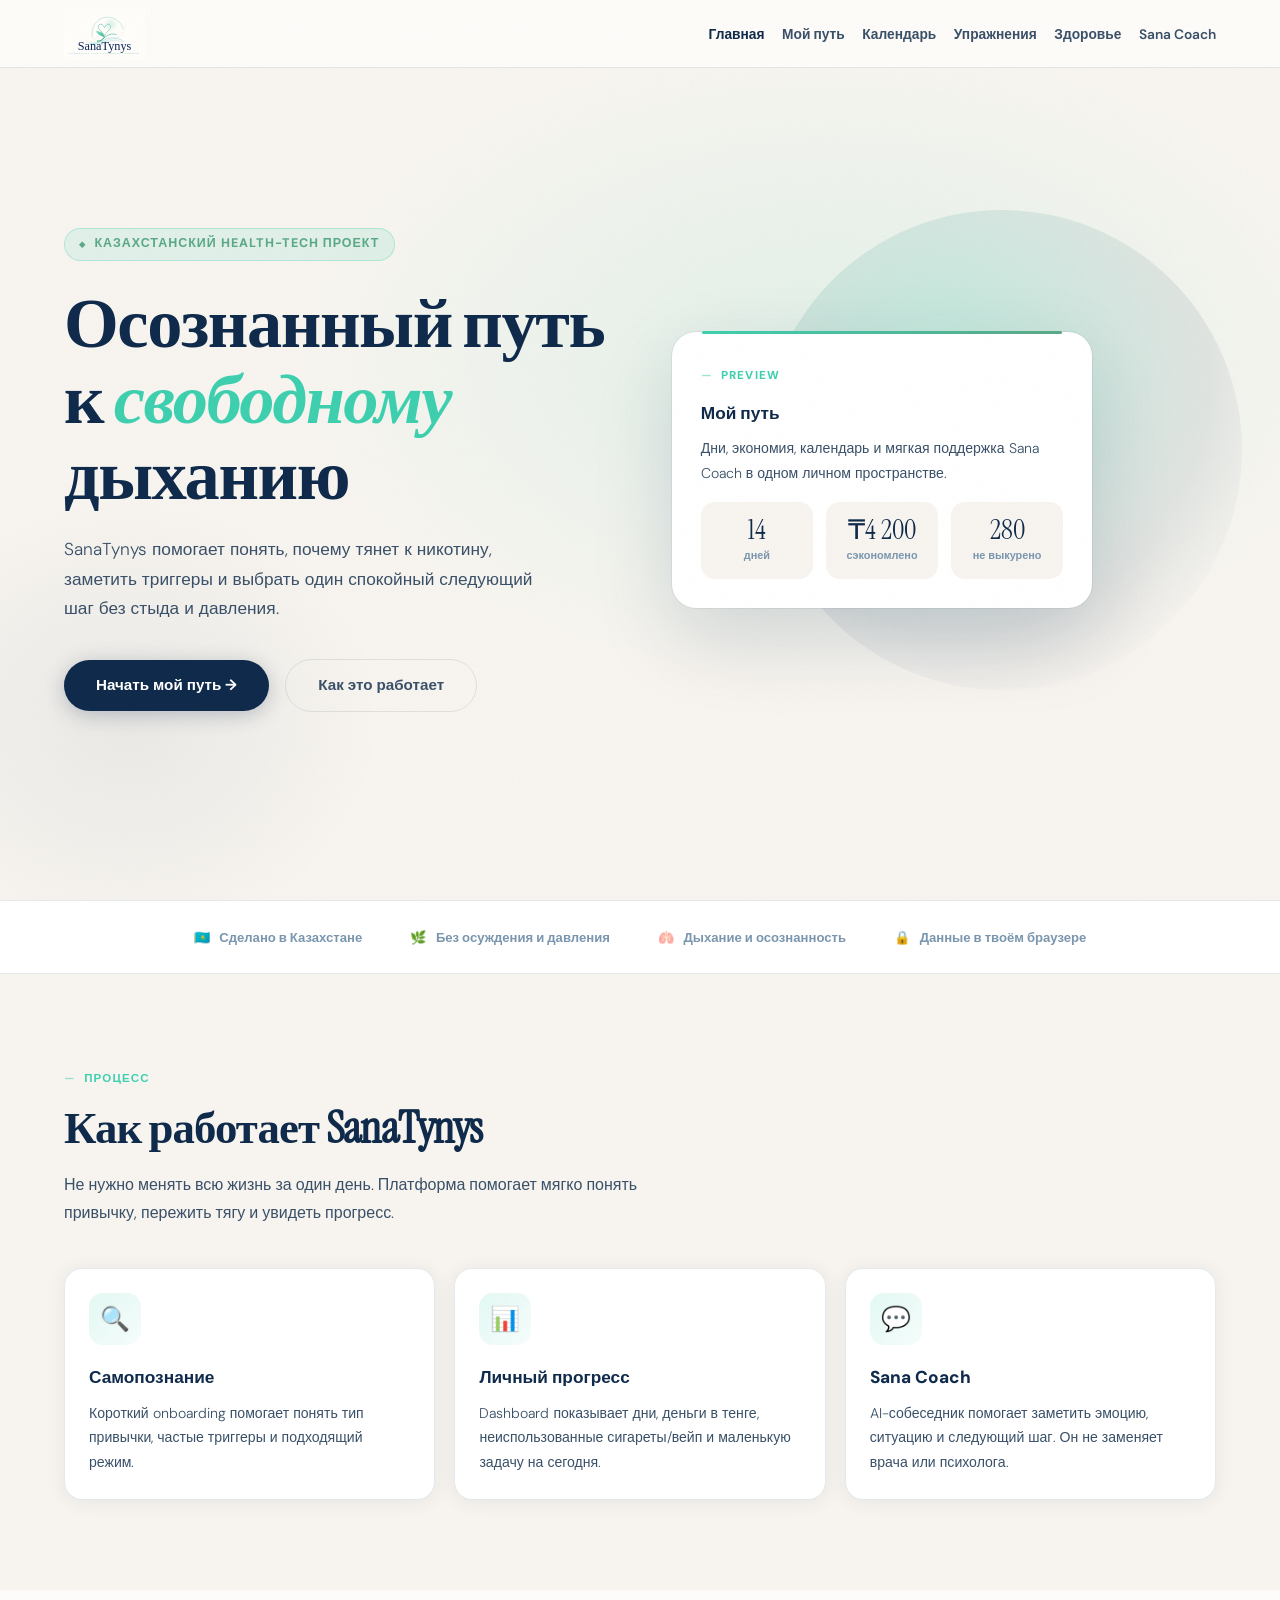
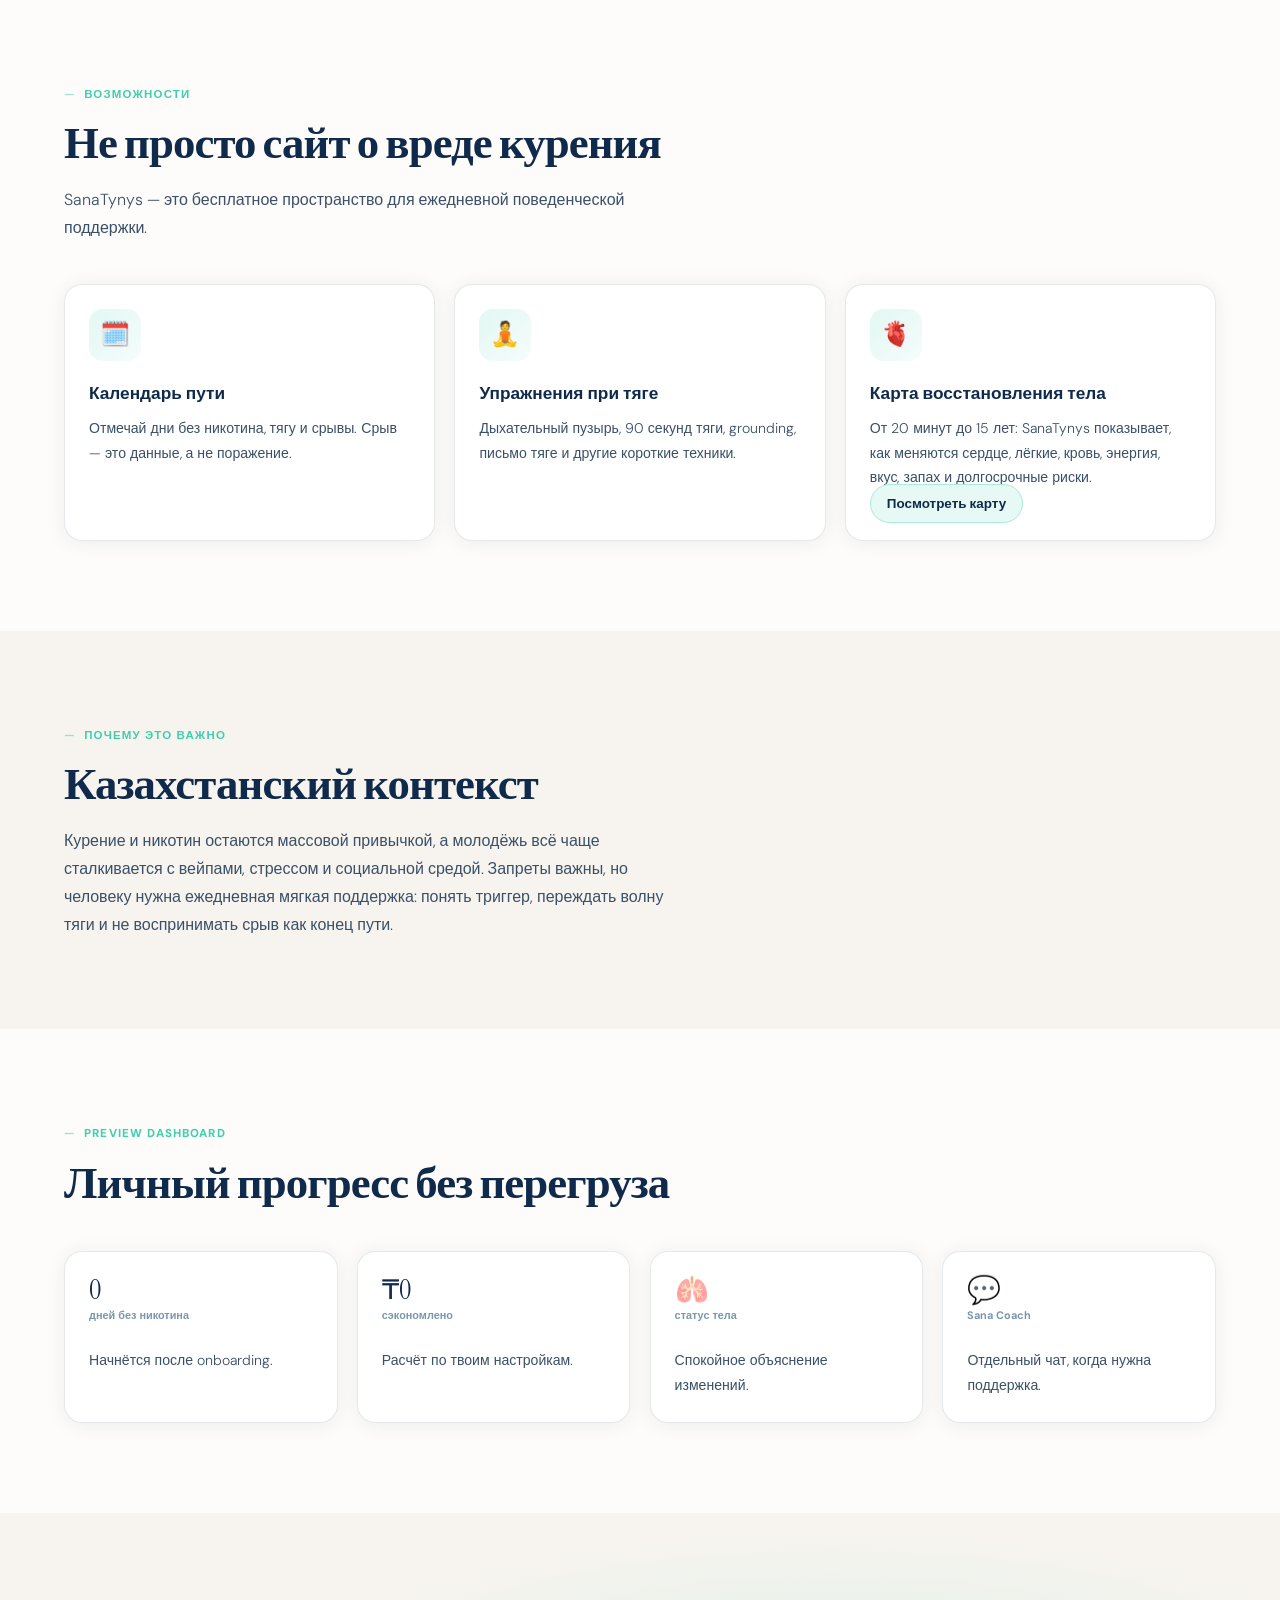
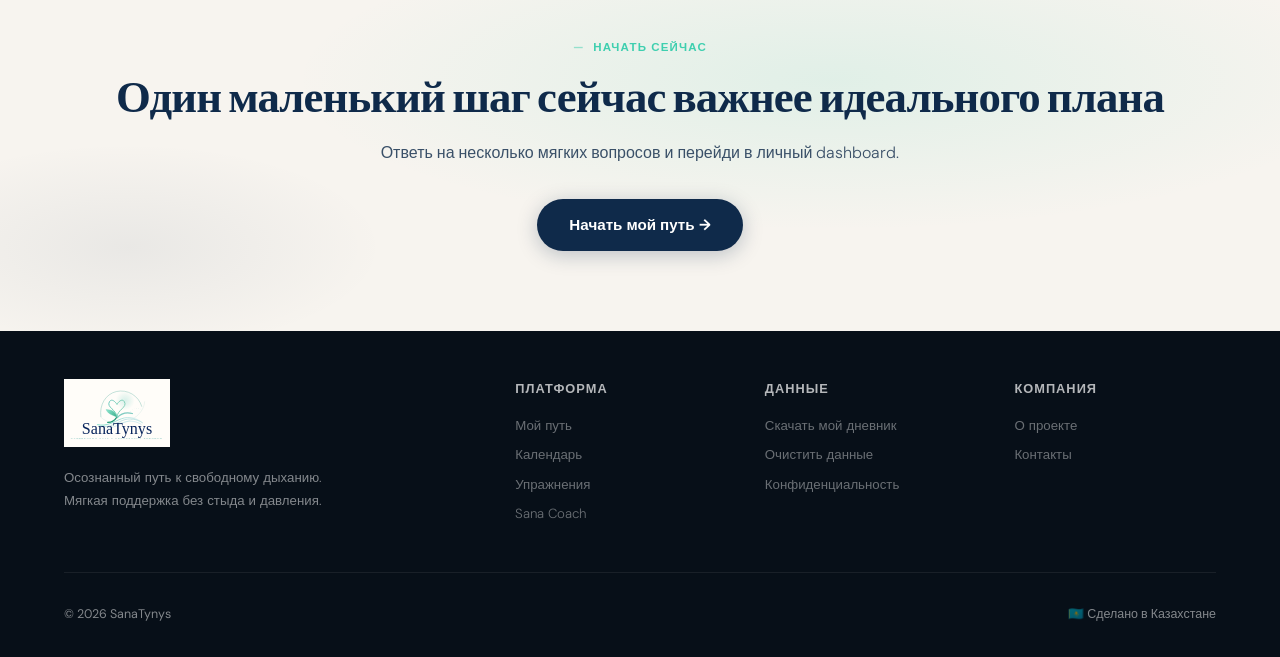
<file: index.html>
<!DOCTYPE html>
<html lang="ru">
<head>
  <meta charset="UTF-8">
  <meta name="viewport" content="width=device-width, initial-scale=1.0">
  <title>SanaTynys — Осознанный путь к свободному дыханию</title>
  <link rel="stylesheet" href="styles.css">
</head>
<body>
<nav id="navbar">
  <a class="logo" href="index.html" aria-label="SanaTynys"><img src="assets/sanatynys-logo.svg" alt="SanaTynys"></a>
  <button class="nav-toggle" type="button">Меню</button>
  <ul class="nav-links">
    <li><a href="index.html">Главная</a></li>
    <li><a href="dashboard.html">Мой путь</a></li>
    <li><a href="calendar.html">Календарь</a></li>
    <li><a href="exercises.html">Упражнения</a></li>
    <li><a href="health.html">Здоровье</a></li>
    <li><a href="coach.html">Sana Coach</a></li>
  </ul>
</nav>

<section class="hero" id="hero">
  <div class="hero-bg"></div>
  <div class="breath-orb"></div>
  <div class="hero-content reveal">
    <div class="hero-badge">Казахстанский health-tech проект</div>
    <h1>Осознанный путь<br>к <em>свободному</em><br>дыханию</h1>
    <p class="hero-sub">SanaTynys помогает понять, почему тянет к никотину, заметить триггеры и выбрать один спокойный следующий шаг без стыда и давления.</p>
    <div class="hero-actions">
      <a href="onboarding.html" class="btn-primary">Начать мой путь →</a>
      <a href="#how" class="btn-outline">Как это работает</a>
    </div>
  </div>
  <div class="hero-visual reveal">
    <div class="dashboard-preview">
      <div class="section-label">Preview</div>
      <h3 class="card-title">Мой путь</h3>
      <p class="card-text">Дни, экономия, календарь и мягкая поддержка Sana Coach в одном личном пространстве.</p>
      <div class="stat-grid">
        <div class="stat-box"><div class="stat-value">14</div><div class="stat-label">дней</div></div>
        <div class="stat-box"><div class="stat-value">₸4 200</div><div class="stat-label">сэкономлено</div></div>
        <div class="stat-box"><div class="stat-value">280</div><div class="stat-label">не выкурено</div></div>
      </div>
    </div>
  </div>
</section>

<div class="trust-bar">
  <div class="trust-item"><span>🇰🇿</span> Сделано в Казахстане</div>
  <div class="trust-item"><span>🌿</span> Без осуждения и давления</div>
  <div class="trust-item"><span>🫁</span> Дыхание и осознанность</div>
  <div class="trust-item"><span>🔒</span> Данные в твоём браузере</div>
</div>

<section class="soft-page" id="how">
  <div class="section-label">Процесс</div>
  <h2 class="section-title">Как работает SanaTynys</h2>
  <p class="section-desc">Не нужно менять всю жизнь за один день. Платформа помогает мягко понять привычку, пережить тягу и увидеть прогресс.</p>
  <div class="feature-grid">
    <div class="feature-card reveal"><div class="feature-icon">🔍</div><div class="feature-title">Самопознание</div><p class="feature-desc">Короткий onboarding помогает понять тип привычки, частые триггеры и подходящий режим.</p></div>
    <div class="feature-card reveal"><div class="feature-icon">📊</div><div class="feature-title">Личный прогресс</div><p class="feature-desc">Dashboard показывает дни, деньги в тенге, неиспользованные сигареты/вейп и маленькую задачу на сегодня.</p></div>
    <div class="feature-card reveal"><div class="feature-icon">💬</div><div class="feature-title">Sana Coach</div><p class="feature-desc">AI-собеседник помогает заметить эмоцию, ситуацию и следующий шаг. Он не заменяет врача или психолога.</p></div>
  </div>
</section>

<section id="features">
  <div class="section-label">Возможности</div>
  <h2 class="section-title">Не просто сайт о вреде курения</h2>
  <p class="section-desc">SanaTynys — это бесплатное пространство для ежедневной поведенческой поддержки.</p>
  <div class="feature-grid">
    <div class="feature-card reveal"><div class="feature-icon">🗓️</div><div class="feature-title">Календарь пути</div><p class="feature-desc">Отмечай дни без никотина, тягу и срывы. Срыв — это данные, а не поражение.</p></div>
    <div class="feature-card reveal"><div class="feature-icon">🧘</div><div class="feature-title">Упражнения при тяге</div><p class="feature-desc">Дыхательный пузырь, 90 секунд тяги, grounding, письмо тяге и другие короткие техники.</p></div>
    <div class="feature-card reveal">
      <div class="feature-icon">🫀</div>
      <div class="feature-title">Карта восстановления тела</div>
      <p class="feature-desc">От 20 минут до 15 лет: SanaTynys показывает, как меняются сердце, лёгкие, кровь, энергия, вкус, запах и долгосрочные риски.</p>
      <a class="mini-btn mint mt" href="health.html">Посмотреть карту</a>
    </div>
  </div>
</section>

<section class="soft-page">
  <div class="section-label">Почему это важно</div>
  <h2 class="section-title">Казахстанский контекст</h2>
  <p class="section-desc">Курение и никотин остаются массовой привычкой, а молодёжь всё чаще сталкивается с вейпами, стрессом и социальной средой. Запреты важны, но человеку нужна ежедневная мягкая поддержка: понять триггер, переждать волну тяги и не воспринимать срыв как конец пути.</p>
</section>

<section>
  <div class="section-label">Preview dashboard</div>
  <h2 class="section-title">Личный прогресс без перегруза</h2>
  <div class="dashboard-grid">
    <div class="dashboard-card reveal"><div class="stat-value">0</div><div class="stat-label">дней без никотина</div><p class="card-text mt">Начнётся после onboarding.</p></div>
    <div class="dashboard-card reveal"><div class="stat-value">₸0</div><div class="stat-label">сэкономлено</div><p class="card-text mt">Расчёт по твоим настройкам.</p></div>
    <div class="dashboard-card reveal"><div class="stat-value">🫁</div><div class="stat-label">статус тела</div><p class="card-text mt">Спокойное объяснение изменений.</p></div>
    <div class="dashboard-card reveal"><div class="stat-value">💬</div><div class="stat-label">Sana Coach</div><p class="card-text mt">Отдельный чат, когда нужна поддержка.</p></div>
  </div>
</section>

<section class="hero" style="min-height:auto;">
  <div class="hero-bg"></div>
  <div class="hero-content center" style="grid-column:1/-1;margin:auto;">
    <div class="section-label" style="justify-content:center;">Начать сейчас</div>
    <h2 class="section-title">Один маленький шаг сейчас важнее идеального плана</h2>
    <p class="section-desc" style="margin:0 auto 2rem;">Ответь на несколько мягких вопросов и перейди в личный dashboard.</p>
    <a href="onboarding.html" class="btn-primary">Начать мой путь →</a>
  </div>
</section>

<footer>
  <div class="footer-inner">
    <div class="footer-brand"><a class="logo" href="index.html" aria-label="SanaTynys"><img src="assets/sanatynys-logo.svg" alt="SanaTynys"></a><p>Осознанный путь к свободному дыханию. Мягкая поддержка без стыда и давления.</p></div>
    <div class="footer-col"><h4>Платформа</h4><a href="dashboard.html">Мой путь</a><a href="calendar.html">Календарь</a><a href="exercises.html">Упражнения</a><a href="coach.html">Sana Coach</a></div>
    <div class="footer-col"><h4>Данные</h4><a href="#" data-download-journal>Скачать мой дневник</a><a href="#" data-clear-data>Очистить данные</a><a href="#">Конфиденциальность</a></div>
    <div class="footer-col"><h4>Компания</h4><a href="#">О проекте</a><a href="#">Контакты</a></div>
  </div>
  <div class="footer-bottom"><span>© 2026 SanaTynys</span><span>🇰🇿 Сделано в Казахстане</span></div>
</footer>

<script src="app.js"></script>
</body>
</html>
</file>
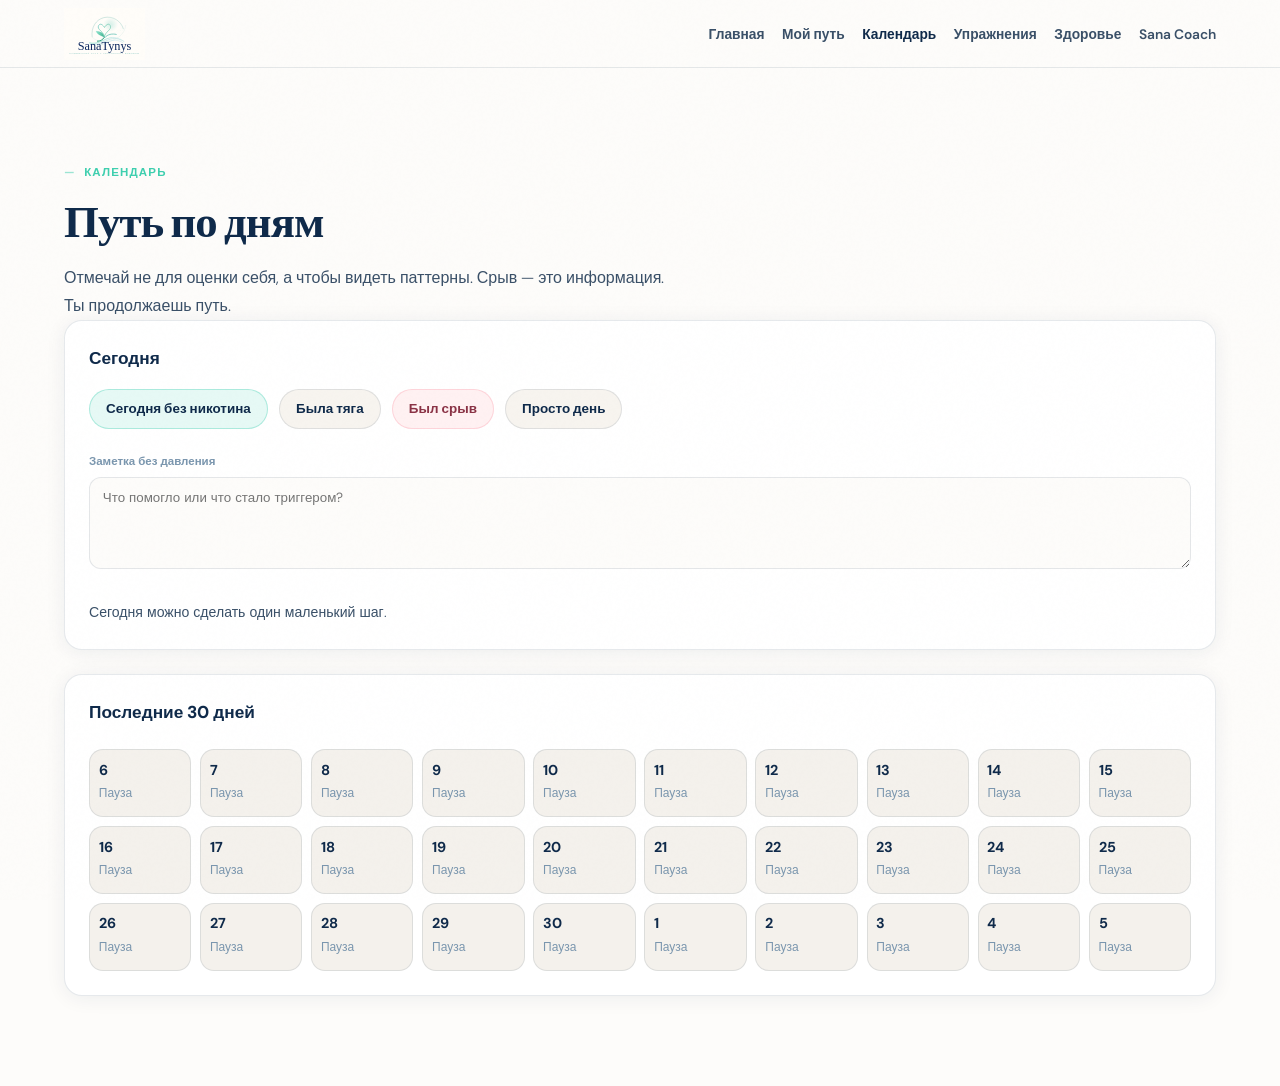
<file: calendar.html>
<!DOCTYPE html>
<html lang="ru">
<head>
  <meta charset="UTF-8">
  <meta name="viewport" content="width=device-width, initial-scale=1.0">
  <title>SanaTynys — Календарь пути</title>
  <link rel="stylesheet" href="styles.css">
</head>
<body>
<nav id="navbar">
  <a class="logo" href="index.html" aria-label="SanaTynys"><img src="assets/sanatynys-logo.svg" alt="SanaTynys"></a>
  <button class="nav-toggle" type="button">Меню</button>
  <ul class="nav-links">
    <li><a href="index.html">Главная</a></li>
    <li><a href="dashboard.html">Мой путь</a></li>
    <li><a href="calendar.html">Календарь</a></li>
    <li><a href="exercises.html">Упражнения</a></li>
    <li><a href="health.html">Здоровье</a></li>
    <li><a href="coach.html">Sana Coach</a></li>
  </ul>
</nav>

<main class="page-shell">
  <section>
    <div class="section-label">Календарь</div>
    <h1 class="section-title">Путь по дням</h1>
    <p class="section-desc">Отмечай не для оценки себя, а чтобы видеть паттерны. Срыв — это информация. Ты продолжаешь путь.</p>

    <div class="panel reveal">
      <h2 class="card-title">Сегодня</h2>
      <div class="choice-grid">
        <button class="mini-btn mint" data-status="smoke_free">Сегодня без никотина</button>
        <button class="mini-btn" data-status="craving">Была тяга</button>
        <button class="mini-btn rose" data-status="relapse">Был срыв</button>
        <button class="mini-btn" data-status="skipped">Просто день</button>
      </div>
      <div class="field-group mt">
        <label for="calendarNote">Заметка без давления</label>
        <textarea id="calendarNote" placeholder="Что помогло или что стало триггером?"></textarea>
      </div>
      <p class="card-text mt" id="calendarMessage">Сегодня можно сделать один маленький шаг.</p>
    </div>

    <div class="panel reveal mt">
      <h2 class="card-title">Последние 30 дней</h2>
      <div class="calendar-grid" id="calendarGrid"></div>
    </div>
  </section>
</main>

<script src="app.js"></script>
<script>
  function render() {
    SanaApp.renderMiniCalendar('#calendarGrid', 30);
  }
  document.querySelectorAll('[data-status]').forEach(button => {
    button.addEventListener('click', () => {
      const note = document.getElementById('calendarNote').value.trim();
      SanaApp.saveCalendarEntry(button.dataset.status, note);
      document.getElementById('calendarMessage').textContent = button.dataset.status === 'relapse'
        ? 'Срыв — это информация. Ты не начинаешь с нуля.'
        : 'Отметка сохранена. Ты продолжаешь путь.';
      render();
    });
  });
  render();
</script>
</body>
</html>
</file>
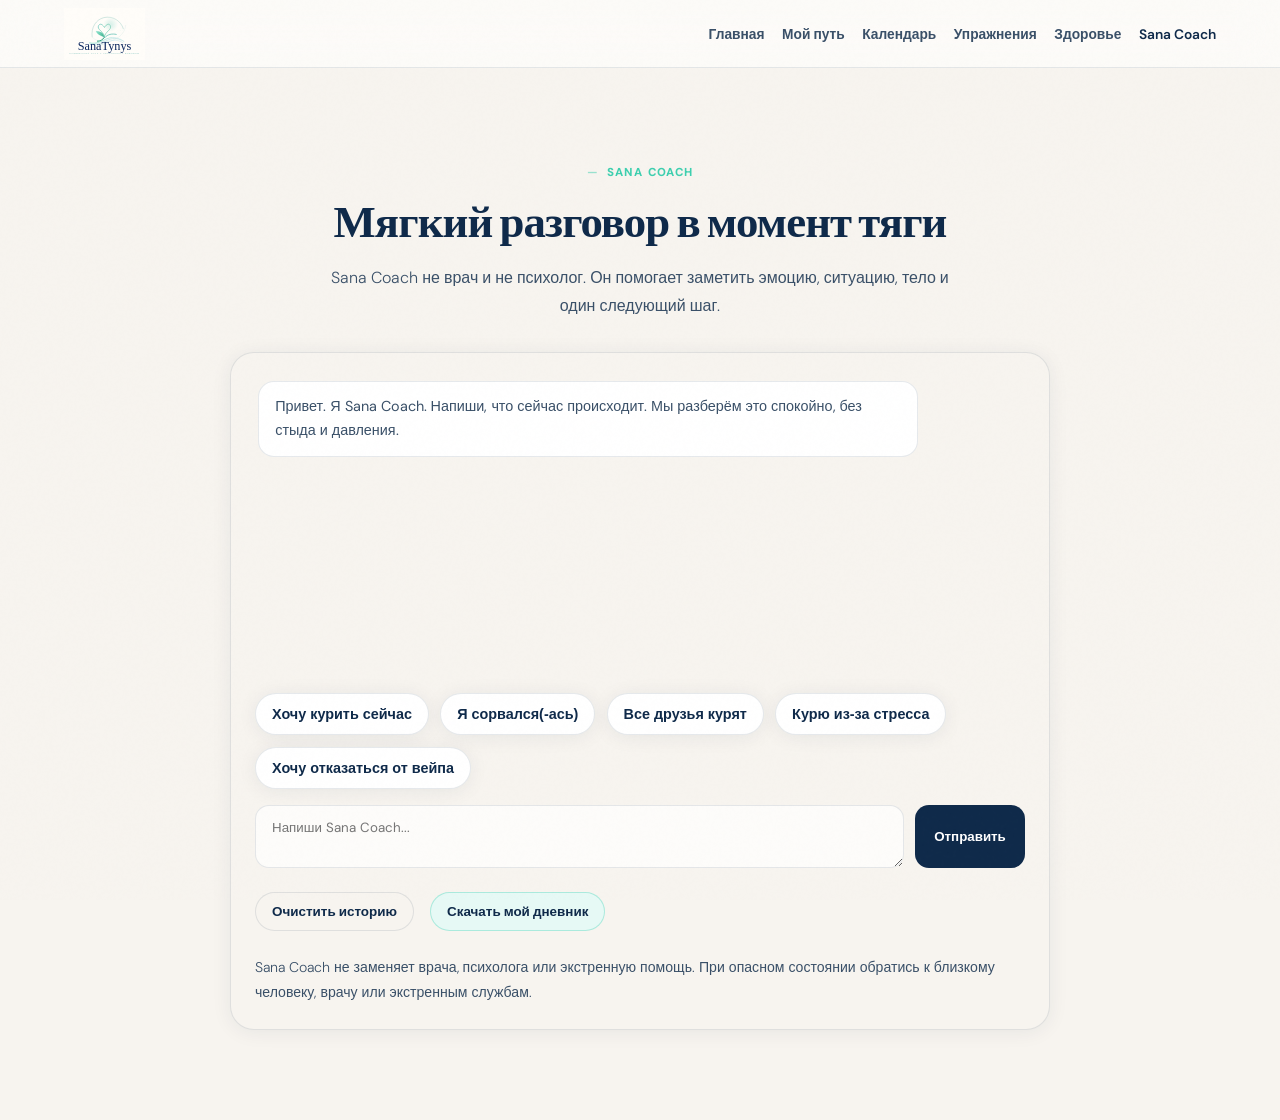
<file: coach.html>
<!DOCTYPE html>
<html lang="ru">
<head>
  <meta charset="UTF-8">
  <meta name="viewport" content="width=device-width, initial-scale=1.0">
  <title>SanaTynys — Sana Coach</title>
  <link rel="stylesheet" href="styles.css">
</head>
<body class="soft-page">
<nav id="navbar">
  <a class="logo" href="index.html" aria-label="SanaTynys"><img src="assets/sanatynys-logo.svg" alt="SanaTynys"></a>
  <button class="nav-toggle" type="button">Меню</button>
  <ul class="nav-links">
    <li><a href="index.html">Главная</a></li>
    <li><a href="dashboard.html">Мой путь</a></li>
    <li><a href="calendar.html">Календарь</a></li>
    <li><a href="exercises.html">Упражнения</a></li>
    <li><a href="health.html">Здоровье</a></li>
    <li><a href="coach.html">Sana Coach</a></li>
  </ul>
</nav>

<main class="page-shell">
  <section>
    <div class="center">
      <div class="section-label" style="justify-content:center;">Sana Coach</div>
      <h1 class="section-title">Мягкий разговор в момент тяги</h1>
      <p class="section-desc" style="margin:0 auto;">Sana Coach не врач и не психолог. Он помогает заметить эмоцию, ситуацию, тело и один следующий шаг.</p>
    </div>

    <div class="coach-card">
      <div class="coach-messages" id="coachMessages" aria-live="polite"></div>
      <div class="choice-grid">
        <button class="choice-btn" data-quick="Хочу курить сейчас">Хочу курить сейчас</button>
        <button class="choice-btn" data-quick="Я сорвался(-ась)">Я сорвался(-ась)</button>
        <button class="choice-btn" data-quick="Все друзья курят">Все друзья курят</button>
        <button class="choice-btn" data-quick="Курю из-за стресса">Курю из-за стресса</button>
        <button class="choice-btn" data-quick="Хочу отказаться от вейпа">Хочу отказаться от вейпа</button>
      </div>
      <div class="coach-input-row">
        <textarea class="coach-input" id="coachInput" rows="2" placeholder="Напиши Sana Coach..."></textarea>
        <button class="coach-send-btn" id="coachSendBtn">Отправить</button>
      </div>
      <div class="actions-row mt">
        <button class="mini-btn" id="clearChat">Очистить историю</button>
        <button class="mini-btn mint" data-download-journal>Скачать мой дневник</button>
      </div>
      <p class="card-text mt">Sana Coach не заменяет врача, психолога или экстренную помощь. При опасном состоянии обратись к близкому человеку, врачу или экстренным службам.</p>
    </div>
  </section>
</main>

<script src="app.js"></script>
<script>
  let chat = SanaApp.getStorage(SanaApp.SANA_KEYS.chat, []);
  const messagesEl = document.getElementById('coachMessages');
  const inputEl = document.getElementById('coachInput');
  const sendBtn = document.getElementById('coachSendBtn');

  function addMessage(role, content, extra = '') {
    const div = document.createElement('div');
    div.className = `coach-message ${role}${extra ? ` ${extra}` : ''}`;
    div.innerHTML = SanaApp.formatCoachMessage(content);
    messagesEl.appendChild(div);
    messagesEl.scrollTop = messagesEl.scrollHeight;
    return div;
  }

  function renderChat() {
    messagesEl.innerHTML = '';
    if (!chat.length) {
      addMessage('assistant', 'Привет. Я Sana Coach. Напиши, что сейчас происходит. Мы разберём это спокойно, без стыда и давления.');
      return;
    }
    chat.forEach(item => addMessage(item.role === 'user' ? 'user' : 'assistant', item.content));
  }

  async function sendMessage(text) {
    const message = text.trim();
    if (!message) return;
    chat.push({ role: 'user', content: message });
    SanaApp.setStorage(SanaApp.SANA_KEYS.chat, chat.slice(-100));
    addMessage('user', message);
    inputEl.value = '';
    sendBtn.disabled = true;
    const loading = addMessage('assistant', 'Sana Coach думает...', 'loading');
    const answer = await SanaApp.callSanaCoachAPI(chat);
    loading.className = 'coach-message assistant';
    loading.innerHTML = SanaApp.formatCoachMessage(answer);
    chat.push({ role: 'model', content: answer });
    SanaApp.setStorage(SanaApp.SANA_KEYS.chat, chat.slice(-100));
    sendBtn.disabled = false;
  }

  sendBtn.addEventListener('click', () => sendMessage(inputEl.value));
  inputEl.addEventListener('keydown', event => {
    if (event.key === 'Enter' && !event.shiftKey) {
      event.preventDefault();
      sendMessage(inputEl.value);
    }
  });
  document.querySelectorAll('[data-quick]').forEach(button => button.addEventListener('click', () => sendMessage(button.dataset.quick)));
  document.getElementById('clearChat').addEventListener('click', () => {
    if (!confirm('Очистить историю Sana Coach?')) return;
    chat = [];
    SanaApp.setStorage(SanaApp.SANA_KEYS.chat, []);
    renderChat();
  });
  renderChat();
</script>
</body>
</html>
</file>
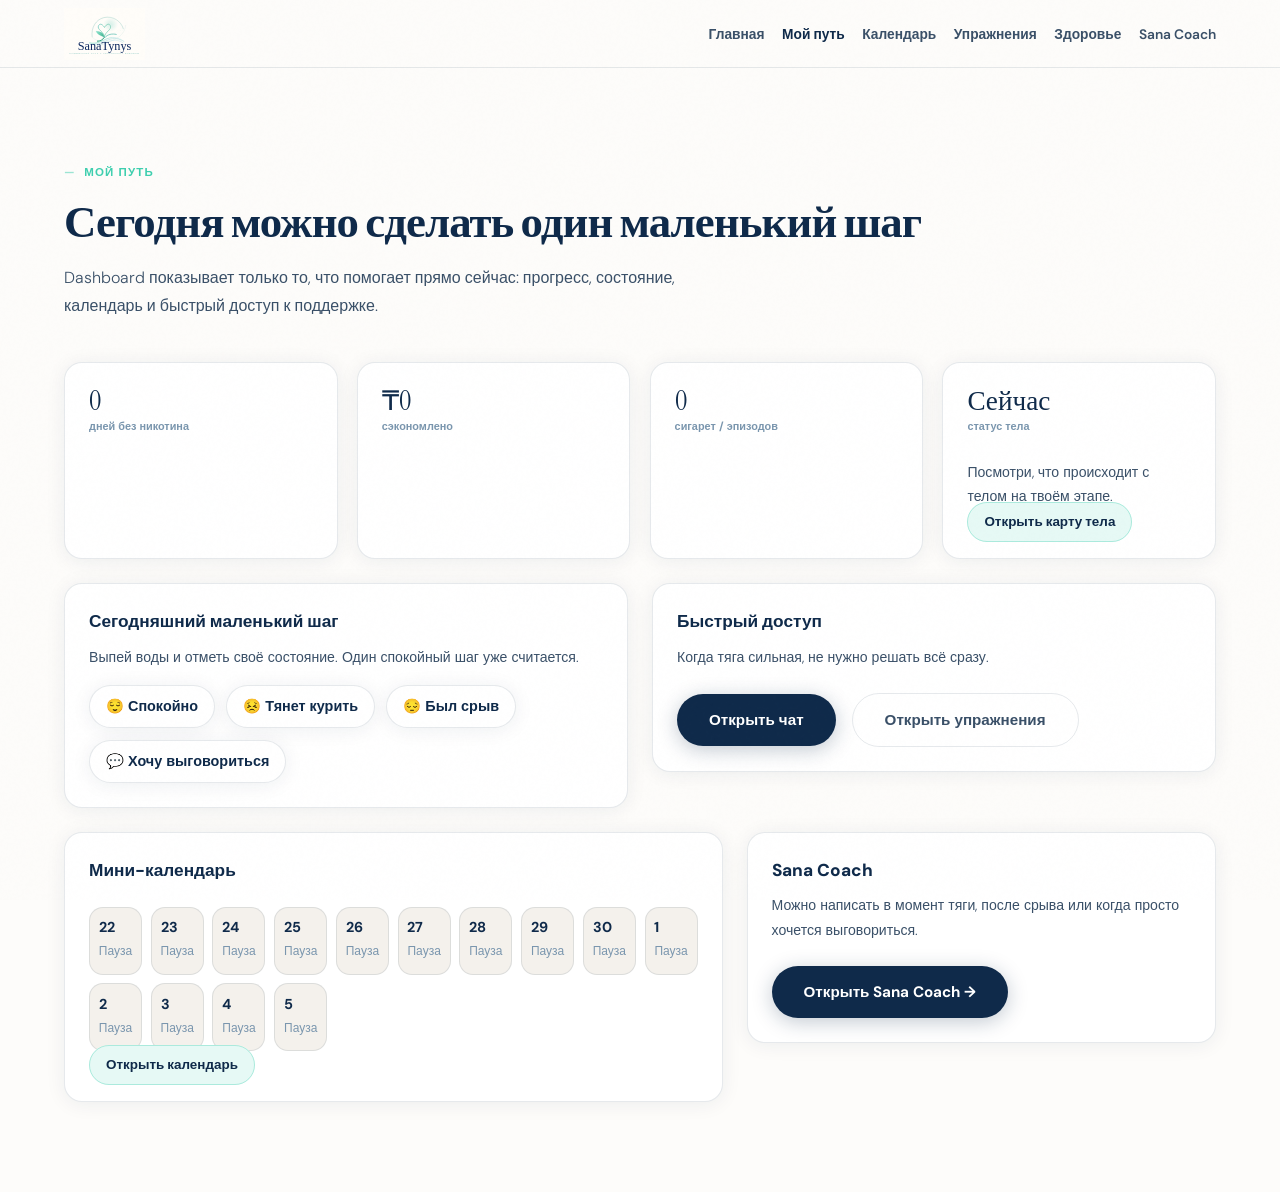
<file: dashboard.html>
<!DOCTYPE html>
<html lang="ru">
<head>
  <meta charset="UTF-8">
  <meta name="viewport" content="width=device-width, initial-scale=1.0">
  <title>SanaTynys — Мой путь</title>
  <link rel="stylesheet" href="styles.css">
</head>
<body>
<nav id="navbar">
  <a class="logo" href="index.html" aria-label="SanaTynys"><img src="assets/sanatynys-logo.svg" alt="SanaTynys"></a>
  <button class="nav-toggle" type="button">Меню</button>
  <ul class="nav-links">
    <li><a href="index.html">Главная</a></li>
    <li><a href="dashboard.html">Мой путь</a></li>
    <li><a href="calendar.html">Календарь</a></li>
    <li><a href="exercises.html">Упражнения</a></li>
    <li><a href="health.html">Здоровье</a></li>
    <li><a href="coach.html">Sana Coach</a></li>
  </ul>
</nav>

<main class="page-shell">
  <section>
    <div class="section-label">Мой путь</div>
    <h1 class="section-title">Сегодня можно сделать один маленький шаг</h1>
    <p class="section-desc">Dashboard показывает только то, что помогает прямо сейчас: прогресс, состояние, календарь и быстрый доступ к поддержке.</p>

    <div class="dashboard-grid">
      <div class="dashboard-card reveal"><div class="stat-value" id="daysValue">0</div><div class="stat-label">дней без никотина</div></div>
      <div class="dashboard-card reveal"><div class="stat-value" id="moneyValue">₸0</div><div class="stat-label">сэкономлено</div></div>
      <div class="dashboard-card reveal"><div class="stat-value" id="avoidedValue">0</div><div class="stat-label" id="avoidedLabel">не использовано</div></div>
      <div class="dashboard-card reveal">
        <div class="stat-value" id="bodyValue">Начало</div>
        <div class="stat-label">статус тела</div>
        <p class="card-text mt">Посмотри, что происходит с телом на твоём этапе.</p>
        <a class="mini-btn mint mt" href="health.html">Открыть карту тела</a>
      </div>
    </div>

    <div class="two-col mt">
      <div class="panel reveal">
        <h2 class="card-title">Сегодняшний маленький шаг</h2>
        <p class="card-text" id="dailyTask">Выпей воды и отметь своё состояние. Один спокойный шаг уже считается.</p>
        <div class="choice-grid">
          <button class="checkin-btn" data-state="Спокойно">😌 Спокойно</button>
          <button class="checkin-btn" data-state="Тянет курить">😣 Тянет курить</button>
          <button class="checkin-btn" data-state="Срыв — это данные">😔 Был срыв</button>
          <button class="checkin-btn" data-state="Хочу выговориться">💬 Хочу выговориться</button>
        </div>
      </div>
      <div class="panel reveal">
        <h2 class="card-title">Быстрый доступ</h2>
        <p class="card-text">Когда тяга сильная, не нужно решать всё сразу.</p>
        <div class="actions-row mt">
          <a href="coach.html" class="btn-primary">Открыть чат</a>
          <a href="exercises.html" class="btn-outline">Открыть упражнения</a>
        </div>
      </div>
    </div>

    <div class="two-col mt">
      <div class="panel reveal">
        <h2 class="card-title">Мини-календарь</h2>
        <div class="calendar-grid" id="miniCalendar"></div>
        <a href="calendar.html" class="mini-btn mint mt">Открыть календарь</a>
      </div>
      <div class="panel reveal">
        <h2 class="card-title">Sana Coach</h2>
        <p class="card-text">Можно написать в момент тяги, после срыва или когда просто хочется выговориться.</p>
        <a href="coach.html" class="btn-primary mt">Открыть Sana Coach →</a>
      </div>
    </div>
  </section>
</main>

<script src="app.js"></script>
<script>
  SanaApp.renderProgressCards();
  SanaApp.renderMiniCalendar('#miniCalendar', 14);
  document.querySelectorAll('.checkin-btn').forEach(button => {
    button.addEventListener('click', () => {
      SanaApp.saveCheckin(button.dataset.state);
      document.getElementById('dailyTask').textContent = button.dataset.state.includes('Тянет')
        ? 'Попробуй 2 минуты: вода, медленный выдох и один шаг в сторону от триггера.'
        : 'Отметка сохранена. Ты продолжаешь путь.';
    });
  });
</script>
</body>
</html>
</file>
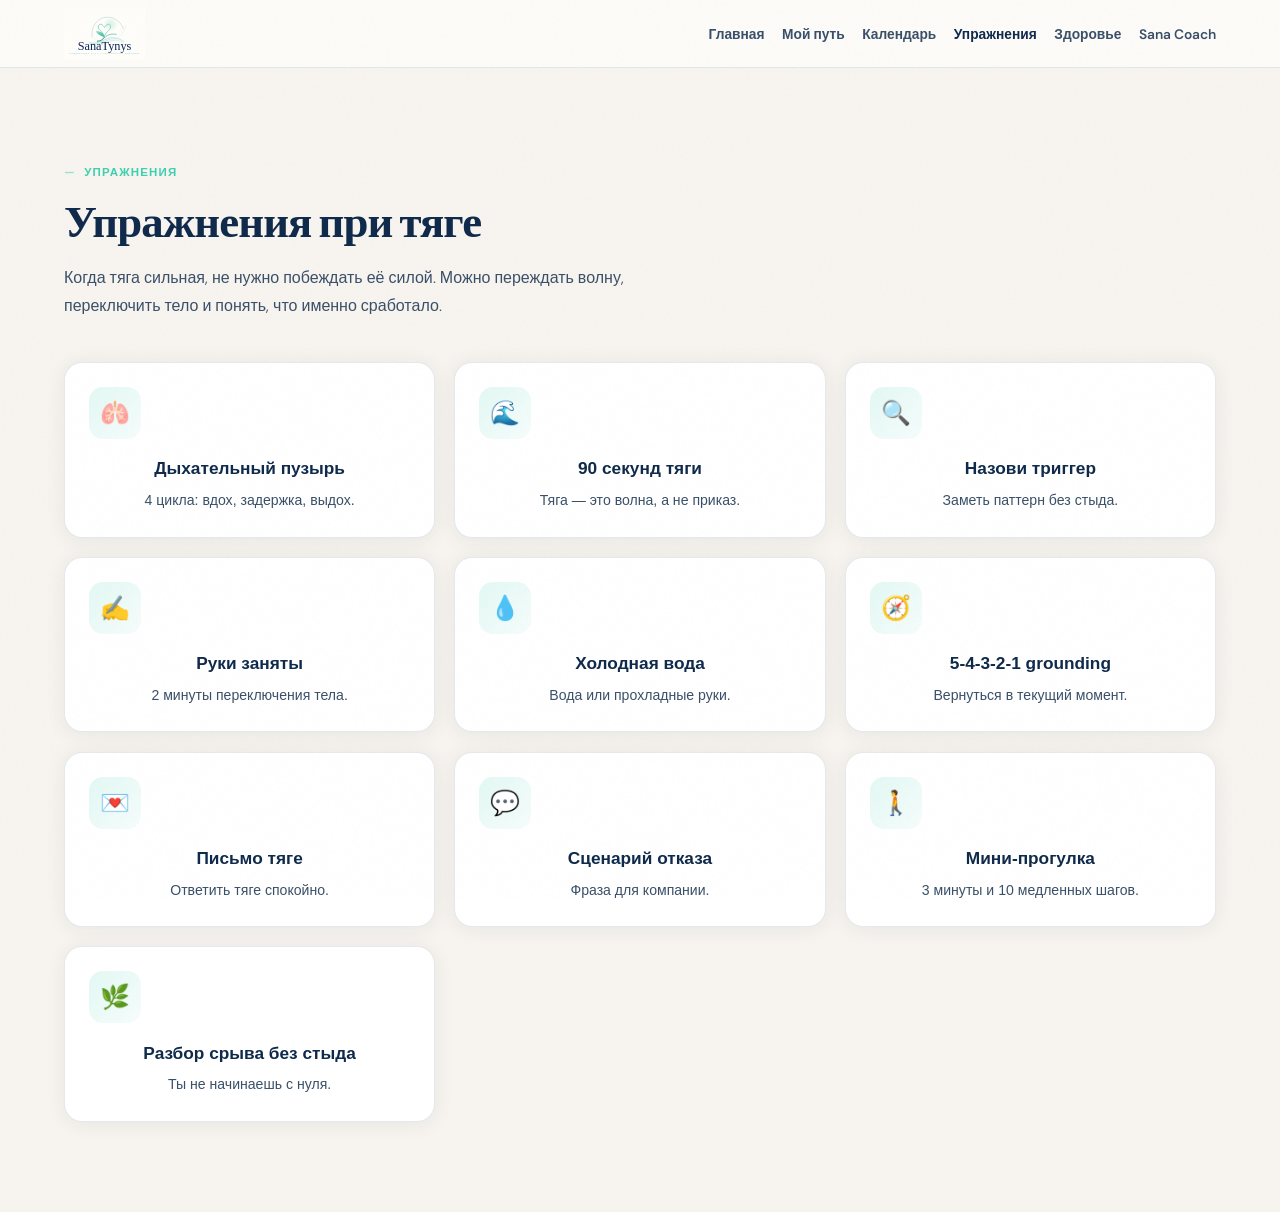
<file: exercises.html>
<!DOCTYPE html>
<html lang="ru">
<head>
  <meta charset="UTF-8">
  <meta name="viewport" content="width=device-width, initial-scale=1.0">
  <title>SanaTynys — Упражнения при тяге</title>
  <link rel="stylesheet" href="styles.css">
</head>
<body class="soft-page">
<nav id="navbar">
  <a class="logo" href="index.html" aria-label="SanaTynys"><img src="assets/sanatynys-logo.svg" alt="SanaTynys"></a>
  <button class="nav-toggle" type="button">Меню</button>
  <ul class="nav-links">
    <li><a href="index.html">Главная</a></li>
    <li><a href="dashboard.html">Мой путь</a></li>
    <li><a href="calendar.html">Календарь</a></li>
    <li><a href="exercises.html">Упражнения</a></li>
    <li><a href="health.html">Здоровье</a></li>
    <li><a href="coach.html">Sana Coach</a></li>
  </ul>
</nav>

<main class="page-shell">
  <section>
    <div class="section-label">Упражнения</div>
    <h1 class="section-title">Упражнения при тяге</h1>
    <p class="section-desc">Когда тяга сильная, не нужно побеждать её силой. Можно переждать волну, переключить тело и понять, что именно сработало.</p>
    <div class="exercise-grid" id="exerciseGrid"></div>
  </section>
</main>

<div class="modal" id="exerciseModal">
  <div class="modal-panel">
    <div class="modal-head">
      <h2 class="card-title" id="modalTitle">Упражнение</h2>
      <button class="close-btn" id="closeModal">Закрыть</button>
    </div>
    <div id="modalBody"></div>
  </div>
</div>

<script src="app.js"></script>
<script>
  const exercises = [
    { id: 'breath-orb', icon: '🫁', title: 'Дыхательный пузырь', desc: '4 цикла: вдох, задержка, выдох.' },
    { id: 'craving-90', icon: '🌊', title: '90 секунд тяги', desc: 'Тяга — это волна, а не приказ.' },
    { id: 'name-trigger', icon: '🔍', title: 'Назови триггер', desc: 'Заметь паттерн без стыда.' },
    { id: 'hands-busy', icon: '✍️', title: 'Руки заняты', desc: '2 минуты переключения тела.' },
    { id: 'cold-water', icon: '💧', title: 'Холодная вода', desc: 'Вода или прохладные руки.' },
    { id: 'grounding', icon: '🧭', title: '5-4-3-2-1 grounding', desc: 'Вернуться в текущий момент.' },
    { id: 'letter-craving', icon: '💌', title: 'Письмо тяге', desc: 'Ответить тяге спокойно.' },
    { id: 'refusal-script', icon: '💬', title: 'Сценарий отказа', desc: 'Фраза для компании.' },
    { id: 'mini-walk', icon: '🚶', title: 'Мини-прогулка', desc: '3 минуты и 10 медленных шагов.' },
    { id: 'relapse-review', icon: '🌿', title: 'Разбор срыва без стыда', desc: 'Ты не начинаешь с нуля.' }
  ];
  const grid = document.getElementById('exerciseGrid');
  const modal = document.getElementById('exerciseModal');
  const modalTitle = document.getElementById('modalTitle');
  const modalBody = document.getElementById('modalBody');

  exercises.forEach(ex => {
    const card = document.createElement('button');
    card.className = 'exercise-card reveal';
    card.type = 'button';
    card.innerHTML = `<div class="feature-icon">${ex.icon}</div><div class="feature-title">${ex.title}</div><p class="feature-desc">${ex.desc}</p>`;
    card.addEventListener('click', () => openExercise(ex.id));
    grid.appendChild(card);
  });

  function openExercise(id) {
    const ex = exercises.find(item => item.id === id);
    modalTitle.textContent = ex.title;
    modalBody.innerHTML = renderExercise(id);
    modal.classList.add('open');
    bindExercise(id);
  }

  function finishExercise(type, result = {}) {
    SanaApp.saveExerciseResult(type, result);
    modalBody.insertAdjacentHTML('beforeend', '<p class="card-text mt"><strong>Сохранено.</strong> Один маленький шаг уже считается.</p>');
  }

  function renderExercise(id) {
    if (id === 'breath-orb') return '<div class="big-orb"></div><h3 class="center section-title" id="breathPhase">Готов(а)?</h3><p class="center card-text" id="breathTimer">4 цикла: вдох 4 · задержка 7 · выдох 8.</p><div class="actions-row" style="justify-content:center;"><button class="btn-primary" data-start-breath>Начать</button><button class="mini-btn" data-pause-timer>Пауза</button><button class="mini-btn mint" data-finish>Завершить</button></div>';
    if (id === 'craving-90') return '<div class="craving-wave"></div><h3 class="center section-title" id="timer">90</h3><p class="center card-text">Тяга — это волна, а не приказ.</p><div class="choice-grid"><button class="choice-btn" data-result="да">Стало слабее</button><button class="choice-btn" data-result="немного">Немного</button><button class="choice-btn" data-result="нет">Пока нет</button></div>';
    if (id === 'name-trigger') return choiceHtml(['стресс','скука','компания','кофе','после еды','тревога','злость','одиночество','маршрут','не знаю'], 'trigger');
    if (id === 'hands-busy') return '<h3 class="center section-title" id="handsTimer">120</h3><p class="card-text">Выбери действие на 2 минуты.</p>' + choiceHtml(['сжать антистресс','покрутить ручку','нарисовать линию','выпить воды','сложить бумагу','написать одно слово'], 'hands');
    if (id === 'cold-water') return '<div class="craving-wave"></div><p class="card-text">Выпей воду или умой руки прохладной водой. Заметь тело.</p><div class="choice-grid"><button class="choice-btn" data-result="стало легче">Стало легче</button><button class="choice-btn" data-result="без изменений">Без изменений</button></div>';
    if (id === 'grounding') return '<div class="feature-grid">' + ['5 вещей, которые вижу','4 звука, которые слышу','3 ощущения в теле','2 запаха','1 фраза поддержки себе'].map(t => `<div class="card"><div class="card-title">${t}</div><textarea placeholder="Запиши коротко..."></textarea></div>`).join('') + '</div><button class="btn-primary mt" data-finish>Сохранить</button>';
    if (id === 'letter-craving') return '<div class="field-group"><label>Если бы тяга говорила, что бы она сказала?</label><textarea id="cravingSays"></textarea></div><div class="field-group mt"><label>Что ты можешь ответить ей спокойно?</label><textarea id="cravingAnswer"></textarea></div><button class="btn-primary mt" data-finish>Сохранить письмо</button>';
    if (id === 'refusal-script') return choiceHtml(['Не сегодня, я проверяю себя','Я сейчас без никотина','Я выйду с вами, но курить не буду','Мне важно продержаться сегодня','Свой ответ'], 'refusal');
    if (id === 'mini-walk') return '<div class="progress-ring"></div><h3 class="center section-title" id="walkTimer">180</h3><p class="center card-text">Встань, пройдись, почувствуй стопы, сделай 10 медленных шагов.</p><div class="field-group"><label>Оцени тягу от 1 до 10 после прогулки</label><input type="number" min="1" max="10" id="walkCraving"></div><button class="btn-primary mt" data-finish>Завершить</button>';
    return '<div class="form-grid"><div class="field-group"><label>Где произошло?</label><input id="relapseWhere"></div><div class="field-group"><label>С кем?</label><input id="relapseWith"></div><div class="field-group"><label>Какая эмоция была до?</label><input id="relapseEmotion"></div><div class="field-group"><label>Что попробовать в следующий раз?</label><input id="relapseNext"></div></div><p class="card-text mt">Ты не начинаешь с нуля. Теперь у тебя есть данные.</p><div class="actions-row mt"><button class="btn-primary" data-finish>Сохранить разбор</button><a class="btn-outline" href="coach.html">Обсудить с Sana Coach</a></div>';
  }

  function choiceHtml(items, kind) {
    return `<div class="choice-grid">${items.map(item => `<button class="choice-btn" data-kind="${kind}" data-result="${item}">${item}</button>`).join('')}</div><p class="card-text mt">Это не про силу воли. Это паттерн, который мы заметили.</p>`;
  }

  function bindExercise(id) {
    let countdown;
    const startCountdown = (elementId, seconds, doneText) => {
      clearInterval(countdown);
      let left = seconds;
      const el = document.getElementById(elementId);
      if (el) el.textContent = left;
      countdown = setInterval(() => {
        left -= 1;
        if (el) el.textContent = left > 0 ? left : doneText;
        if (left <= 0) {
          clearInterval(countdown);
          finishExercise(id, { completed: true, timer: seconds });
        }
      }, 1000);
    };
    if (id === 'breath-orb') {
      const phases = [
        ['Вдох', 4], ['Задержка', 7], ['Выдох', 8],
        ['Вдох', 4], ['Задержка', 7], ['Выдох', 8],
        ['Вдох', 4], ['Задержка', 7], ['Выдох', 8],
        ['Вдох', 4], ['Задержка', 7], ['Выдох', 8]
      ];
      let phaseIndex = 0;
      let phaseLeft = phases[0][1];
      const runBreath = () => {
        clearInterval(countdown);
        countdown = setInterval(() => {
          const phase = phases[phaseIndex];
          document.getElementById('breathPhase').textContent = phase[0];
          document.getElementById('breathTimer').textContent = `${phaseLeft} сек.`;
          phaseLeft -= 1;
          if (phaseLeft < 0) {
            phaseIndex += 1;
            if (phaseIndex >= phases.length) {
              clearInterval(countdown);
              document.getElementById('breathPhase').textContent = 'Готово';
              finishExercise(id, { cycles: 4 });
              return;
            }
            phaseLeft = phases[phaseIndex][1];
          }
        }, 1000);
      };
      modalBody.querySelector('[data-start-breath]')?.addEventListener('click', runBreath);
      modalBody.querySelector('[data-pause-timer]')?.addEventListener('click', () => clearInterval(countdown));
    }
    if (id === 'craving-90') {
      startCountdown('timer', 90, 'Готово');
    }
    if (id === 'hands-busy') {
      startCountdown('handsTimer', 120, 'Готово');
    }
    if (id === 'mini-walk') {
      startCountdown('walkTimer', 180, 'Готово');
    }
    modalBody.querySelectorAll('[data-result]').forEach(button => {
      button.addEventListener('click', () => {
        if (button.dataset.kind === 'trigger') SanaApp.recordTrigger(button.dataset.result, 'exercise');
        finishExercise(id, { value: button.dataset.result });
      });
    });
    modalBody.querySelectorAll('[data-finish]').forEach(button => button.addEventListener('click', () => {
      if (id === 'relapse-review') {
        const reviews = SanaApp.getStorage(SanaApp.SANA_KEYS.relapses, []);
        reviews.push({
          where: document.getElementById('relapseWhere')?.value || '',
          with: document.getElementById('relapseWith')?.value || '',
          emotion: document.getElementById('relapseEmotion')?.value || '',
          next: document.getElementById('relapseNext')?.value || '',
          createdAt: new Date().toISOString()
        });
        SanaApp.setStorage(SanaApp.SANA_KEYS.relapses, reviews.slice(-80));
      }
      finishExercise(id, { completed: true });
    }));
  }

  document.getElementById('closeModal').addEventListener('click', () => modal.classList.remove('open'));
  modal.addEventListener('click', event => { if (event.target === modal) modal.classList.remove('open'); });
</script>
</body>
</html>
</file>
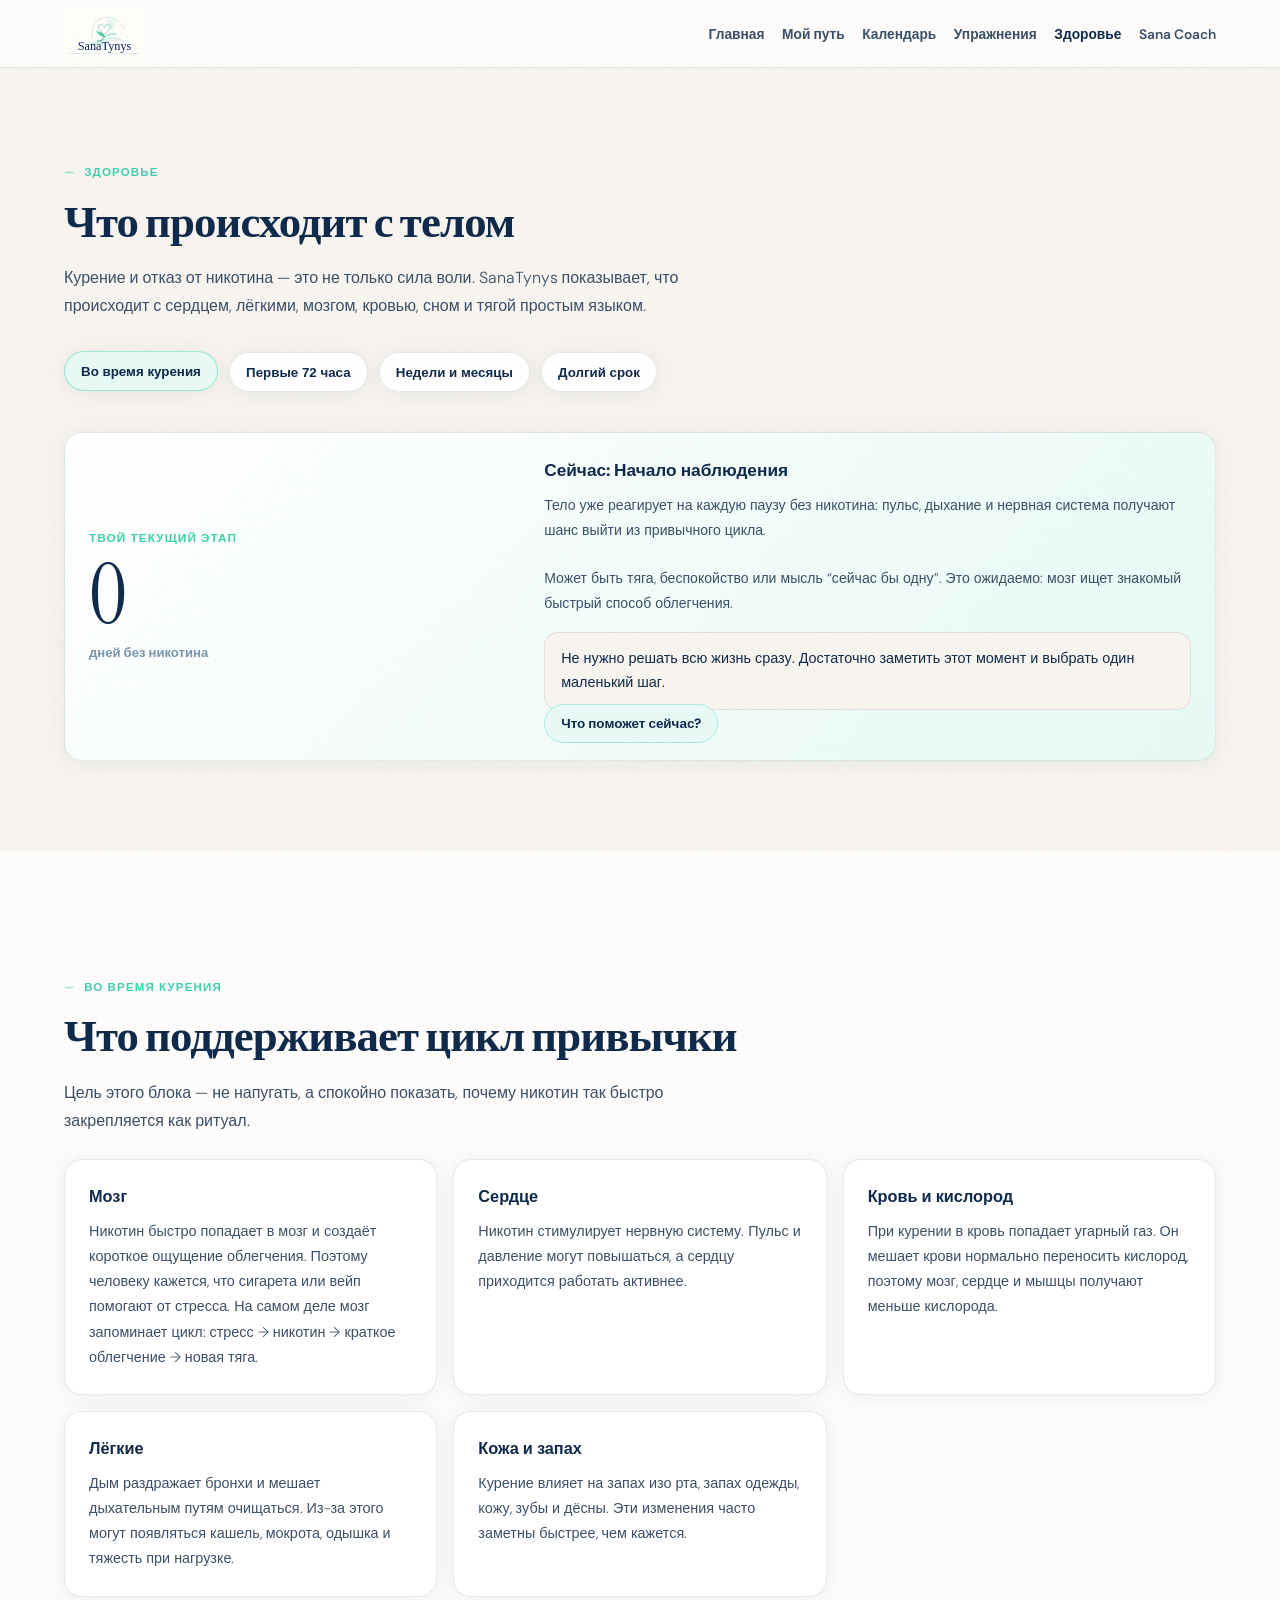
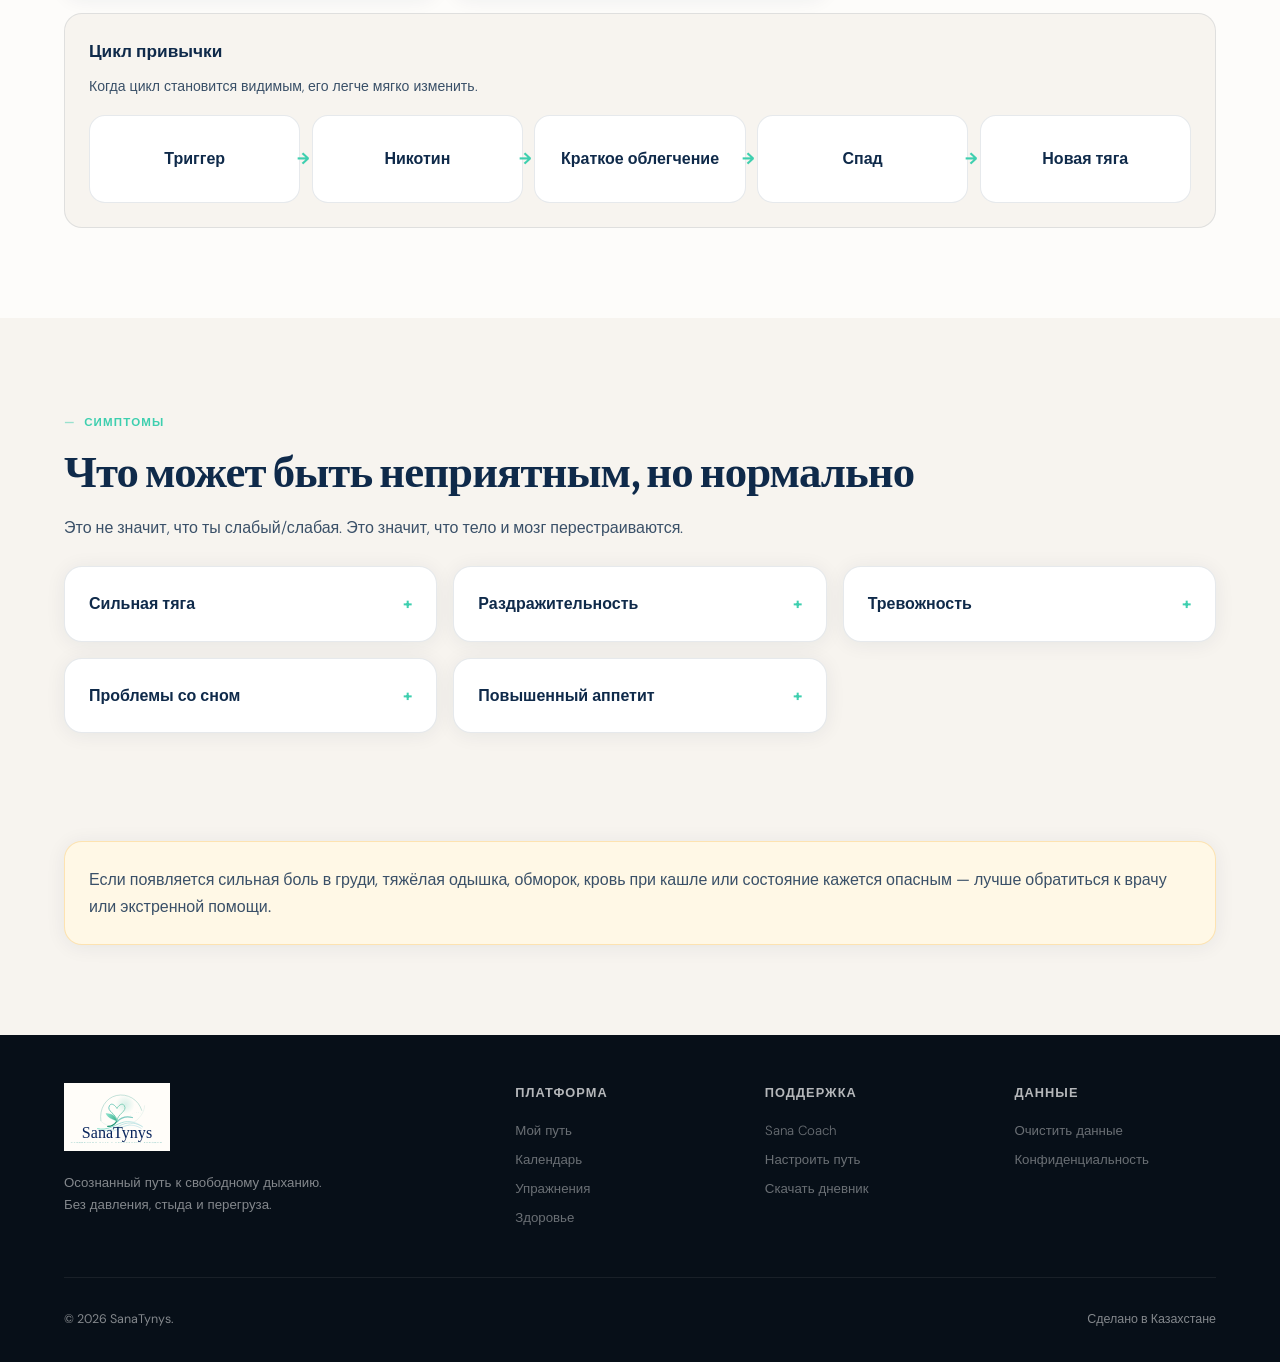
<file: health.html>
<!DOCTYPE html>
<html lang="ru">
<head>
<meta charset="UTF-8">
<meta name="viewport" content="width=device-width, initial-scale=1.0">
<title>SanaTynys — Здоровье</title>
<link rel="stylesheet" href="styles.css">
</head>
<body>
<nav id="navbar">
  <a class="logo" href="index.html" aria-label="SanaTynys"><img src="assets/sanatynys-logo.svg" alt="SanaTynys"></a>
  <button class="nav-toggle" type="button">Меню</button>
  <ul class="nav-links">
    <li><a href="index.html">Главная</a></li>
    <li><a href="dashboard.html">Мой путь</a></li>
    <li><a href="calendar.html">Календарь</a></li>
    <li><a href="exercises.html">Упражнения</a></li>
    <li><a href="health.html" class="active">Здоровье</a></li>
    <li><a href="coach.html">Sana Coach</a></li>
  </ul>
</nav>

<main class="page-shell">
  <section class="soft-page">
    <div class="section-label">Здоровье</div>
    <h1 class="section-title">Что происходит с телом</h1>
    <p class="section-desc">
      Курение и отказ от никотина — это не только сила воли. SanaTynys показывает, что происходит с сердцем,
      лёгкими, мозгом, кровью, сном и тягой простым языком.
    </p>

    <div class="health-tabs" aria-label="Фильтры карты здоровья">
      <button class="health-tab active" type="button" data-health-tab="smoking">Во время курения</button>
      <button class="health-tab" type="button" data-health-tab="first-hours">Первые 72 часа</button>
      <button class="health-tab" type="button" data-health-tab="weeks-months">Недели и месяцы</button>
      <button class="health-tab" type="button" data-health-tab="long-term">Долгий срок</button>
    </div>

    <div class="current-stage-card reveal" id="currentStageCard">
      <div class="current-stage-layout">
        <div>
          <div class="stage-time">Твой текущий этап</div>
          <div class="current-days" id="currentDays">0</div>
          <div class="current-days-label">дней без никотина</div>
        </div>
        <div>
          <h2 class="card-title" id="currentStageTitle">Сейчас</h2>
          <p class="card-text" id="currentStageBody">Тело уже реагирует на паузу без никотина.</p>
          <p class="card-text mt" id="currentStageFeeling">Тяга может приходить волнами.</p>
          <div class="stage-support" id="currentStageSupport">Один маленький шаг сейчас важнее идеального плана.</div>
          <a class="mini-btn mint mt" href="exercises.html">Что поможет сейчас?</a>
        </div>
      </div>
    </div>
  </section>

  <section>
    <div class="health-panel active" data-health-panel="smoking">
      <div class="section-label">Во время курения</div>
      <h2 class="section-title">Что поддерживает цикл привычки</h2>
      <p class="section-desc">Цель этого блока — не напугать, а спокойно показать, почему никотин так быстро закрепляется как ритуал.</p>

      <div class="health-grid mt">
        <article class="health-card reveal">
          <h3>Мозг</h3>
          <p>Никотин быстро попадает в мозг и создаёт короткое ощущение облегчения. Поэтому человеку кажется, что сигарета или вейп помогают от стресса. На самом деле мозг запоминает цикл: стресс → никотин → краткое облегчение → новая тяга.</p>
        </article>
        <article class="health-card reveal">
          <h3>Сердце</h3>
          <p>Никотин стимулирует нервную систему. Пульс и давление могут повышаться, а сердцу приходится работать активнее.</p>
        </article>
        <article class="health-card reveal">
          <h3>Кровь и кислород</h3>
          <p>При курении в кровь попадает угарный газ. Он мешает крови нормально переносить кислород, поэтому мозг, сердце и мышцы получают меньше кислорода.</p>
        </article>
        <article class="health-card reveal">
          <h3>Лёгкие</h3>
          <p>Дым раздражает бронхи и мешает дыхательным путям очищаться. Из-за этого могут появляться кашель, мокрота, одышка и тяжесть при нагрузке.</p>
        </article>
        <article class="health-card reveal">
          <h3>Кожа и запах</h3>
          <p>Курение влияет на запах изо рта, запах одежды, кожу, зубы и дёсны. Эти изменения часто заметны быстрее, чем кажется.</p>
        </article>
        <div class="habit-cycle reveal">
          <h3 class="card-title">Цикл привычки</h3>
          <p class="card-text">Когда цикл становится видимым, его легче мягко изменить.</p>
          <div class="cycle-row" aria-label="Триггер Никотин Краткое облегчение Спад Новая тяга">
            <div class="cycle-node">Триггер</div>
            <div class="cycle-node">Никотин</div>
            <div class="cycle-node">Краткое облегчение</div>
            <div class="cycle-node">Спад</div>
            <div class="cycle-node">Новая тяга</div>
          </div>
        </div>
      </div>
    </div>

    <div class="health-panel" data-health-panel="first-hours">
      <div class="section-label">Первые 72 часа</div>
      <h2 class="section-title">Первые изменения</h2>
      <p class="section-desc">В это время тяга может быть заметной, но тело уже начинает перестраиваться.</p>
      <div class="health-grid mt" id="firstHoursGrid"></div>
    </div>

    <div class="health-panel" data-health-panel="weeks-months">
      <div class="section-label">Недели и месяцы</div>
      <h2 class="section-title">Новые ритуалы и восстановление</h2>
      <p class="section-desc">Появляется больше пространства между триггером и действием. Это помогает выбирать реакцию осознаннее.</p>
      <div class="health-grid mt" id="weeksMonthsGrid"></div>
    </div>

    <div class="health-panel" data-health-panel="long-term">
      <div class="section-label">Долгий срок</div>
      <h2 class="section-title">Долгая поддержка тела</h2>
      <p class="section-desc">Долгий путь состоит не из идеальных дней, а из множества спокойных решений в пользу себя.</p>
      <div class="health-grid mt" id="longTermGrid"></div>
    </div>
  </section>

  <section class="soft-page">
    <div class="section-label">Симптомы</div>
    <h2 class="section-title">Что может быть неприятным, но нормально</h2>
    <p class="section-desc">
      Это не значит, что ты слабый/слабая. Это значит, что тело и мозг перестраиваются.
    </p>
    <div class="symptom-grid mt" id="withdrawalGrid"></div>
    <div class="health-warning">
      Если появляется сильная боль в груди, тяжёлая одышка, обморок, кровь при кашле или состояние кажется опасным — лучше обратиться к врачу или экстренной помощи.
    </div>
  </section>
</main>

<footer>
  <div class="footer-inner">
    <div class="footer-brand">
      <a class="logo" href="index.html" aria-label="SanaTynys"><img src="assets/sanatynys-logo.svg" alt="SanaTynys"></a>
      <p>Осознанный путь к свободному дыханию. Без давления, стыда и перегруза.</p>
    </div>
    <div class="footer-col">
      <h4>Платформа</h4>
      <a href="dashboard.html">Мой путь</a>
      <a href="calendar.html">Календарь</a>
      <a href="exercises.html">Упражнения</a>
      <a href="health.html">Здоровье</a>
    </div>
    <div class="footer-col">
      <h4>Поддержка</h4>
      <a href="coach.html">Sana Coach</a>
      <a href="onboarding.html">Настроить путь</a>
      <a href="#" data-download-journal>Скачать дневник</a>
    </div>
    <div class="footer-col">
      <h4>Данные</h4>
      <a href="#" data-clear-data>Очистить данные</a>
      <a href="#">Конфиденциальность</a>
    </div>
  </div>
  <div class="footer-bottom">
    <span>© 2026 SanaTynys.</span>
    <span>Сделано в Казахстане</span>
  </div>
</footer>

<script src="app.js"></script>
<script>
  const WITHDRAWAL_SYMPTOMS = [
    {
      symptom: 'Сильная тяга',
      why: 'Мозг ждёт знакомый быстрый сигнал облегчения и может напоминать о нём волнами.',
      whatHelps: 'Пауза на 90 секунд, вода, дыхание 4-7-8 и фраза “сейчас я пережидаю волну”.'
    },
    {
      symptom: 'Раздражительность',
      why: 'Нервная система привыкает работать без регулярной никотиновой стимуляции.',
      whatHelps: 'Снизить нагрузку, предупредить близких, сделать короткую прогулку или размять плечи.'
    },
    {
      symptom: 'Тревожность',
      why: 'Сигарета могла быть привычным способом быстро переключаться от тревоги.',
      whatHelps: 'Grounding 5-4-3-2-1, медленный выдох и вопрос “что именно сейчас давит?”.'
    },
    {
      symptom: 'Проблемы со сном',
      why: 'Тело перестраивает ритмы без никотина, а вечерние ритуалы могут временно сбиться.',
      whatHelps: 'Тёплый душ, меньше кофеина вечером, короткая запись мыслей перед сном.'
    },
    {
      symptom: 'Повышенный аппетит',
      why: 'Никотин влиял на аппетит и ритуалы. Руки и рот могут искать замену.',
      whatHelps: 'Вода, орехи или фрукты под рукой, медленная еда и отдельная пауза после приёма пищи.'
    },
    {
      symptom: 'Кашель',
      why: 'Дыхательные пути могут активнее очищаться после снижения дыма и раздражения.',
      whatHelps: 'Вода, влажный воздух, спокойная ходьба. При крови, сильной одышке или боли лучше обратиться к врачу.'
    },
    {
      symptom: 'Сложно концентрироваться',
      why: 'Мозг перестраивает внимание без коротких никотиновых “переключателей”.',
      whatHelps: 'Работать блоками по 10–15 минут, делать короткие паузы и не требовать от себя максимума.'
    },
    {
      symptom: 'Настроение скачет',
      why: 'Дофаминовая система и привычные способы успокоения меняются не мгновенно.',
      whatHelps: 'Сон, еда, движение, разговор с близким и мягкая отметка состояния в SanaTynys.'
    }
  ];

  const exerciseMap = {
    'first-hours': ['Дыхательный пузырь', '90 секунд тяги', 'Холодная вода', '5-4-3-2-1'],
    'weeks-months': ['Мини-прогулка', 'Назови триггер', 'Письмо тяге', 'Сценарий отказа'],
    'long-term': ['Мини-прогулка', 'Назови триггер', 'Письмо тяге', 'Сценарий отказа']
  };

  function renderCurrentStage() {
    const progress = SanaApp.calculateProgress();
    const stage = SanaApp.getBodyStage(progress.days);
    document.getElementById('currentDays').textContent = progress.days;
    document.getElementById('currentStageTitle').textContent = `${stage.time}: ${stage.title}`;
    document.getElementById('currentStageBody').textContent = stage.body;
    document.getElementById('currentStageFeeling').textContent = stage.feeling;
    document.getElementById('currentStageSupport').textContent = stage.userText;
  }

  function renderStageCards(category, targetId) {
    const current = SanaApp.getBodyStage(SanaApp.calculateProgress().days);
    const target = document.getElementById(targetId);
    const suggestions = exerciseMap[category] || exerciseMap['weeks-months'];
    target.innerHTML = SanaApp.BODY_STAGES
      .filter((stage) => stage.category === category)
      .map((stage) => `
        <article class="health-stage-card reveal ${stage.time === current.time ? 'active' : ''}">
          <div class="stage-time">${stage.time}</div>
          <h3>${stage.title}</h3>
          <p>${stage.body}</p>
          <p class="mt">${stage.feeling}</p>
          <div class="exercise-suggestions">
            ${suggestions.map((item) => `<span class="exercise-chip">${item}</span>`).join('')}
          </div>
          <a class="mini-btn mint" href="exercises.html">Что поможет сейчас?</a>
        </article>
      `)
      .join('');
  }

  function renderWithdrawalSymptoms() {
    const grid = document.getElementById('withdrawalGrid');
    grid.innerHTML = WITHDRAWAL_SYMPTOMS.map((item) => `
      <details class="symptom-card reveal">
        <summary>${item.symptom}</summary>
        <p class="mt"><strong>Почему так бывает:</strong> ${item.why}</p>
        <p class="mt"><strong>Что может помочь:</strong> ${item.whatHelps}</p>
      </details>
    `).join('');
  }

  function initHealthTabs() {
    document.querySelectorAll('[data-health-tab]').forEach((tab) => {
      tab.addEventListener('click', () => {
        document.querySelectorAll('[data-health-tab]').forEach((item) => item.classList.remove('active'));
        document.querySelectorAll('[data-health-panel]').forEach((panel) => panel.classList.remove('active'));
        tab.classList.add('active');
        document.querySelector(`[data-health-panel="${tab.dataset.healthTab}"]`)?.classList.add('active');
      });
    });
  }

  renderCurrentStage();
  renderStageCards('first-hours', 'firstHoursGrid');
  renderStageCards('weeks-months', 'weeksMonthsGrid');
  renderStageCards('long-term', 'longTermGrid');
  renderWithdrawalSymptoms();
  initHealthTabs();
</script>
</body>
</html>
</file>
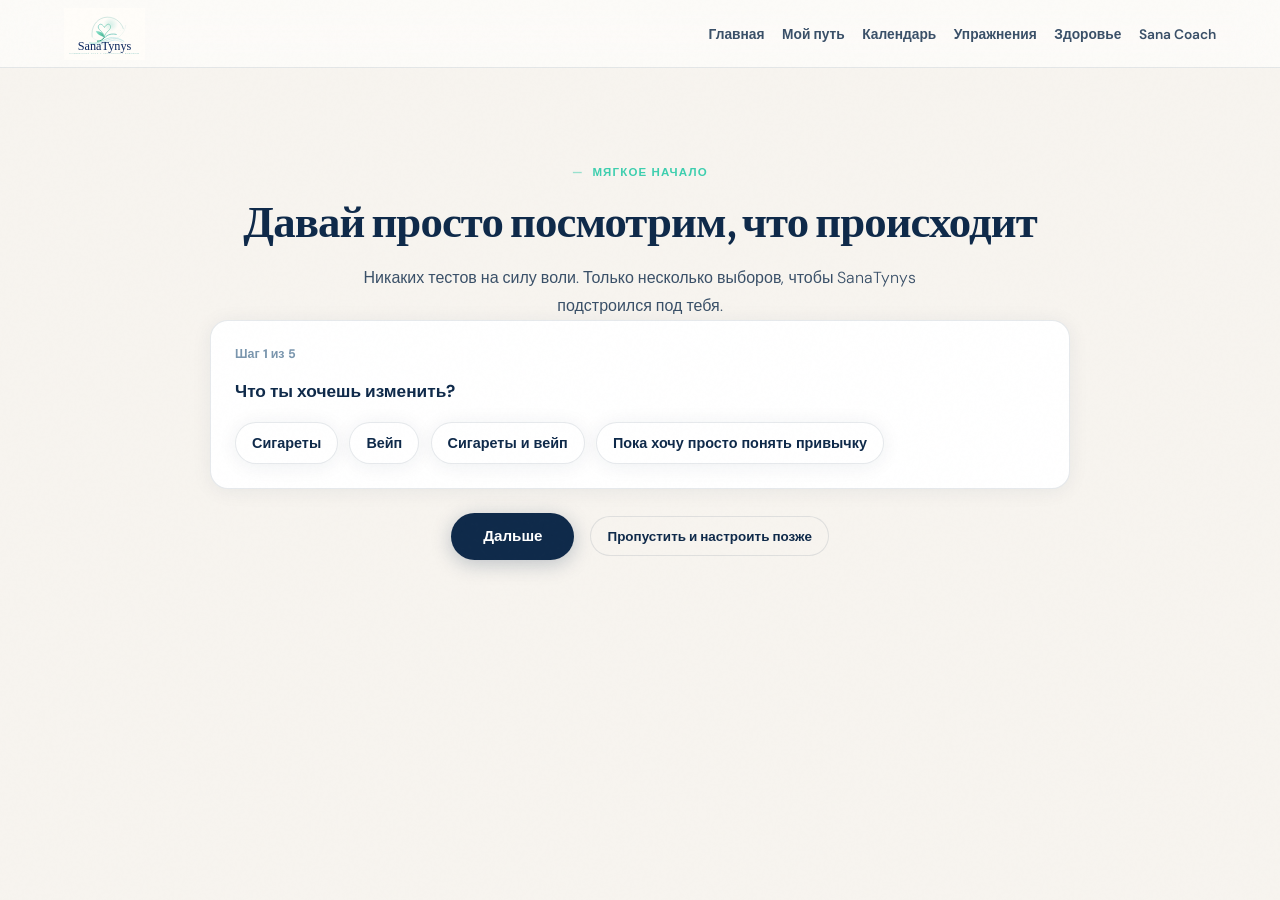
<file: onboarding.html>
<!DOCTYPE html>
<html lang="ru">
<head>
  <meta charset="UTF-8">
  <meta name="viewport" content="width=device-width, initial-scale=1.0">
  <title>SanaTynys — Мягкое начало</title>
  <link rel="stylesheet" href="styles.css">
</head>
<body class="soft-page">
<nav id="navbar">
  <a class="logo" href="index.html" aria-label="SanaTynys"><img src="assets/sanatynys-logo.svg" alt="SanaTynys"></a>
  <button class="nav-toggle" type="button">Меню</button>
  <ul class="nav-links">
    <li><a href="index.html">Главная</a></li>
    <li><a href="dashboard.html">Мой путь</a></li>
    <li><a href="calendar.html">Календарь</a></li>
    <li><a href="exercises.html">Упражнения</a></li>
    <li><a href="health.html">Здоровье</a></li>
    <li><a href="coach.html">Sana Coach</a></li>
  </ul>
</nav>

<main class="page-shell">
  <section>
    <div class="center">
      <div class="section-label" style="justify-content:center;">Мягкое начало</div>
      <h1 class="section-title">Давай просто посмотрим, что происходит</h1>
      <p class="section-desc" style="margin:0 auto;">Никаких тестов на силу воли. Только несколько выборов, чтобы SanaTynys подстроился под тебя.</p>
    </div>

    <div class="card step-card active reveal" data-step="0">
      <div class="step-count">Шаг 1 из 5</div>
      <h2 class="card-title">Что ты хочешь изменить?</h2>
      <div class="choice-grid" data-field="habitType">
        <button class="choice-btn" data-value="cigarettes">Сигареты</button>
        <button class="choice-btn" data-value="vape">Вейп</button>
        <button class="choice-btn" data-value="both">Сигареты и вейп</button>
        <button class="choice-btn" data-value="observe">Пока хочу просто понять привычку</button>
      </div>
    </div>

    <div class="card step-card reveal" data-step="1">
      <div class="step-count">Шаг 2 из 5</div>
      <h2 class="card-title">Когда чаще всего тянет?</h2>
      <div class="choice-grid" data-field="triggers" data-multi="true">
        <button class="choice-btn" data-value="стресс">Стресс</button>
        <button class="choice-btn" data-value="скука">Скука</button>
        <button class="choice-btn" data-value="компания">Компания</button>
        <button class="choice-btn" data-value="после еды">После еды</button>
        <button class="choice-btn" data-value="кофе">Кофе</button>
        <button class="choice-btn" data-value="тревога">Тревога</button>
        <button class="choice-btn" data-value="перед сном">Перед сном</button>
        <button class="choice-btn" data-value="маршрут">Привычный маршрут</button>
        <button class="choice-btn" data-value="другое">Другое</button>
      </div>
    </div>

    <div class="card step-card reveal" data-step="2">
      <div class="step-count">Шаг 3 из 5</div>
      <h2 class="card-title">Какой у тебя паттерн?</h2>
      <div class="choice-grid" data-field="pattern">
        <button class="choice-btn" data-value="automatic">Курю автоматически</button>
        <button class="choice-btn" data-value="emotional">Курю из-за эмоций</button>
        <button class="choice-btn" data-value="social">Курю социально</button>
        <button class="choice-btn" data-value="tired">Курю, когда устаю</button>
        <button class="choice-btn" data-value="unknown">Не знаю</button>
      </div>
    </div>

    <div class="card step-card reveal" data-step="3">
      <div class="step-count">Шаг 4 из 5</div>
      <h2 class="card-title">Какой режим тебе ближе?</h2>
      <div class="choice-grid" data-field="mode">
        <button class="choice-btn" data-value="quit_now">Бросить сразу</button>
        <button class="choice-btn" data-value="reduce">Снижать постепенно</button>
        <button class="choice-btn" data-value="observe_7">Наблюдать привычку 7 дней</button>
      </div>
    </div>

    <div class="card step-card reveal" data-step="4">
      <div class="step-count">Шаг 5 из 5</div>
      <h2 class="card-title">Настройки расчёта</h2>
      <div class="form-grid">
        <div class="field-group"><label>Дата начала</label><input id="startDate" type="date"></div>
        <div class="field-group"><label>Сигарет в день</label><input id="cigarettesPerDay" type="number" min="0" value="10"></div>
        <div class="field-group"><label>Цена пачки, ₸</label><input id="packPrice" type="number" min="0" value="900"></div>
        <div class="field-group"><label>Сигарет в пачке</label><input id="cigarettesPerPack" type="number" min="1" value="20"></div>
        <div class="field-group"><label>Траты на вейп в неделю, ₸</label><input id="vapeWeeklyCost" type="number" min="0" value="3000"></div>
        <div class="field-group"><label>Эпизодов вейпа в день</label><input id="vapeEpisodesPerDay" type="number" min="0" value="8"></div>
      </div>
    </div>

    <div class="actions-row" style="justify-content:center;margin-top:1.5rem;">
      <button class="btn-outline" id="prevStep">Назад</button>
      <button class="btn-primary" id="nextStep">Дальше</button>
      <button class="mini-btn" id="skipOnboarding">Пропустить и настроить позже</button>
    </div>
  </section>
</main>

<script src="app.js"></script>
<script>
  const profile = { triggers: [] };
  let step = 0;
  const cards = [...document.querySelectorAll('.step-card')];
  document.getElementById('startDate').value = SanaApp.getQuitSettings().startDate || new Date().toISOString().slice(0,10);

  function showStep() {
    cards.forEach((card, index) => card.classList.toggle('active', index === step));
    document.getElementById('prevStep').style.display = step === 0 ? 'none' : 'inline-flex';
    document.getElementById('nextStep').textContent = step === cards.length - 1 ? 'Завершить' : 'Дальше';
  }

  document.querySelectorAll('.choice-grid').forEach(group => {
    group.addEventListener('click', (event) => {
      const btn = event.target.closest('.choice-btn');
      if (!btn) return;
      const field = group.dataset.field;
      if (group.dataset.multi) {
        btn.classList.toggle('selected');
        profile[field] = [...group.querySelectorAll('.selected')].map(item => item.dataset.value);
      } else {
        group.querySelectorAll('.choice-btn').forEach(item => item.classList.remove('selected'));
        btn.classList.add('selected');
        profile[field] = btn.dataset.value;
      }
    });
  });

  function finish(skip = false) {
    const settings = {
      ...SanaApp.getQuitSettings(),
      habitType: profile.habitType || 'observe',
      startDate: document.getElementById('startDate').value || new Date().toISOString().slice(0,10),
      cigarettesPerDay: Number(document.getElementById('cigarettesPerDay').value) || 0,
      packPrice: Number(document.getElementById('packPrice').value) || 0,
      cigarettesPerPack: Number(document.getElementById('cigarettesPerPack').value) || 20,
      vapeWeeklyCost: Number(document.getElementById('vapeWeeklyCost').value) || 0,
      vapeEpisodesPerDay: Number(document.getElementById('vapeEpisodesPerDay').value) || 0
    };
    SanaApp.setStorage(SanaApp.SANA_KEYS.profile, { ...profile, skipped: skip, updatedAt: new Date().toISOString() });
    SanaApp.setStorage(SanaApp.SANA_KEYS.settings, settings);
    SanaApp.setStorage(SanaApp.SANA_KEYS.onboarding, true);
    location.href = 'dashboard.html';
  }

  document.getElementById('nextStep').addEventListener('click', () => step < cards.length - 1 ? (step += 1, showStep()) : finish(false));
  document.getElementById('prevStep').addEventListener('click', () => { step = Math.max(0, step - 1); showStep(); });
  document.getElementById('skipOnboarding').addEventListener('click', () => finish(true));
  showStep();
</script>
</body>
</html>
</file>
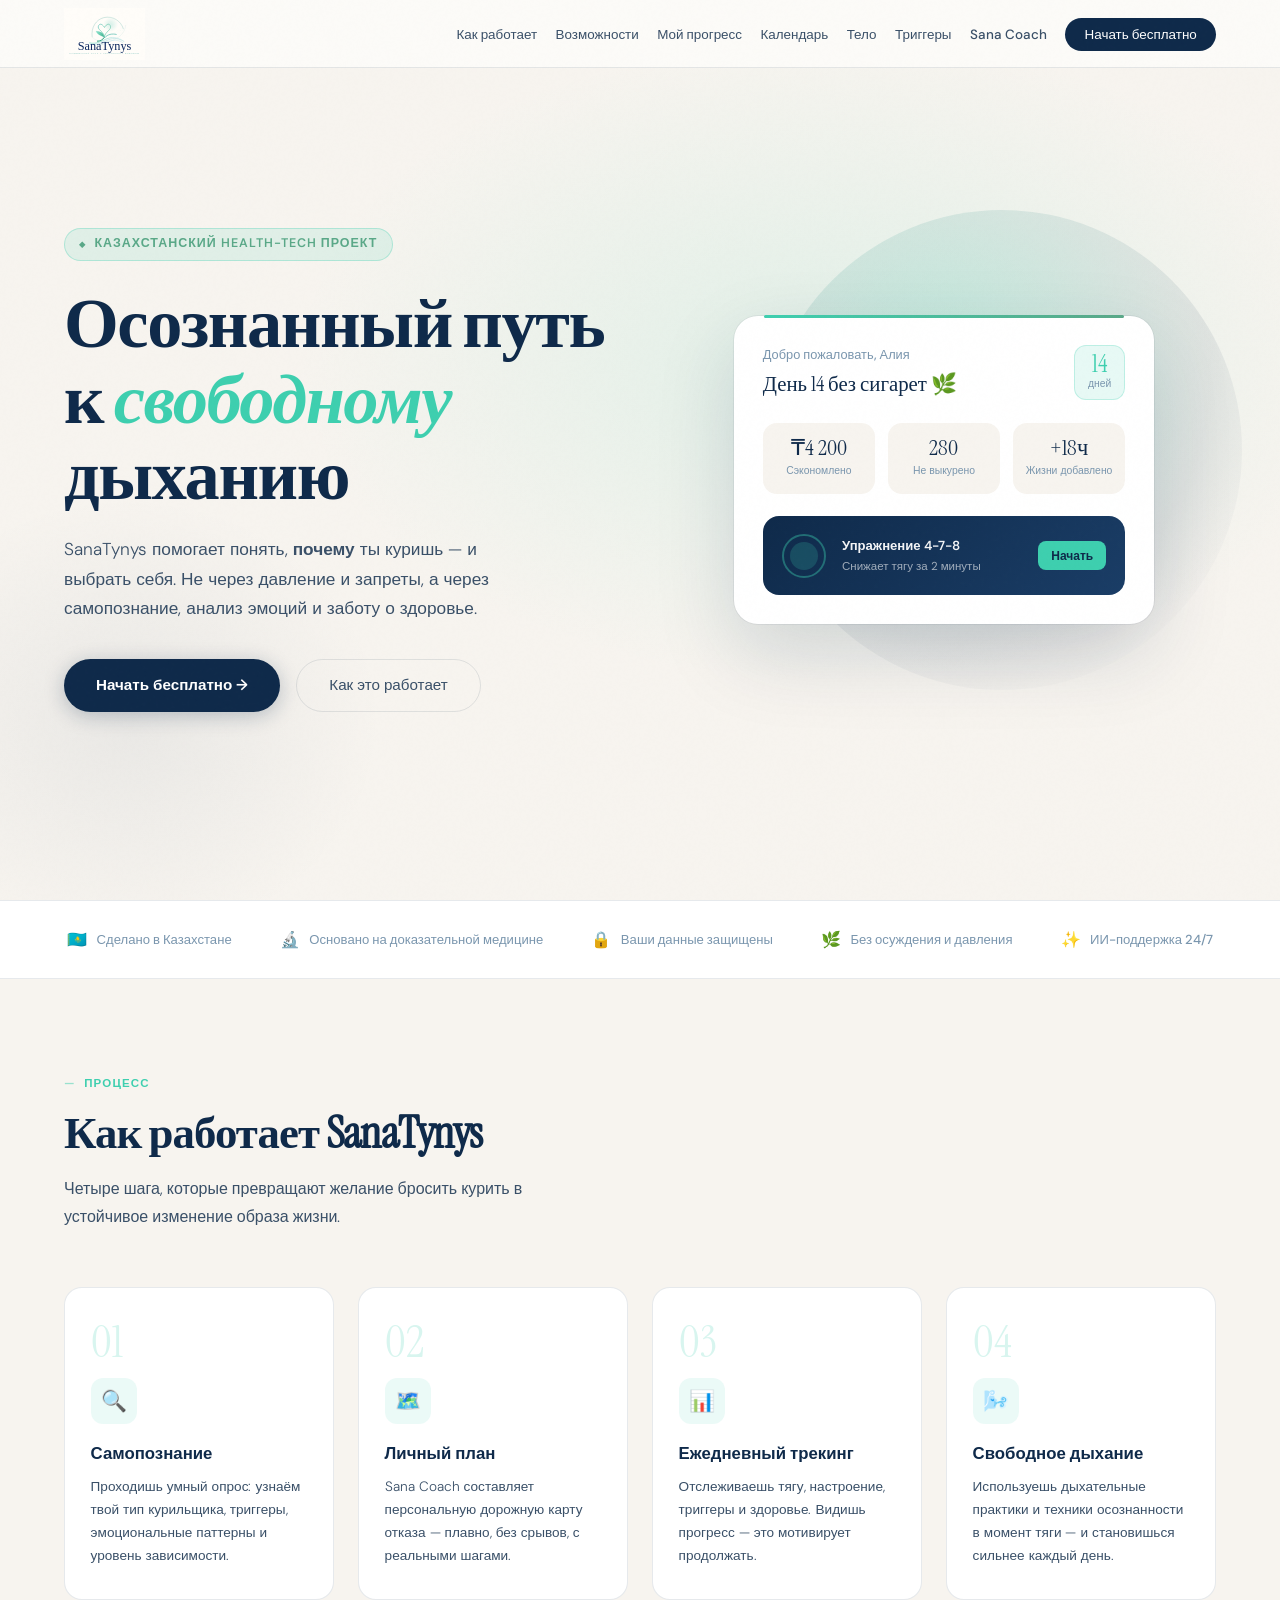
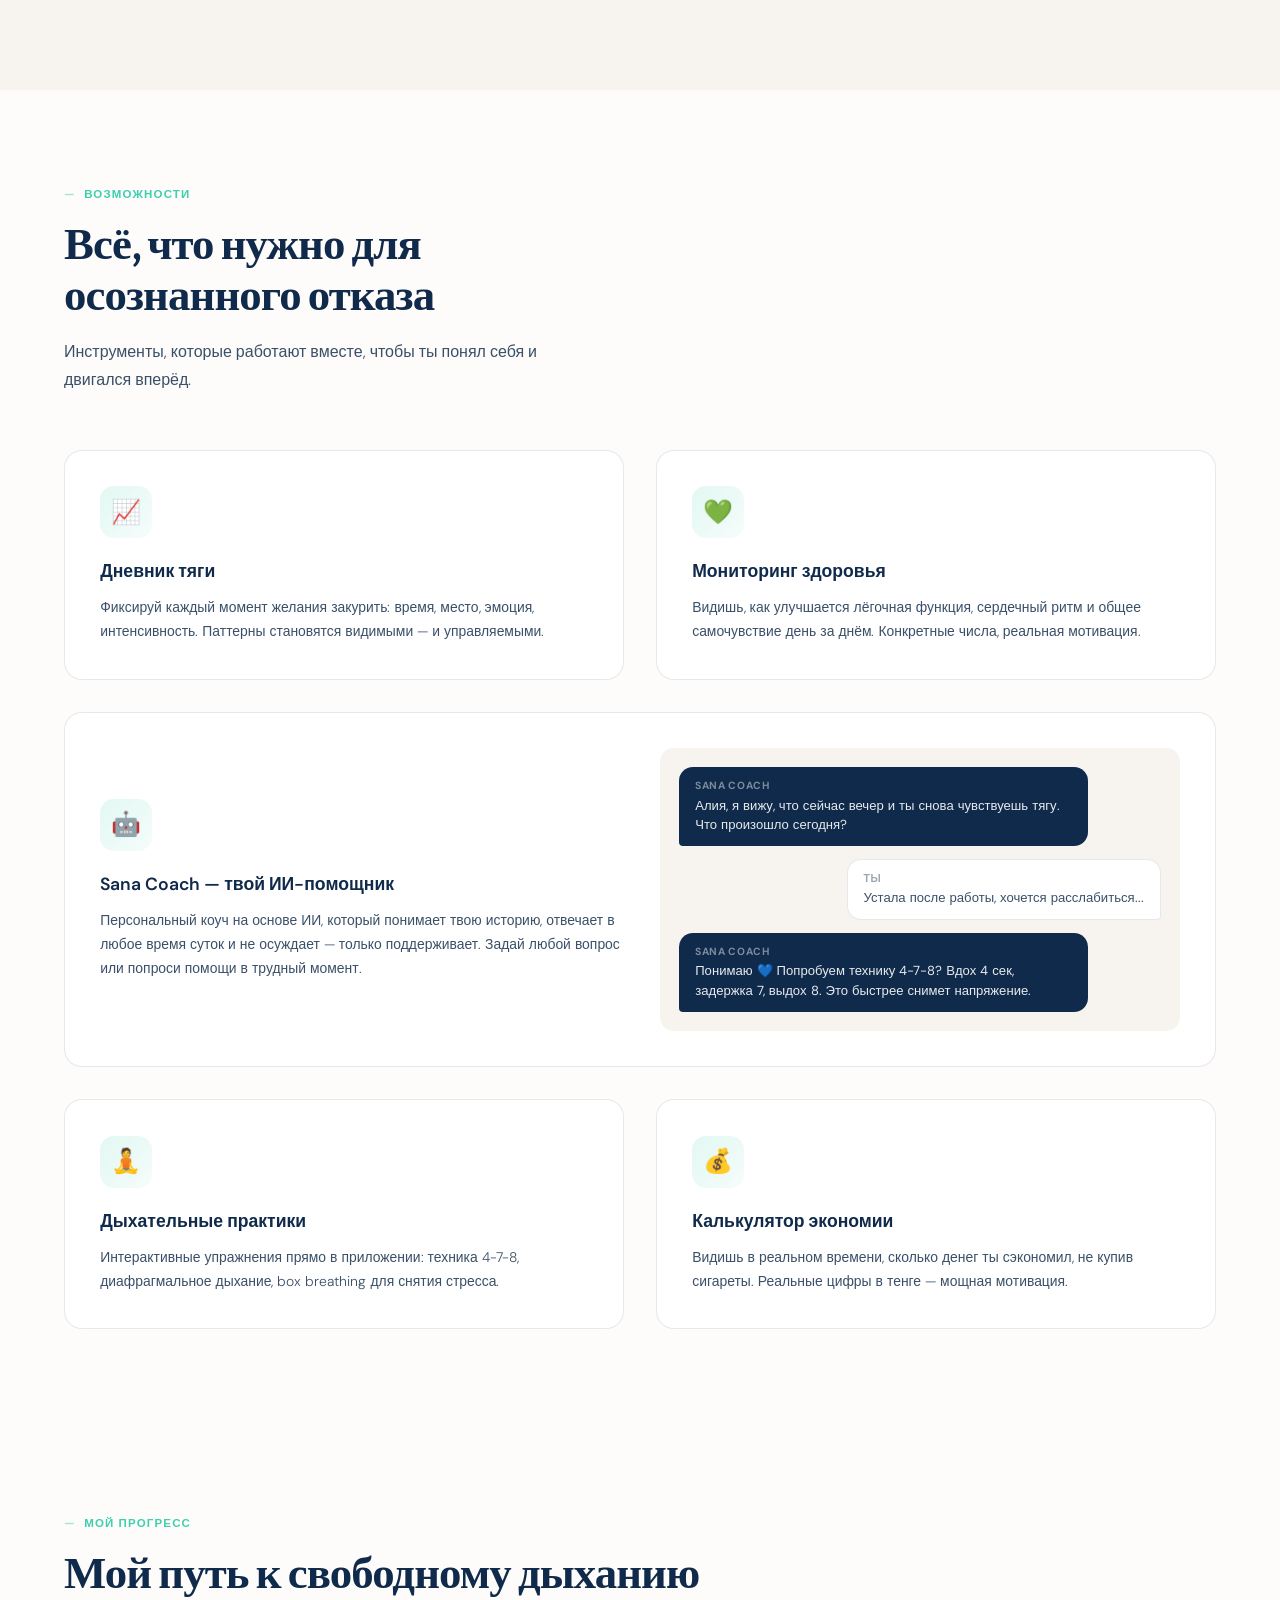
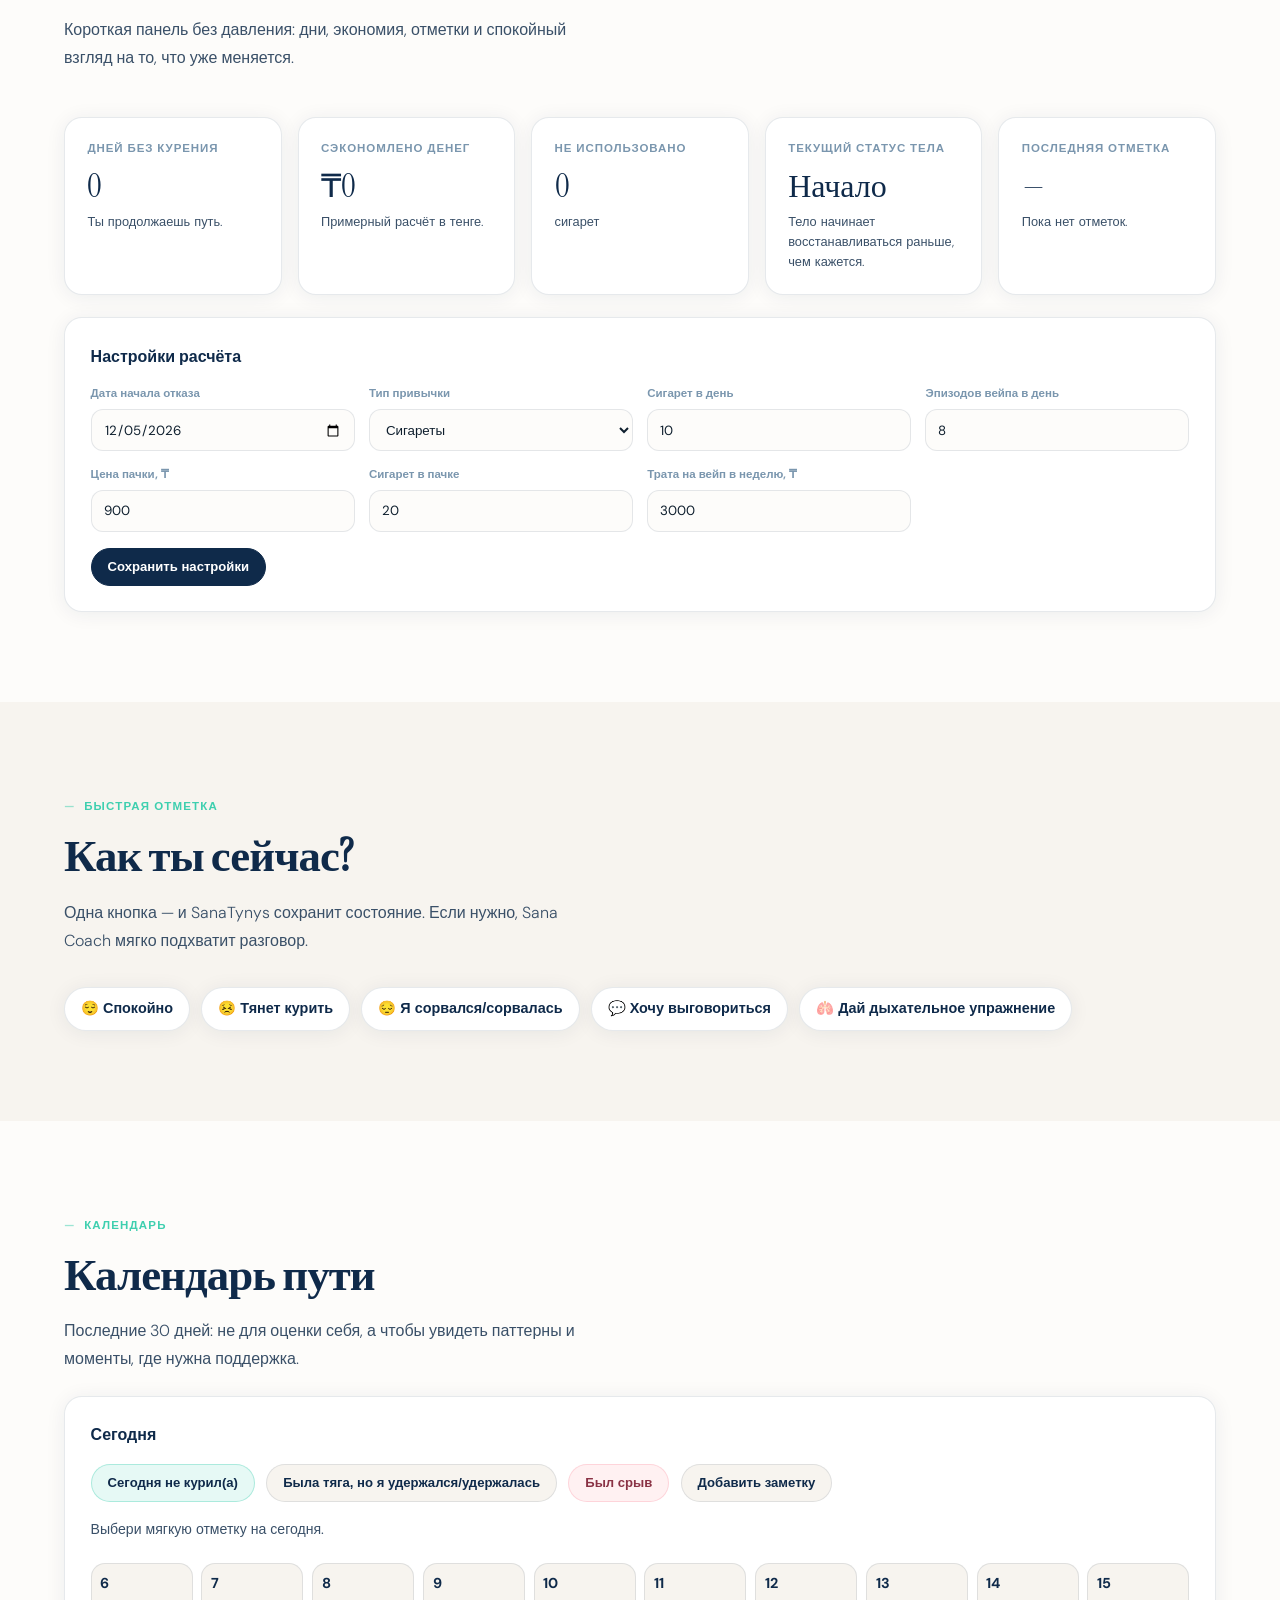
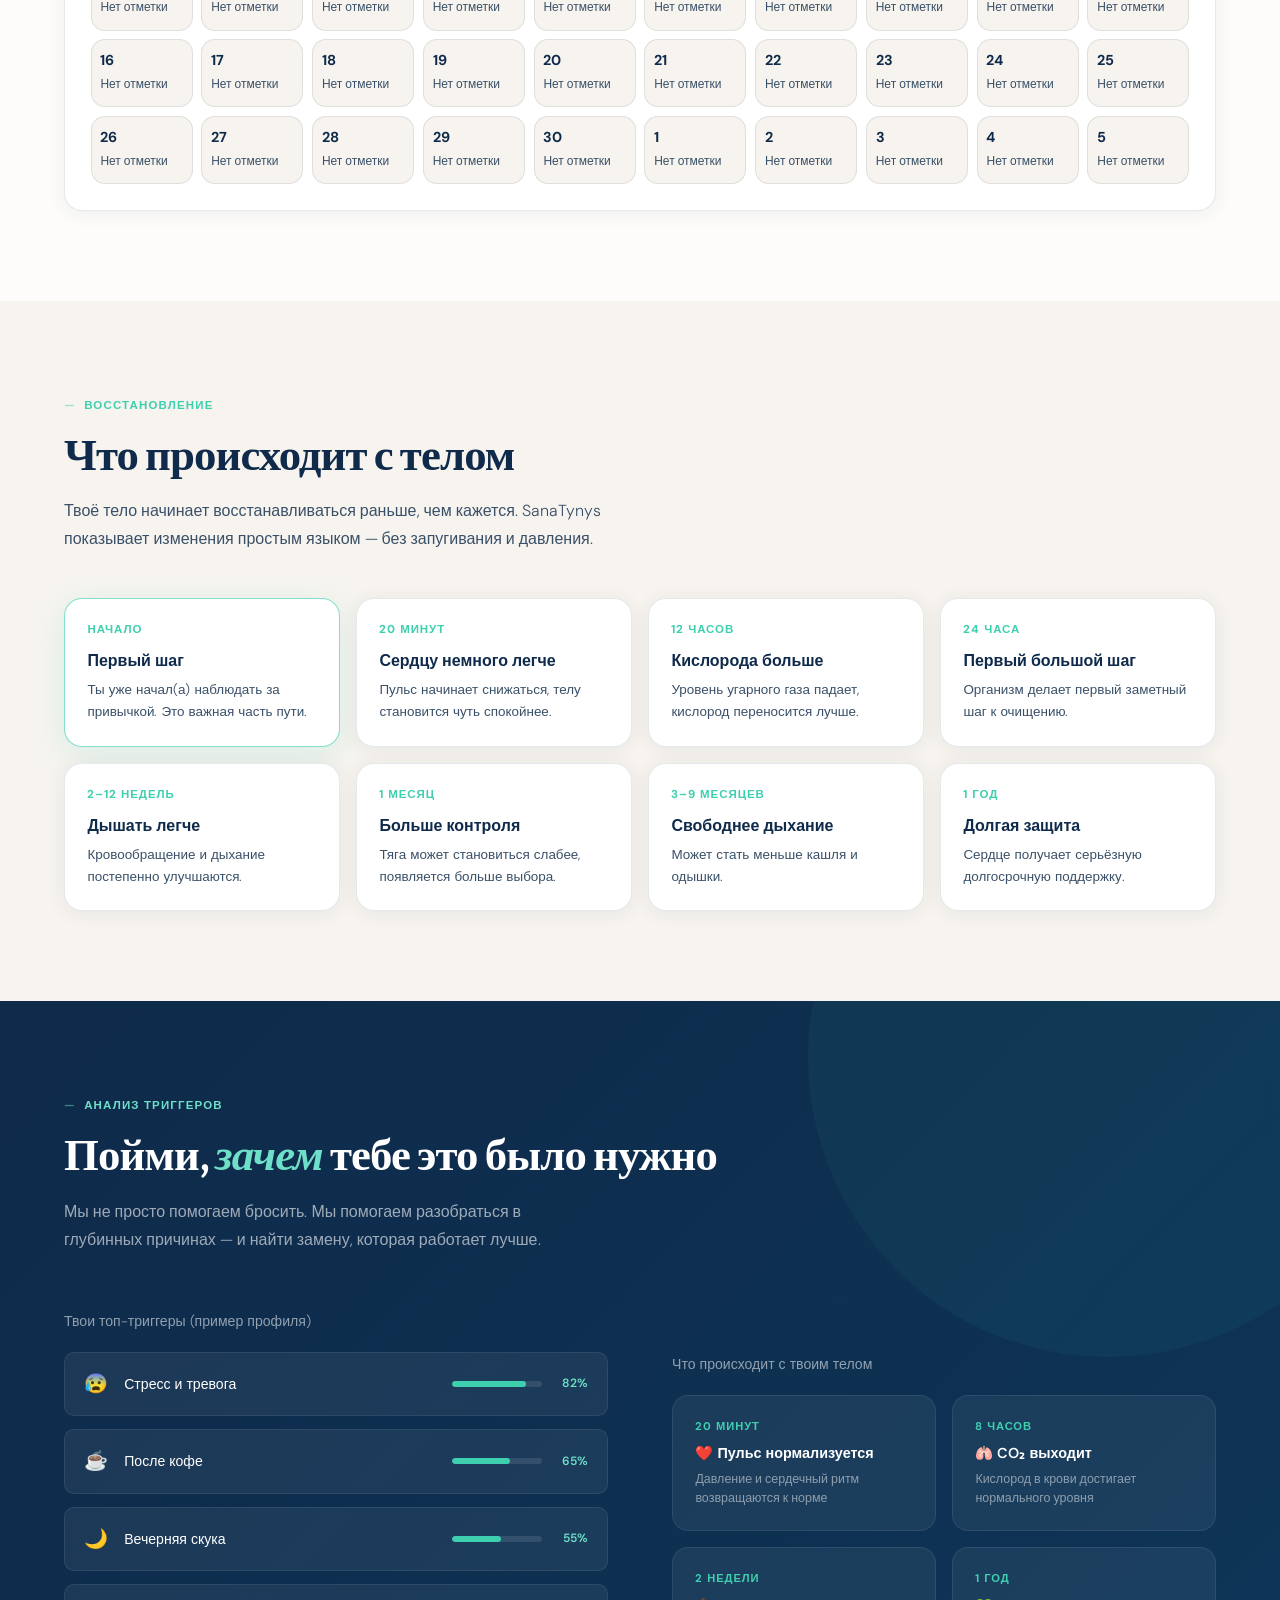
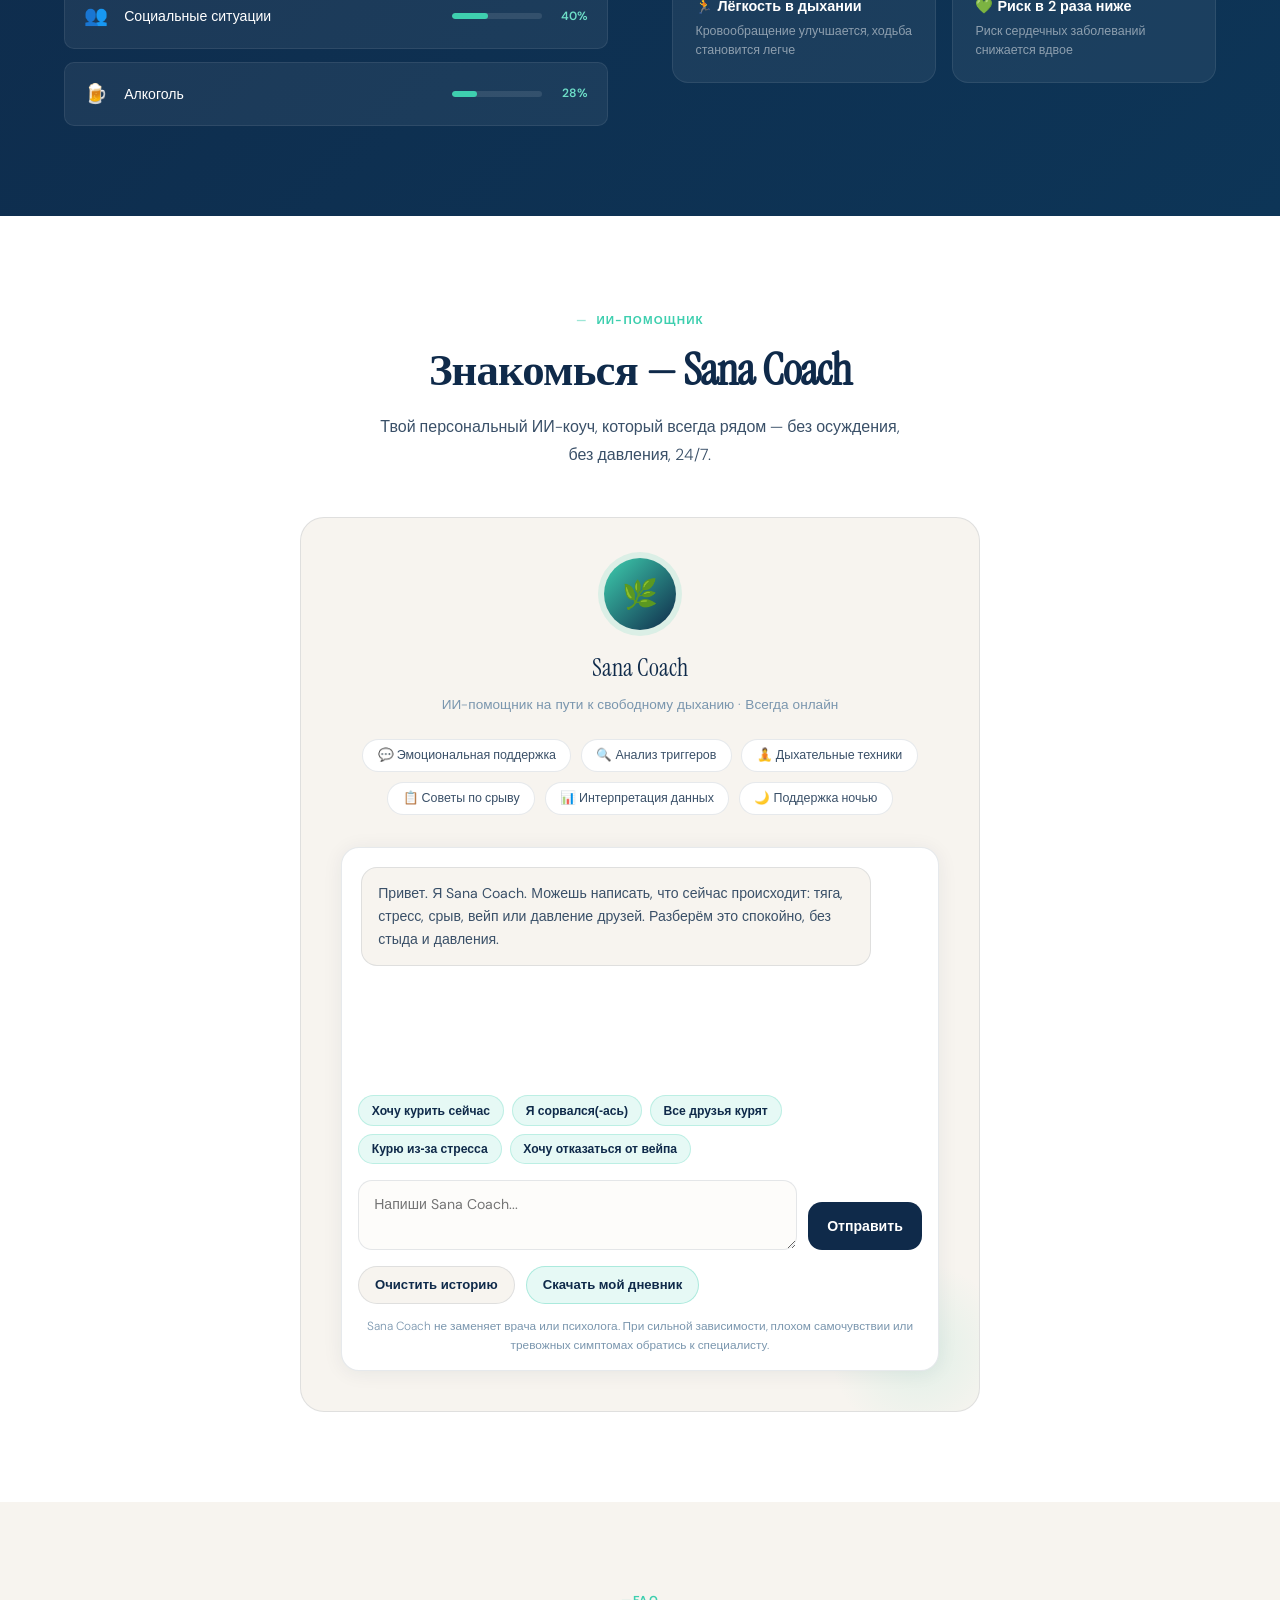
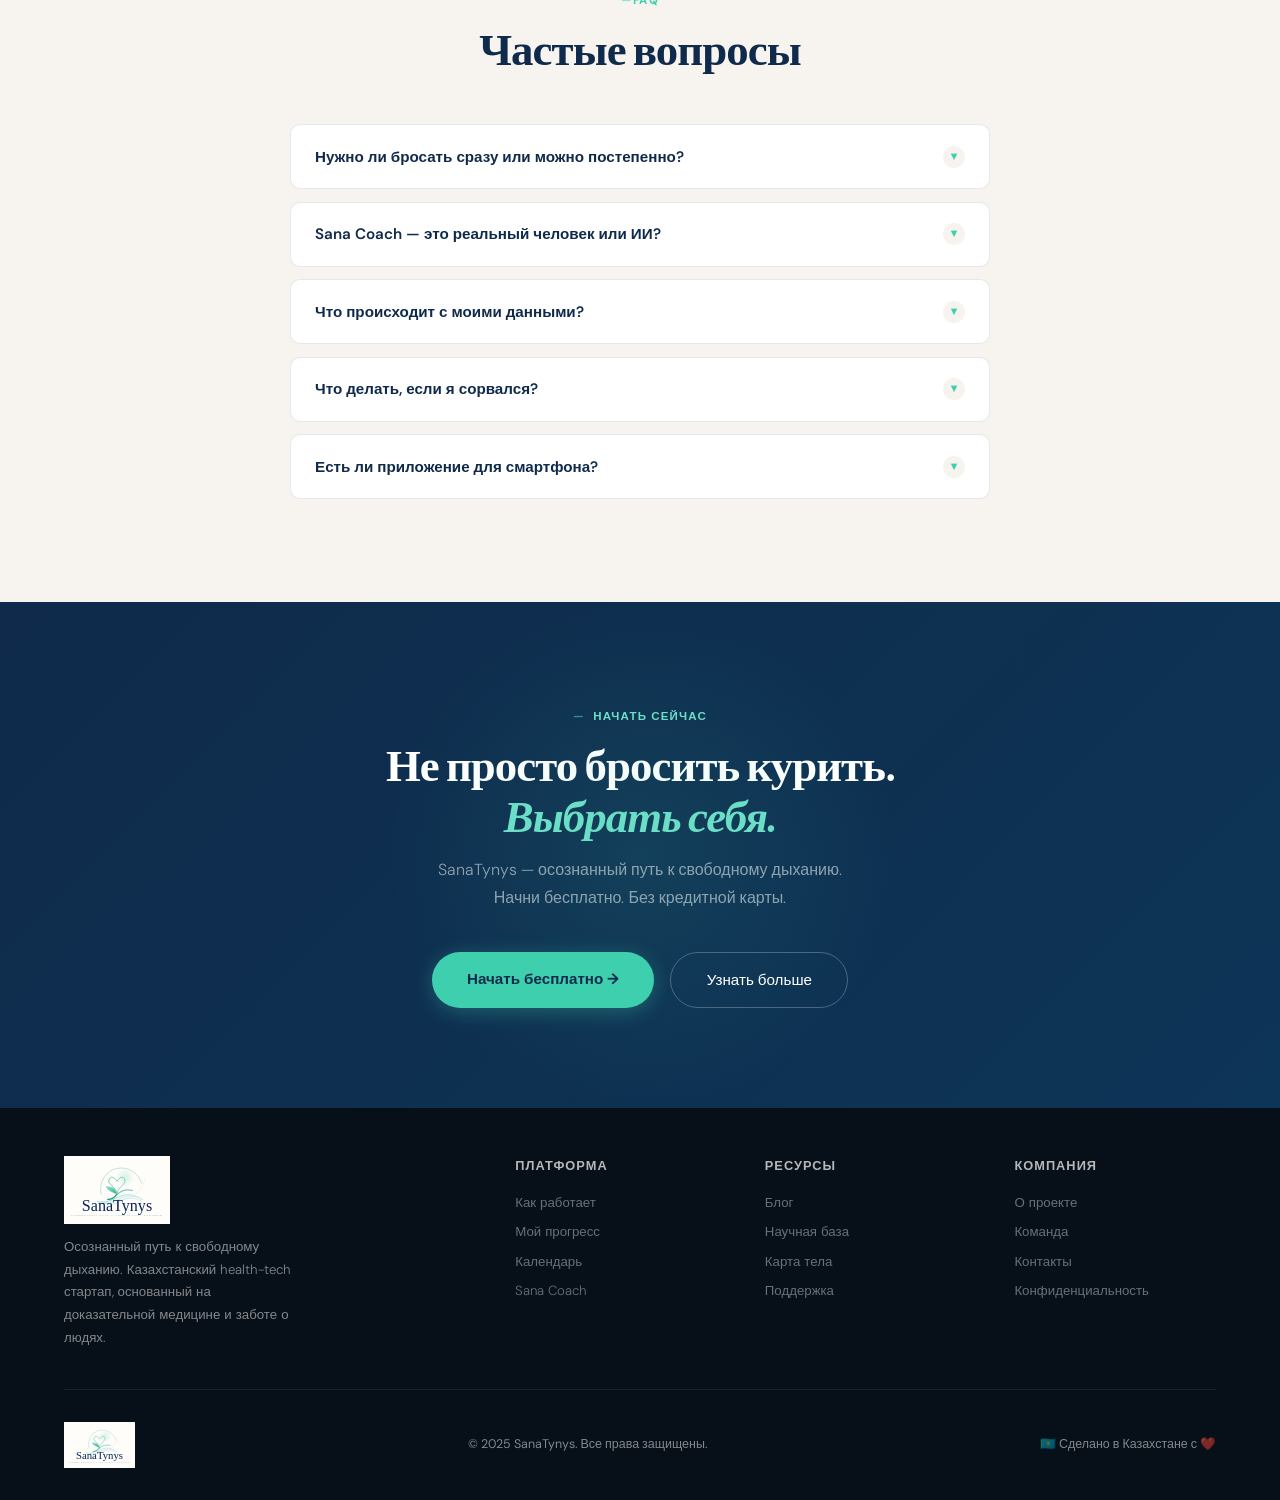
<file: sanatynys.html>
<!DOCTYPE html>
<html lang="ru">
<head>
<meta charset="UTF-8">
<meta name="viewport" content="width=device-width, initial-scale=1.0">
<title>SanaTynys — Осознанный путь к свободному дыханию</title>
<link rel="preconnect" href="https://fonts.googleapis.com">
<link href="https://fonts.googleapis.com/css2?family=Instrument+Serif:ital@0;1&family=DM+Sans:ital,opsz,wght@0,9..40,300;0,9..40,400;0,9..40,500;0,9..40,600;1,9..40,300&display=swap" rel="stylesheet">
<style>
  :root {
    --navy: #0f2a4a;
    --navy-mid: #1a3d66;
    --mint: #3ecfaf;
    --mint-light: #6edfc8;
    --mint-pale: #e6f9f5;
    --sage: #5aa888;
    --cream: #f7f4ef;
    --warm-white: #fdfcfa;
    --text-dark: #0f1f2e;
    --text-mid: #3a5068;
    --text-light: #7a96ae;
    --border: rgba(15,42,74,0.1);
    --shadow-soft: 0 8px 40px rgba(15,42,74,0.08);
    --shadow-card: 0 2px 20px rgba(15,42,74,0.07);
    --radius: 18px;
    --radius-sm: 10px;
  }

  *, *::before, *::after { box-sizing: border-box; margin: 0; padding: 0; }

  html { scroll-behavior: smooth; }

  body {
    font-family: 'DM Sans', sans-serif;
    background: var(--warm-white);
    color: var(--text-dark);
    overflow-x: hidden;
    line-height: 1.6;
  }

  /* ── NOISE TEXTURE OVERLAY ── */
  body::before {
    content: '';
    position: fixed;
    inset: 0;
    background-image: url("data:image/svg+xml,%3Csvg viewBox='0 0 256 256' xmlns='http://www.w3.org/2000/svg'%3E%3Cfilter id='n'%3E%3CfeTurbulence type='fractalNoise' baseFrequency='0.9' numOctaves='4' stitchTiles='stitch'/%3E%3C/filter%3E%3Crect width='100%25' height='100%25' filter='url(%23n)' opacity='0.025'/%3E%3C/svg%3E");
    pointer-events: none;
    z-index: 9999;
    opacity: 0.4;
  }

  /* ── NAVBAR ── */
  nav {
    position: fixed;
    top: 0; left: 0; right: 0;
    z-index: 100;
    padding: 0 5%;
    height: 68px;
    display: flex;
    align-items: center;
    justify-content: space-between;
    background: rgba(253,252,250,0.85);
    backdrop-filter: blur(20px);
    border-bottom: 1px solid var(--border);
    transition: box-shadow 0.3s;
  }

  nav.scrolled { box-shadow: var(--shadow-soft); }

  .logo {
    text-decoration: none;
    display: inline-flex;
    align-items: center;
    flex-shrink: 0;
  }
  .logo img {
    display: block;
    width: auto;
    height: 52px;
  }

  .nav-links {
    display: flex;
    align-items: center;
    gap: 1.15rem;
    list-style: none;
  }
  .nav-links a {
    text-decoration: none;
    color: var(--text-mid);
    font-size: 0.84rem;
    font-weight: 500;
    transition: color 0.2s;
  }
  .nav-links a:hover { color: var(--navy); }

  .nav-cta {
    background: var(--navy);
    color: white !important;
    padding: 0.5rem 1.2rem;
    border-radius: 30px;
    font-weight: 500 !important;
    transition: background 0.2s, transform 0.15s !important;
  }
  .nav-cta:hover { background: var(--navy-mid) !important; transform: translateY(-1px); }

  /* ── HERO ── */
  .hero {
    min-height: 100vh;
    display: grid;
    grid-template-columns: 1fr 1fr;
    align-items: center;
    padding: 120px 5% 80px;
    gap: 4rem;
    position: relative;
    overflow: hidden;
  }

  .hero-bg {
    position: absolute;
    inset: 0;
    background:
      radial-gradient(ellipse 70% 60% at 65% 40%, rgba(62,207,175,0.12) 0%, transparent 60%),
      radial-gradient(ellipse 40% 50% at 10% 80%, rgba(15,42,74,0.06) 0%, transparent 50%),
      var(--cream);
    z-index: 0;
  }

  /* animated breath circle */
  .breath-orb {
    position: absolute;
    right: 3%;
    top: 50%;
    transform: translateY(-50%);
    width: 480px;
    height: 480px;
    border-radius: 50%;
    background: radial-gradient(circle at 40% 35%, rgba(62,207,175,0.22), rgba(15,42,74,0.08) 60%, transparent 80%);
    animation: breathe 5s ease-in-out infinite;
    z-index: 0;
    pointer-events: none;
  }

  @keyframes breathe {
    0%, 100% { transform: translateY(-50%) scale(1); opacity: 0.7; }
    50% { transform: translateY(-50%) scale(1.08); opacity: 1; }
  }

  .hero-content { position: relative; z-index: 1; }

  .hero-badge {
    display: inline-flex;
    align-items: center;
    gap: 0.5rem;
    background: rgba(62,207,175,0.12);
    border: 1px solid rgba(62,207,175,0.3);
    color: var(--sage);
    font-size: 0.78rem;
    font-weight: 600;
    letter-spacing: 0.08em;
    text-transform: uppercase;
    padding: 0.35rem 0.9rem;
    border-radius: 30px;
    margin-bottom: 1.5rem;
    animation: fadeUp 0.6s ease both;
  }

  .hero-badge::before { content: '◆'; font-size: 0.5rem; }

  .hero h1 {
    font-family: 'Instrument Serif', serif;
    font-size: clamp(2.8rem, 5.5vw, 4.4rem);
    line-height: 1.08;
    letter-spacing: -0.02em;
    color: var(--navy);
    margin-bottom: 1.4rem;
    animation: fadeUp 0.6s 0.1s ease both;
  }

  .hero h1 em {
    font-style: italic;
    color: var(--mint);
  }

  .hero-sub {
    font-size: 1.08rem;
    color: var(--text-mid);
    max-width: 480px;
    line-height: 1.7;
    margin-bottom: 2.2rem;
    font-weight: 300;
    animation: fadeUp 0.6s 0.2s ease both;
  }

  .hero-actions {
    display: flex;
    gap: 1rem;
    flex-wrap: wrap;
    animation: fadeUp 0.6s 0.3s ease both;
  }

  .btn-primary {
    background: var(--navy);
    color: white;
    padding: 0.85rem 2rem;
    border-radius: 50px;
    font-size: 0.95rem;
    font-weight: 600;
    text-decoration: none;
    border: none;
    cursor: pointer;
    display: inline-flex;
    align-items: center;
    gap: 0.5rem;
    transition: transform 0.2s, box-shadow 0.2s, background 0.2s;
    box-shadow: 0 4px 20px rgba(15,42,74,0.25);
  }
  .btn-primary:hover { transform: translateY(-2px); box-shadow: 0 8px 30px rgba(15,42,74,0.32); background: var(--navy-mid); }

  .btn-outline {
    border: 1.5px solid var(--border);
    color: var(--text-mid);
    padding: 0.85rem 2rem;
    border-radius: 50px;
    font-size: 0.95rem;
    font-weight: 500;
    text-decoration: none;
    cursor: pointer;
    background: transparent;
    transition: border-color 0.2s, color 0.2s, transform 0.2s;
    display: inline-flex;
    align-items: center;
    gap: 0.5rem;
  }
  .btn-outline:hover { border-color: var(--mint); color: var(--navy); transform: translateY(-1px); }

  .hero-visual {
    position: relative;
    z-index: 1;
    display: flex;
    justify-content: center;
    align-items: center;
    animation: fadeUp 0.7s 0.4s ease both;
  }

  /* Dashboard Card Preview */
  .dashboard-preview {
    background: white;
    border-radius: 24px;
    padding: 1.8rem;
    box-shadow: 0 30px 80px rgba(15,42,74,0.15), 0 0 0 1px rgba(15,42,74,0.06);
    width: 100%;
    max-width: 420px;
    position: relative;
  }

  .dashboard-preview::before {
    content: '';
    position: absolute;
    top: -1px; left: 30px; right: 30px;
    height: 3px;
    background: linear-gradient(90deg, var(--mint), var(--sage));
    border-radius: 3px;
  }

  .dp-header {
    display: flex;
    justify-content: space-between;
    align-items: center;
    margin-bottom: 1.4rem;
  }

  .dp-greeting {
    font-size: 0.8rem;
    color: var(--text-light);
    font-weight: 500;
  }
  .dp-day {
    font-family: 'Instrument Serif', serif;
    font-size: 1.3rem;
    color: var(--navy);
    margin-top: 0.1rem;
  }

  .dp-streak {
    background: rgba(62,207,175,0.12);
    border: 1px solid rgba(62,207,175,0.25);
    border-radius: 12px;
    padding: 0.4rem 0.8rem;
    text-align: center;
  }
  .dp-streak-num {
    font-family: 'Instrument Serif', serif;
    font-size: 1.5rem;
    color: var(--mint);
    line-height: 1;
  }
  .dp-streak-label { font-size: 0.65rem; color: var(--text-light); font-weight: 500; }

  .dp-stats {
    display: grid;
    grid-template-columns: 1fr 1fr 1fr;
    gap: 0.8rem;
    margin-bottom: 1.4rem;
  }

  .dp-stat {
    background: var(--cream);
    border-radius: 14px;
    padding: 0.9rem 0.7rem;
    text-align: center;
  }
  .dp-stat-val {
    font-family: 'Instrument Serif', serif;
    font-size: 1.4rem;
    color: var(--navy);
    line-height: 1;
  }
  .dp-stat-label { font-size: 0.65rem; color: var(--text-light); margin-top: 0.2rem; font-weight: 500; }

  /* mini breath tracker */
  .dp-breath {
    background: linear-gradient(135deg, var(--navy) 0%, var(--navy-mid) 100%);
    border-radius: 16px;
    padding: 1.1rem 1.2rem;
    display: flex;
    align-items: center;
    gap: 1rem;
    color: white;
  }

  .breath-ring {
    width: 44px;
    height: 44px;
    border-radius: 50%;
    border: 2.5px solid rgba(62,207,175,0.4);
    display: flex;
    align-items: center;
    justify-content: center;
    flex-shrink: 0;
    position: relative;
  }
  .breath-ring::after {
    content: '';
    width: 28px; height: 28px;
    border-radius: 50%;
    background: rgba(62,207,175,0.2);
    animation: pulseRing 3s ease-in-out infinite;
  }
  @keyframes pulseRing {
    0%,100% { transform: scale(0.8); opacity: 0.6; }
    50% { transform: scale(1.15); opacity: 1; }
  }

  .dp-breath-text { flex: 1; }
  .dp-breath-title { font-size: 0.82rem; font-weight: 600; opacity: 0.95; }
  .dp-breath-sub { font-size: 0.72rem; opacity: 0.6; margin-top: 0.15rem; }

  .dp-breath-btn {
    background: var(--mint);
    color: var(--navy);
    border: none;
    border-radius: 8px;
    padding: 0.45rem 0.8rem;
    font-size: 0.75rem;
    font-weight: 700;
    cursor: pointer;
    flex-shrink: 0;
  }

  /* ── TRUST BAR ── */
  .trust-bar {
    padding: 1.6rem 5%;
    border-top: 1px solid var(--border);
    border-bottom: 1px solid var(--border);
    background: white;
    display: flex;
    align-items: center;
    justify-content: center;
    gap: 3rem;
    flex-wrap: wrap;
  }

  .trust-item {
    display: flex;
    align-items: center;
    gap: 0.6rem;
    color: var(--text-light);
    font-size: 0.82rem;
    font-weight: 500;
  }
  .trust-item span { font-size: 1rem; }

  /* ── SECTIONS ── */
  section { padding: 90px 5%; }

  .section-label {
    display: inline-flex;
    align-items: center;
    gap: 0.5rem;
    font-size: 0.72rem;
    font-weight: 700;
    letter-spacing: 0.1em;
    text-transform: uppercase;
    color: var(--mint);
    margin-bottom: 0.9rem;
  }
  .section-label::before { content: '—'; opacity: 0.5; }

  .section-title {
    font-family: 'Instrument Serif', serif;
    font-size: clamp(2rem, 3.5vw, 3rem);
    line-height: 1.15;
    color: var(--navy);
    letter-spacing: -0.02em;
    margin-bottom: 1rem;
  }

  .section-desc {
    color: var(--text-mid);
    font-size: 1rem;
    max-width: 540px;
    line-height: 1.75;
    font-weight: 300;
  }

  /* ── HOW IT WORKS ── */
  .how { background: var(--cream); }

  .how-grid {
    display: grid;
    grid-template-columns: repeat(4, 1fr);
    gap: 1.5rem;
    margin-top: 3.5rem;
  }

  .how-step {
    background: white;
    border-radius: var(--radius);
    padding: 2rem 1.6rem;
    position: relative;
    border: 1px solid var(--border);
    transition: transform 0.25s, box-shadow 0.25s;
  }
  .how-step:hover { transform: translateY(-4px); box-shadow: var(--shadow-soft); }

  .step-num {
    font-family: 'Instrument Serif', serif;
    font-size: 2.8rem;
    color: rgba(62,207,175,0.2);
    line-height: 1;
    margin-bottom: 0.8rem;
  }

  .step-icon {
    width: 46px;
    height: 46px;
    border-radius: 12px;
    background: rgba(62,207,175,0.1);
    display: flex;
    align-items: center;
    justify-content: center;
    font-size: 1.3rem;
    margin-bottom: 1rem;
  }

  .step-title {
    font-size: 1.05rem;
    font-weight: 600;
    color: var(--navy);
    margin-bottom: 0.5rem;
  }

  .step-desc {
    font-size: 0.85rem;
    color: var(--text-mid);
    line-height: 1.7;
    font-weight: 300;
  }

  /* ── FEATURES ── */
  .features-grid {
    display: grid;
    grid-template-columns: 1fr 1fr;
    gap: 2rem;
    margin-top: 3.5rem;
  }

  .feature-card {
    background: white;
    border-radius: var(--radius);
    padding: 2.2rem;
    border: 1px solid var(--border);
    transition: transform 0.25s, box-shadow 0.25s;
    position: relative;
    overflow: hidden;
  }
  .feature-card::before {
    content: '';
    position: absolute;
    top: 0; left: 0; right: 0;
    height: 3px;
    background: linear-gradient(90deg, var(--mint), var(--sage));
    opacity: 0;
    transition: opacity 0.3s;
  }
  .feature-card:hover { transform: translateY(-4px); box-shadow: var(--shadow-soft); }
  .feature-card:hover::before { opacity: 1; }

  .feature-card.wide { grid-column: span 2; }

  .feature-icon {
    width: 52px; height: 52px;
    border-radius: 14px;
    background: linear-gradient(135deg, rgba(62,207,175,0.15), rgba(62,207,175,0.05));
    display: flex; align-items: center; justify-content: center;
    font-size: 1.5rem;
    margin-bottom: 1.2rem;
  }

  .feature-title {
    font-size: 1.1rem;
    font-weight: 600;
    color: var(--navy);
    margin-bottom: 0.6rem;
  }

  .feature-desc {
    font-size: 0.87rem;
    color: var(--text-mid);
    line-height: 1.75;
    font-weight: 300;
  }

  /* wide card inner layout */
  .feature-card.wide .feature-inner {
    display: grid;
    grid-template-columns: 1fr 1fr;
    gap: 2.5rem;
    align-items: center;
  }

  .coach-chat {
    background: var(--cream);
    border-radius: 14px;
    padding: 1.2rem;
    display: flex;
    flex-direction: column;
    gap: 0.8rem;
  }

  .chat-msg {
    max-width: 85%;
    padding: 0.7rem 1rem;
    border-radius: 14px;
    font-size: 0.82rem;
    line-height: 1.5;
  }
  .chat-msg.bot {
    background: var(--navy);
    color: rgba(255,255,255,0.9);
    border-bottom-left-radius: 4px;
    align-self: flex-start;
  }
  .chat-msg.user {
    background: white;
    color: var(--text-mid);
    border-bottom-right-radius: 4px;
    align-self: flex-end;
    border: 1px solid var(--border);
  }
  .chat-sender {
    font-size: 0.65rem;
    font-weight: 700;
    letter-spacing: 0.06em;
    text-transform: uppercase;
    margin-bottom: 0.1rem;
    opacity: 0.5;
  }

  /* ── TRIGGER TRACKER ── */
  .tracker-section {
    background: linear-gradient(135deg, var(--navy) 0%, #0d3557 100%);
    color: white;
    position: relative;
    overflow: hidden;
  }
  .tracker-section::before {
    content: '';
    position: absolute;
    top: -30%;
    right: -10%;
    width: 600px;
    height: 600px;
    border-radius: 50%;
    background: rgba(62,207,175,0.05);
    pointer-events: none;
  }

  .tracker-section .section-label { color: var(--mint-light); }
  .tracker-section .section-title { color: white; }
  .tracker-section .section-desc { color: rgba(255,255,255,0.6); max-width: 500px; }

  .tracker-layout {
    display: grid;
    grid-template-columns: 1fr 1fr;
    gap: 4rem;
    margin-top: 3.5rem;
    align-items: center;
  }

  .trigger-list {
    display: flex;
    flex-direction: column;
    gap: 0.8rem;
  }

  .trigger-item {
    background: rgba(255,255,255,0.06);
    border: 1px solid rgba(255,255,255,0.08);
    border-radius: var(--radius-sm);
    padding: 1rem 1.2rem;
    display: flex;
    align-items: center;
    gap: 1rem;
    transition: background 0.2s;
    cursor: default;
  }
  .trigger-item:hover { background: rgba(255,255,255,0.1); }

  .trigger-emoji { font-size: 1.2rem; flex-shrink: 0; }
  .trigger-name { font-size: 0.88rem; font-weight: 500; flex: 1; }
  .trigger-bar-wrap { width: 90px; height: 6px; background: rgba(255,255,255,0.1); border-radius: 3px; overflow: hidden; }
  .trigger-bar { height: 100%; background: var(--mint); border-radius: 3px; transition: width 1s ease; }
  .trigger-pct { font-size: 0.75rem; color: var(--mint-light); font-weight: 600; min-width: 30px; text-align: right; }

  .health-gains {
    display: grid;
    grid-template-columns: 1fr 1fr;
    gap: 1rem;
  }

  .gain-card {
    background: rgba(255,255,255,0.06);
    border: 1px solid rgba(255,255,255,0.08);
    border-radius: 16px;
    padding: 1.4rem;
  }
  .gain-time {
    font-size: 0.7rem;
    font-weight: 700;
    letter-spacing: 0.08em;
    text-transform: uppercase;
    color: var(--mint);
    margin-bottom: 0.4rem;
  }
  .gain-title { font-size: 0.9rem; font-weight: 600; margin-bottom: 0.3rem; }
  .gain-desc { font-size: 0.78rem; color: rgba(255,255,255,0.5); line-height: 1.5; font-weight: 300; }

  /* ── COACH SECTION ── */
  .coach-section {
    background: white;
    text-align: center;
  }

  .coach-card {
    max-width: 680px;
    margin: 3rem auto 0;
    background: var(--cream);
    border-radius: 24px;
    padding: 2.5rem;
    border: 1px solid var(--border);
    position: relative;
    overflow: hidden;
  }

  .coach-card::after {
    content: '';
    position: absolute;
    bottom: -30px; right: -30px;
    width: 180px; height: 180px;
    border-radius: 50%;
    background: radial-gradient(circle, rgba(62,207,175,0.12), transparent 70%);
    pointer-events: none;
  }

  .coach-avatar {
    width: 72px; height: 72px;
    border-radius: 50%;
    background: linear-gradient(135deg, var(--mint) 0%, var(--navy) 100%);
    display: flex;
    align-items: center;
    justify-content: center;
    font-size: 1.8rem;
    margin: 0 auto 1.2rem;
    box-shadow: 0 0 0 6px rgba(62,207,175,0.15);
  }

  .coach-name {
    font-family: 'Instrument Serif', serif;
    font-size: 1.5rem;
    color: var(--navy);
    margin-bottom: 0.4rem;
  }

  .coach-tagline {
    font-size: 0.85rem;
    color: var(--text-light);
    margin-bottom: 1.5rem;
    font-weight: 300;
  }

  .coach-abilities {
    display: flex;
    flex-wrap: wrap;
    gap: 0.6rem;
    justify-content: center;
    margin-bottom: 1.8rem;
  }

  .ability-tag {
    background: white;
    border: 1px solid var(--border);
    border-radius: 20px;
    padding: 0.35rem 0.9rem;
    font-size: 0.78rem;
    color: var(--text-mid);
    font-weight: 500;
  }

  .coach-chat-live {
    margin-top: 2rem;
    background: white;
    border: 1px solid var(--border);
    border-radius: 18px;
    padding: 1rem;
    text-align: left;
    position: relative;
    z-index: 1;
    box-shadow: var(--shadow-card);
    min-width: 0;
  }

  .coach-messages {
    min-height: 220px;
    max-height: 360px;
    overflow-y: auto;
    overflow-x: hidden;
    display: flex;
    flex-direction: column;
    gap: 0.8rem;
    padding: 0.2rem 0.4rem 0.8rem 0.2rem;
    min-width: 0;
  }

  .coach-message {
    max-width: min(92%, 620px);
    min-width: 0;
    border-radius: 16px;
    padding: 0.85rem 1rem;
    font-size: 0.88rem;
    line-height: 1.65;
    white-space: pre-wrap;
    overflow-wrap: anywhere;
    word-break: break-word;
  }

  .coach-message.assistant {
    align-self: flex-start;
    background: var(--cream);
    color: var(--text-mid);
    border: 1px solid var(--border);
    margin-right: 0.4rem;
  }

  .coach-message.user {
    align-self: flex-end;
    background: var(--navy);
    color: white;
    margin-left: 0.4rem;
  }

  .coach-message.error {
    background: rgba(245,158,11,0.12);
    border-color: rgba(245,158,11,0.28);
    color: var(--text-mid);
  }

  .coach-message.loading {
    color: var(--text-light);
    font-style: italic;
  }

  .coach-quick-actions {
    display: flex;
    flex-wrap: wrap;
    gap: 0.5rem;
    margin: 0.7rem 0 1rem;
  }

  .coach-quick-btn {
    background: var(--mint-pale);
    color: var(--navy);
    border: 1px solid rgba(62,207,175,0.25);
    border-radius: 18px;
    padding: 0.45rem 0.8rem;
    font-size: 0.76rem;
    font-weight: 600;
    cursor: pointer;
    transition: background 0.2s, transform 0.15s;
  }
  .coach-quick-btn:hover { background: rgba(62,207,175,0.18); transform: translateY(-1px); }

  .coach-input-row {
    display: grid;
    grid-template-columns: 1fr auto;
    gap: 0.7rem;
  }

  .coach-input {
    width: 100%;
    min-height: 48px;
    max-height: 120px;
    resize: vertical;
    border: 1px solid var(--border);
    border-radius: 14px;
    padding: 0.8rem 0.95rem;
    font-family: 'DM Sans', sans-serif;
    font-size: 0.88rem;
    line-height: 1.5;
    color: var(--text-dark);
    background: var(--warm-white);
    outline: none;
    transition: border-color 0.2s, box-shadow 0.2s;
  }
  .coach-input:focus {
    border-color: rgba(62,207,175,0.7);
    box-shadow: 0 0 0 3px rgba(62,207,175,0.12);
  }

  .coach-send-btn {
    align-self: end;
    min-height: 48px;
    background: var(--navy);
    color: white;
    border: none;
    border-radius: 14px;
    padding: 0 1.2rem;
    font-size: 0.88rem;
    font-weight: 700;
    cursor: pointer;
    transition: background 0.2s, transform 0.15s;
  }
  .coach-send-btn:hover { background: var(--navy-mid); transform: translateY(-1px); }
  .coach-send-btn:disabled { opacity: 0.55; cursor: not-allowed; transform: none; }

  .coach-disclaimer {
    margin-top: 0.85rem;
    font-size: 0.74rem;
    line-height: 1.55;
    color: var(--text-light);
    text-align: center;
    font-weight: 300;
  }

  .progress-section { background: var(--warm-white); }

  .dashboard-grid {
    display: grid;
    grid-template-columns: repeat(5, 1fr);
    gap: 1rem;
    margin-top: 2.8rem;
  }

  .progress-card,
  .settings-panel,
  .calendar-panel,
  .checkin-panel,
  .body-card {
    background: white;
    border: 1px solid var(--border);
    border-radius: var(--radius);
    box-shadow: var(--shadow-card);
  }

  .progress-card {
    padding: 1.4rem;
    min-height: 132px;
  }

  .progress-label {
    font-size: 0.72rem;
    color: var(--text-light);
    font-weight: 700;
    letter-spacing: 0.08em;
    text-transform: uppercase;
    margin-bottom: 0.65rem;
  }

  .progress-value {
    font-family: 'Instrument Serif', serif;
    color: var(--navy);
    font-size: 2rem;
    line-height: 1.1;
  }

  .progress-note {
    color: var(--text-mid);
    font-size: 0.8rem;
    line-height: 1.55;
    margin-top: 0.5rem;
    font-weight: 300;
  }

  .settings-panel,
  .calendar-panel,
  .checkin-panel {
    padding: 1.6rem;
    margin-top: 1.4rem;
  }

  .settings-title,
  .panel-title {
    color: var(--navy);
    font-size: 1rem;
    font-weight: 700;
    margin-bottom: 1rem;
  }

  .settings-grid {
    display: grid;
    grid-template-columns: repeat(4, 1fr);
    gap: 0.9rem;
  }

  .field-group label {
    display: block;
    color: var(--text-light);
    font-size: 0.72rem;
    font-weight: 700;
    margin-bottom: 0.35rem;
  }

  .field-group input,
  .field-group select {
    width: 100%;
    min-height: 42px;
    border: 1px solid var(--border);
    border-radius: 12px;
    padding: 0.65rem 0.75rem;
    font-family: 'DM Sans', sans-serif;
    color: var(--text-dark);
    background: var(--warm-white);
    outline: none;
  }

  .field-group input:focus,
  .field-group select:focus {
    border-color: rgba(62,207,175,0.65);
    box-shadow: 0 0 0 3px rgba(62,207,175,0.11);
  }

  .settings-actions,
  .calendar-actions,
  .coach-tools,
  .checkin-actions {
    display: flex;
    flex-wrap: wrap;
    gap: 0.7rem;
    margin-top: 1rem;
  }

  .mini-btn {
    border: 1px solid var(--border);
    background: var(--cream);
    color: var(--navy);
    border-radius: 24px;
    padding: 0.65rem 1rem;
    font-size: 0.82rem;
    font-weight: 700;
    cursor: pointer;
    transition: transform 0.15s, background 0.2s, border-color 0.2s;
  }
  .mini-btn:hover { transform: translateY(-1px); border-color: rgba(62,207,175,0.45); background: var(--mint-pale); }
  .mini-btn.primary { background: var(--navy); color: white; border-color: var(--navy); }
  .mini-btn.mint { background: var(--mint-pale); border-color: rgba(62,207,175,0.35); }
  .mini-btn.rose { background: #fff1f2; border-color: rgba(244,63,94,0.16); color: #8a3245; }

  .save-status {
    color: var(--sage);
    font-size: 0.8rem;
    align-self: center;
  }

  .quick-checkin { background: var(--cream); }

  .checkin-actions { margin-top: 2rem; }

  .checkin-btn {
    background: white;
    color: var(--navy);
    border: 1px solid var(--border);
    border-radius: 24px;
    padding: 0.8rem 1rem;
    font-size: 0.9rem;
    font-weight: 700;
    cursor: pointer;
    box-shadow: var(--shadow-card);
    transition: transform 0.15s, border-color 0.2s;
  }
  .checkin-btn:hover { transform: translateY(-2px); border-color: rgba(62,207,175,0.45); }

  .calendar-section { background: var(--warm-white); }

  .calendar-grid {
    display: grid;
    grid-template-columns: repeat(10, 1fr);
    gap: 0.55rem;
    margin-top: 1.4rem;
  }

  .calendar-day {
    min-height: 68px;
    border: 1px solid var(--border);
    border-radius: 14px;
    background: var(--cream);
    padding: 0.55rem;
    color: var(--text-mid);
    font-size: 0.75rem;
  }

  .calendar-day strong {
    display: block;
    color: var(--navy);
    font-size: 0.9rem;
    margin-bottom: 0.15rem;
  }

  .calendar-day.smoke_free { background: var(--mint-pale); border-color: rgba(62,207,175,0.35); }
  .calendar-day.craving { background: #fff8e6; border-color: rgba(245,158,11,0.22); }
  .calendar-day.relapse { background: #fff1f2; border-color: rgba(244,63,94,0.18); }

  .calendar-feedback {
    margin-top: 1rem;
    color: var(--text-mid);
    font-size: 0.88rem;
    line-height: 1.6;
  }

  .body-map { background: var(--cream); }

  .body-grid {
    display: grid;
    grid-template-columns: repeat(4, 1fr);
    gap: 1rem;
    margin-top: 2.8rem;
  }

  .body-card {
    padding: 1.4rem;
    position: relative;
    overflow: hidden;
  }

  .body-card.active {
    border-color: rgba(62,207,175,0.65);
    box-shadow: 0 8px 34px rgba(62,207,175,0.16);
  }

  .body-time {
    color: var(--mint);
    font-size: 0.72rem;
    font-weight: 800;
    letter-spacing: 0.08em;
    text-transform: uppercase;
    margin-bottom: 0.5rem;
  }

  .body-title {
    color: var(--navy);
    font-size: 1rem;
    font-weight: 700;
    margin-bottom: 0.35rem;
  }

  .body-text {
    color: var(--text-mid);
    font-size: 0.84rem;
    line-height: 1.65;
    font-weight: 300;
  }

  /* ── FAQ ── */
  .faq { background: var(--cream); }

  .faq-list {
    max-width: 700px;
    margin: 3rem auto 0;
  }

  .faq-item {
    background: white;
    border-radius: var(--radius-sm);
    border: 1px solid var(--border);
    margin-bottom: 0.8rem;
    overflow: hidden;
  }

  .faq-q {
    padding: 1.2rem 1.5rem;
    font-size: 0.95rem;
    font-weight: 600;
    color: var(--navy);
    cursor: pointer;
    display: flex;
    justify-content: space-between;
    align-items: center;
    user-select: none;
    transition: background 0.15s;
  }
  .faq-q:hover { background: var(--cream); }

  .faq-arrow {
    width: 22px; height: 22px;
    border-radius: 50%;
    background: var(--cream);
    display: flex;
    align-items: center;
    justify-content: center;
    font-size: 0.7rem;
    transition: transform 0.3s, background 0.2s;
    flex-shrink: 0;
    color: var(--mint);
    font-weight: 700;
  }
  .faq-item.open .faq-arrow { transform: rotate(180deg); background: rgba(62,207,175,0.15); }

  .faq-a {
    max-height: 0;
    overflow: hidden;
    transition: max-height 0.4s ease, padding 0.3s;
    font-size: 0.87rem;
    color: var(--text-mid);
    line-height: 1.75;
    font-weight: 300;
    padding: 0 1.5rem;
  }
  .faq-item.open .faq-a {
    max-height: 300px;
    padding: 0 1.5rem 1.2rem;
  }

  /* ── CTA ── */
  .final-cta {
    background: linear-gradient(135deg, var(--navy) 0%, #0d3557 100%);
    text-align: center;
    padding: 100px 5%;
    position: relative;
    overflow: hidden;
  }

  .final-cta::before {
    content: '';
    position: absolute;
    top: 50%; left: 50%;
    transform: translate(-50%, -50%);
    width: 600px; height: 600px;
    border-radius: 50%;
    background: radial-gradient(circle, rgba(62,207,175,0.1), transparent 60%);
    pointer-events: none;
  }

  .final-cta .section-title { color: white; max-width: 600px; margin: 0 auto 0.8rem; }
  .final-cta .section-desc { color: rgba(255,255,255,0.55); margin: 0 auto 2.5rem; text-align: center; }

  .cta-actions {
    display: flex;
    gap: 1rem;
    justify-content: center;
    flex-wrap: wrap;
    position: relative;
    z-index: 1;
  }

  .btn-mint {
    background: var(--mint);
    color: var(--navy);
    padding: 0.9rem 2.2rem;
    border-radius: 50px;
    font-size: 0.95rem;
    font-weight: 700;
    border: none;
    cursor: pointer;
    text-decoration: none;
    transition: transform 0.2s, box-shadow 0.2s;
    box-shadow: 0 4px 20px rgba(62,207,175,0.3);
  }
  .btn-mint:hover { transform: translateY(-2px); box-shadow: 0 8px 30px rgba(62,207,175,0.4); }

  .btn-ghost-white {
    background: transparent;
    color: white;
    padding: 0.9rem 2.2rem;
    border-radius: 50px;
    font-size: 0.95rem;
    font-weight: 500;
    border: 1.5px solid rgba(255,255,255,0.25);
    cursor: pointer;
    text-decoration: none;
    transition: border-color 0.2s, background 0.2s;
  }
  .btn-ghost-white:hover { border-color: rgba(255,255,255,0.5); background: rgba(255,255,255,0.05); }

  /* ── FOOTER ── */
  footer {
    background: #070f18;
    color: rgba(255,255,255,0.5);
    padding: 3rem 5% 2rem;
  }

  .footer-inner {
    display: grid;
    grid-template-columns: 2fr 1fr 1fr 1fr;
    gap: 3rem;
    padding-bottom: 2.5rem;
    border-bottom: 1px solid rgba(255,255,255,0.07);
    margin-bottom: 2rem;
  }

  .footer-brand .logo { margin-bottom: 0.8rem; display: inline-flex; }
  .footer-brand .logo img { height: 68px; }
  .footer-brand p {
    font-size: 0.83rem;
    line-height: 1.7;
    max-width: 240px;
    font-weight: 300;
  }

  .footer-col h4 {
    font-size: 0.8rem;
    font-weight: 700;
    letter-spacing: 0.08em;
    text-transform: uppercase;
    color: rgba(255,255,255,0.7);
    margin-bottom: 1rem;
  }
  .footer-col a {
    display: block;
    font-size: 0.83rem;
    color: rgba(255,255,255,0.4);
    text-decoration: none;
    margin-bottom: 0.5rem;
    transition: color 0.2s;
    font-weight: 300;
  }
  .footer-col a:hover { color: var(--mint); }

  .footer-bottom {
    display: flex;
    justify-content: space-between;
    align-items: center;
    font-size: 0.78rem;
    flex-wrap: wrap;
    gap: 0.5rem;
  }

  .footer-bottom .logo img { height: 46px; }

  /* ── ANIMATIONS ── */
  @keyframes fadeUp {
    from { opacity: 0; transform: translateY(24px); }
    to { opacity: 1; transform: translateY(0); }
  }

  .reveal {
    opacity: 0;
    transform: translateY(20px);
    transition: opacity 0.6s ease, transform 0.6s ease;
  }
  .reveal.visible { opacity: 1; transform: translateY(0); }

  /* ── RESPONSIVE ── */
  @media (max-width: 1024px) {
    .hero { grid-template-columns: 1fr; text-align: center; }
    .hero-sub { margin-left: auto; margin-right: auto; }
    .hero-actions { justify-content: center; }
    .hero-visual { display: none; }
    .how-grid { grid-template-columns: 1fr 1fr; }
    .dashboard-grid { grid-template-columns: repeat(2, 1fr); }
    .settings-grid { grid-template-columns: repeat(2, 1fr); }
    .calendar-grid { grid-template-columns: repeat(6, 1fr); }
    .body-grid { grid-template-columns: repeat(2, 1fr); }
    .tracker-layout { grid-template-columns: 1fr; gap: 2.5rem; }
    .footer-inner { grid-template-columns: 1fr 1fr; }
  }

  @media (max-width: 768px) {
    nav { padding: 0 4%; }
    .nav-links { display: none; }
    section { padding: 60px 4%; }
    .how-grid { grid-template-columns: 1fr; }
    .features-grid { grid-template-columns: 1fr; }
    .feature-card.wide { grid-column: span 1; }
    .feature-card.wide .feature-inner { grid-template-columns: 1fr; }
    .health-gains { grid-template-columns: 1fr; }
    .dashboard-grid,
    .settings-grid,
    .body-grid { grid-template-columns: 1fr; }
    .calendar-grid { grid-template-columns: repeat(3, 1fr); }
    .calendar-day { min-height: 62px; }
    .coach-card { padding: 1.5rem; }
    .coach-message { max-width: 100%; }
    .coach-input-row { grid-template-columns: 1fr; }
    .coach-send-btn { width: 100%; }
    .footer-inner { grid-template-columns: 1fr; gap: 2rem; }
    .trust-bar { gap: 1.5rem; }
  }
</style>
</head>
<body>

<!-- NAVBAR -->
<nav id="navbar">
  <a class="logo" href="#" aria-label="SanaTynys">
    <img src="assets/sanatynys-logo.svg" alt="SanaTynys">
  </a>
  <ul class="nav-links">
    <li><a href="#how">Как работает</a></li>
    <li><a href="#features">Возможности</a></li>
    <li><a href="#personal-dashboard">Мой прогресс</a></li>
    <li><a href="#quit-calendar">Календарь</a></li>
    <li><a href="#body-map">Тело</a></li>
    <li><a href="#tracker">Триггеры</a></li>
    <li><a href="#coach">Sana Coach</a></li>
    <li><a href="#cta" class="nav-cta">Начать бесплатно</a></li>
  </ul>
</nav>

<!-- HERO -->
<section class="hero" id="hero">
  <div class="hero-bg"></div>
  <div class="breath-orb"></div>

  <div class="hero-content">
    <div class="hero-badge">Казахстанский health-tech проект</div>
    <h1>
      Осознанный путь<br>
      к <em>свободному</em><br>
      дыханию
    </h1>
    <p class="hero-sub">
      SanaTynys помогает понять, <strong>почему</strong> ты куришь — и выбрать себя.
      Не через давление и запреты, а через самопознание, анализ эмоций и заботу о здоровье.
    </p>
    <div class="hero-actions">
      <a href="#cta" class="btn-primary">Начать бесплатно →</a>
      <a href="#how" class="btn-outline">Как это работает</a>
    </div>
  </div>

  <div class="hero-visual">
    <div class="dashboard-preview">
      <div class="dp-header">
        <div>
          <div class="dp-greeting">Добро пожаловать, Алия</div>
          <div class="dp-day">День 14 без сигарет 🌿</div>
        </div>
        <div class="dp-streak">
          <div class="dp-streak-num">14</div>
          <div class="dp-streak-label">дней</div>
        </div>
      </div>
      <div class="dp-stats">
        <div class="dp-stat">
          <div class="dp-stat-val">₸4 200</div>
          <div class="dp-stat-label">Сэкономлено</div>
        </div>
        <div class="dp-stat">
          <div class="dp-stat-val">280</div>
          <div class="dp-stat-label">Не выкурено</div>
        </div>
        <div class="dp-stat">
          <div class="dp-stat-val">+18ч</div>
          <div class="dp-stat-label">Жизни добавлено</div>
        </div>
      </div>
      <div class="dp-breath">
        <div class="breath-ring"></div>
        <div class="dp-breath-text">
          <div class="dp-breath-title">Упражнение 4-7-8</div>
          <div class="dp-breath-sub">Снижает тягу за 2 минуты</div>
        </div>
        <button class="dp-breath-btn">Начать</button>
      </div>
    </div>
  </div>
</section>

<!-- TRUST BAR -->
<div class="trust-bar">
  <div class="trust-item"><span>🇰🇿</span> Сделано в Казахстане</div>
  <div class="trust-item"><span>🔬</span> Основано на доказательной медицине</div>
  <div class="trust-item"><span>🔒</span> Ваши данные защищены</div>
  <div class="trust-item"><span>🌿</span> Без осуждения и давления</div>
  <div class="trust-item"><span>✨</span> ИИ-поддержка 24/7</div>
</div>

<!-- HOW IT WORKS -->
<section class="how" id="how">
  <div class="section-label">Процесс</div>
  <h2 class="section-title">Как работает SanaTynys</h2>
  <p class="section-desc">Четыре шага, которые превращают желание бросить курить в устойчивое изменение образа жизни.</p>

  <div class="how-grid">
    <div class="how-step reveal">
      <div class="step-num">01</div>
      <div class="step-icon">🔍</div>
      <div class="step-title">Самопознание</div>
      <p class="step-desc">Проходишь умный опрос: узнаём твой тип курильщика, триггеры, эмоциональные паттерны и уровень зависимости.</p>
    </div>
    <div class="how-step reveal">
      <div class="step-num">02</div>
      <div class="step-icon">🗺️</div>
      <div class="step-title">Личный план</div>
      <p class="step-desc">Sana Coach составляет персональную дорожную карту отказа — плавно, без срывов, с реальными шагами.</p>
    </div>
    <div class="how-step reveal">
      <div class="step-num">03</div>
      <div class="step-icon">📊</div>
      <div class="step-title">Ежедневный трекинг</div>
      <p class="step-desc">Отслеживаешь тягу, настроение, триггеры и здоровье. Видишь прогресс — это мотивирует продолжать.</p>
    </div>
    <div class="how-step reveal">
      <div class="step-num">04</div>
      <div class="step-icon">🌬️</div>
      <div class="step-title">Свободное дыхание</div>
      <p class="step-desc">Используешь дыхательные практики и техники осознанности в момент тяги — и становишься сильнее каждый день.</p>
    </div>
  </div>
</section>

<!-- FEATURES -->
<section id="features">
  <div class="section-label">Возможности</div>
  <h2 class="section-title">Всё, что нужно для<br>осознанного отказа</h2>
  <p class="section-desc">Инструменты, которые работают вместе, чтобы ты понял себя и двигался вперёд.</p>

  <div class="features-grid">
    <div class="feature-card reveal">
      <div class="feature-icon">📈</div>
      <div class="feature-title">Дневник тяги</div>
      <p class="feature-desc">Фиксируй каждый момент желания закурить: время, место, эмоция, интенсивность. Паттерны становятся видимыми — и управляемыми.</p>
    </div>
    <div class="feature-card reveal">
      <div class="feature-icon">💚</div>
      <div class="feature-title">Мониторинг здоровья</div>
      <p class="feature-desc">Видишь, как улучшается лёгочная функция, сердечный ритм и общее самочувствие день за днём. Конкретные числа, реальная мотивация.</p>
    </div>
    <div class="feature-card wide reveal">
      <div class="feature-inner">
        <div>
          <div class="feature-icon">🤖</div>
          <div class="feature-title">Sana Coach — твой ИИ-помощник</div>
          <p class="feature-desc">Персональный коуч на основе ИИ, который понимает твою историю, отвечает в любое время суток и не осуждает — только поддерживает. Задай любой вопрос или попроси помощи в трудный момент.</p>
        </div>
        <div class="coach-chat">
          <div class="chat-msg bot">
            <div class="chat-sender">Sana Coach</div>
            Алия, я вижу, что сейчас вечер и ты снова чувствуешь тягу. Что произошло сегодня?
          </div>
          <div class="chat-msg user">
            <div class="chat-sender">Ты</div>
            Устала после работы, хочется расслабиться...
          </div>
          <div class="chat-msg bot">
            <div class="chat-sender">Sana Coach</div>
            Понимаю 💙 Попробуем технику 4-7-8? Вдох 4 сек, задержка 7, выдох 8. Это быстрее снимет напряжение.
          </div>
        </div>
      </div>
    </div>
    <div class="feature-card reveal">
      <div class="feature-icon">🧘</div>
      <div class="feature-title">Дыхательные практики</div>
      <p class="feature-desc">Интерактивные упражнения прямо в приложении: техника 4-7-8, диафрагмальное дыхание, box breathing для снятия стресса.</p>
    </div>
    <div class="feature-card reveal">
      <div class="feature-icon">💰</div>
      <div class="feature-title">Калькулятор экономии</div>
      <p class="feature-desc">Видишь в реальном времени, сколько денег ты сэкономил, не купив сигареты. Реальные цифры в тенге — мощная мотивация.</p>
    </div>
  </div>
</section>

<!-- PERSONAL DASHBOARD -->
<section class="progress-section" id="personal-dashboard">
  <div class="section-label">Мой прогресс</div>
  <h2 class="section-title">Мой путь к свободному дыханию</h2>
  <p class="section-desc">Короткая панель без давления: дни, экономия, отметки и спокойный взгляд на то, что уже меняется.</p>

  <div class="dashboard-grid">
    <div class="progress-card reveal">
      <div class="progress-label">Дней без курения</div>
      <div class="progress-value" id="dashDays">0</div>
      <div class="progress-note">Ты продолжаешь путь.</div>
    </div>
    <div class="progress-card reveal">
      <div class="progress-label">Сэкономлено денег</div>
      <div class="progress-value" id="dashMoney">₸0</div>
      <div class="progress-note">Примерный расчёт в тенге.</div>
    </div>
    <div class="progress-card reveal">
      <div class="progress-label">Не использовано</div>
      <div class="progress-value" id="dashAvoided">0</div>
      <div class="progress-note" id="dashAvoidedLabel">сигарет / эпизодов</div>
    </div>
    <div class="progress-card reveal">
      <div class="progress-label">Текущий статус тела</div>
      <div class="progress-value" id="dashBodyStage">Начало</div>
      <div class="progress-note">Тело начинает восстанавливаться раньше, чем кажется.</div>
    </div>
    <div class="progress-card reveal">
      <div class="progress-label">Последняя отметка</div>
      <div class="progress-value" id="dashLastCheck">—</div>
      <div class="progress-note" id="dashLastCheckNote">Пока нет отметок.</div>
    </div>
  </div>

  <div class="settings-panel reveal">
    <div class="settings-title">Настройки расчёта</div>
    <div class="settings-grid">
      <div class="field-group">
        <label for="quitStartDate">Дата начала отказа</label>
        <input type="date" id="quitStartDate">
      </div>
      <div class="field-group">
        <label for="habitType">Тип привычки</label>
        <select id="habitType">
          <option value="cigarettes">Сигареты</option>
          <option value="vape">Вейп</option>
          <option value="both">Сигареты и вейп</option>
          <option value="not sure">Пока не уверен(а)</option>
        </select>
      </div>
      <div class="field-group">
        <label for="cigarettesPerDay">Сигарет в день</label>
        <input type="number" id="cigarettesPerDay" min="0" step="1" placeholder="10">
      </div>
      <div class="field-group">
        <label for="vapeEpisodesPerDay">Эпизодов вейпа в день</label>
        <input type="number" id="vapeEpisodesPerDay" min="0" step="1" placeholder="8">
      </div>
      <div class="field-group">
        <label for="packPrice">Цена пачки, ₸</label>
        <input type="number" id="packPrice" min="0" step="50" placeholder="900">
      </div>
      <div class="field-group">
        <label for="cigarettesPerPack">Сигарет в пачке</label>
        <input type="number" id="cigarettesPerPack" min="1" step="1" placeholder="20">
      </div>
      <div class="field-group">
        <label for="vapeWeeklyCost">Трата на вейп в неделю, ₸</label>
        <input type="number" id="vapeWeeklyCost" min="0" step="100" placeholder="3000">
      </div>
    </div>
    <div class="settings-actions">
      <button type="button" class="mini-btn primary" id="saveQuitSettings">Сохранить настройки</button>
      <span class="save-status" id="settingsSaveStatus"></span>
    </div>
  </div>
</section>

<!-- QUICK CHECK-IN -->
<section class="quick-checkin" id="quick-checkin">
  <div class="section-label">Быстрая отметка</div>
  <h2 class="section-title">Как ты сейчас?</h2>
  <p class="section-desc">Одна кнопка — и SanaTynys сохранит состояние. Если нужно, Sana Coach мягко подхватит разговор.</p>
  <div class="checkin-actions">
    <button type="button" class="checkin-btn" data-state="Спокойно">😌 Спокойно</button>
    <button type="button" class="checkin-btn" data-state="Тянет курить">😣 Тянет курить</button>
    <button type="button" class="checkin-btn" data-state="Я сорвался/сорвалась">😔 Я сорвался/сорвалась</button>
    <button type="button" class="checkin-btn" data-state="Хочу выговориться">💬 Хочу выговориться</button>
    <button type="button" class="checkin-btn" data-state="Дай дыхательное упражнение">🫁 Дай дыхательное упражнение</button>
  </div>
</section>

<!-- QUIT CALENDAR -->
<section class="calendar-section" id="quit-calendar">
  <div class="section-label">Календарь</div>
  <h2 class="section-title">Календарь пути</h2>
  <p class="section-desc">Последние 30 дней: не для оценки себя, а чтобы увидеть паттерны и моменты, где нужна поддержка.</p>
  <div class="calendar-panel reveal">
    <div class="panel-title">Сегодня</div>
    <div class="calendar-actions">
      <button type="button" class="mini-btn mint" data-calendar-status="smoke_free">Сегодня не курил(а)</button>
      <button type="button" class="mini-btn" data-calendar-status="craving">Была тяга, но я удержался/удержалась</button>
      <button type="button" class="mini-btn rose" data-calendar-status="relapse">Был срыв</button>
      <button type="button" class="mini-btn" id="addCalendarNote">Добавить заметку</button>
    </div>
    <div class="calendar-feedback" id="calendarFeedback">Выбери мягкую отметку на сегодня.</div>
    <div class="calendar-grid" id="calendarGrid"></div>
  </div>
</section>

<!-- BODY MAP -->
<section class="body-map" id="body-map">
  <div class="section-label">Восстановление</div>
  <h2 class="section-title">Что происходит с телом</h2>
  <p class="section-desc">Твоё тело начинает восстанавливаться раньше, чем кажется. SanaTynys показывает изменения простым языком — без запугивания и давления.</p>
  <div class="body-grid" id="bodyGrid"></div>
</section>

<!-- TRIGGER TRACKER -->
<section class="tracker-section" id="tracker">
  <div class="section-label">Анализ триггеров</div>
  <h2 class="section-title">Пойми, <em style="font-style:italic;color:var(--mint-light)">зачем</em> тебе это было нужно</h2>
  <p class="section-desc">Мы не просто помогаем бросить. Мы помогаем разобраться в глубинных причинах — и найти замену, которая работает лучше.</p>

  <div class="tracker-layout">
    <div>
      <p style="font-size:0.88rem;color:rgba(255,255,255,0.55);margin-bottom:1.2rem;font-weight:300;">Твои топ-триггеры (пример профиля)</p>
      <div class="trigger-list">
        <div class="trigger-item">
          <span class="trigger-emoji">😰</span>
          <span class="trigger-name">Стресс и тревога</span>
          <div class="trigger-bar-wrap"><div class="trigger-bar" style="width:82%"></div></div>
          <span class="trigger-pct">82%</span>
        </div>
        <div class="trigger-item">
          <span class="trigger-emoji">☕</span>
          <span class="trigger-name">После кофе</span>
          <div class="trigger-bar-wrap"><div class="trigger-bar" style="width:65%"></div></div>
          <span class="trigger-pct">65%</span>
        </div>
        <div class="trigger-item">
          <span class="trigger-emoji">🌙</span>
          <span class="trigger-name">Вечерняя скука</span>
          <div class="trigger-bar-wrap"><div class="trigger-bar" style="width:55%"></div></div>
          <span class="trigger-pct">55%</span>
        </div>
        <div class="trigger-item">
          <span class="trigger-emoji">👥</span>
          <span class="trigger-name">Социальные ситуации</span>
          <div class="trigger-bar-wrap"><div class="trigger-bar" style="width:40%"></div></div>
          <span class="trigger-pct">40%</span>
        </div>
        <div class="trigger-item">
          <span class="trigger-emoji">🍺</span>
          <span class="trigger-name">Алкоголь</span>
          <div class="trigger-bar-wrap"><div class="trigger-bar" style="width:28%"></div></div>
          <span class="trigger-pct">28%</span>
        </div>
      </div>
    </div>

    <div>
      <p style="font-size:0.88rem;color:rgba(255,255,255,0.55);margin-bottom:1.2rem;font-weight:300;">Что происходит с твоим телом</p>
      <div class="health-gains">
        <div class="gain-card">
          <div class="gain-time">20 минут</div>
          <div class="gain-title">❤️ Пульс нормализуется</div>
          <p class="gain-desc">Давление и сердечный ритм возвращаются к норме</p>
        </div>
        <div class="gain-card">
          <div class="gain-time">8 часов</div>
          <div class="gain-title">🫁 CO₂ выходит</div>
          <p class="gain-desc">Кислород в крови достигает нормального уровня</p>
        </div>
        <div class="gain-card">
          <div class="gain-time">2 недели</div>
          <div class="gain-title">🏃 Лёгкость в дыхании</div>
          <p class="gain-desc">Кровообращение улучшается, ходьба становится легче</p>
        </div>
        <div class="gain-card">
          <div class="gain-time">1 год</div>
          <div class="gain-title">💚 Риск в 2 раза ниже</div>
          <p class="gain-desc">Риск сердечных заболеваний снижается вдвое</p>
        </div>
      </div>
    </div>
  </div>
</section>

<!-- COACH -->
<section class="coach-section" id="coach">
  <div class="section-label">ИИ-помощник</div>
  <h2 class="section-title">Знакомься — Sana Coach</h2>
  <p class="section-desc" style="margin: 0 auto;">Твой персональный ИИ-коуч, который всегда рядом — без осуждения, без давления, 24/7.</p>

  <div class="coach-card reveal">
    <div class="coach-avatar">🌿</div>
    <div class="coach-name">Sana Coach</div>
    <p class="coach-tagline">ИИ-помощник на пути к свободному дыханию · Всегда онлайн</p>
    <div class="coach-abilities">
      <span class="ability-tag">💬 Эмоциональная поддержка</span>
      <span class="ability-tag">🔍 Анализ триггеров</span>
      <span class="ability-tag">🧘 Дыхательные техники</span>
      <span class="ability-tag">📋 Советы по срыву</span>
      <span class="ability-tag">📊 Интерпретация данных</span>
      <span class="ability-tag">🌙 Поддержка ночью</span>
    </div>
    <div class="coach-chat-live" aria-label="Чат Sana Coach">
      <div class="coach-messages" id="coachMessages" aria-live="polite">
        <div class="coach-message assistant">Привет. Я Sana Coach. Можешь написать, что сейчас происходит: тяга, стресс, срыв, вейп или давление друзей. Разберём это спокойно, без стыда и давления.</div>
      </div>
      <div class="coach-quick-actions" aria-label="Быстрые вопросы">
        <button type="button" class="coach-quick-btn" data-message="Хочу курить сейчас">Хочу курить сейчас</button>
        <button type="button" class="coach-quick-btn" data-message="Я сорвался(-ась)">Я сорвался(-ась)</button>
        <button type="button" class="coach-quick-btn" data-message="Все друзья курят">Все друзья курят</button>
        <button type="button" class="coach-quick-btn" data-message="Курю из-за стресса">Курю из-за стресса</button>
        <button type="button" class="coach-quick-btn" data-message="Хочу отказаться от вейпа">Хочу отказаться от вейпа</button>
      </div>
      <div class="coach-input-row">
        <textarea class="coach-input" id="coachInput" rows="2" placeholder="Напиши Sana Coach..." aria-label="Сообщение для Sana Coach"></textarea>
        <button type="button" class="coach-send-btn" id="coachSendBtn">Отправить</button>
      </div>
      <div class="coach-tools">
        <button type="button" class="mini-btn" id="clearChatHistory">Очистить историю</button>
        <button type="button" class="mini-btn mint" id="downloadJournal">Скачать мой дневник</button>
      </div>
      <p class="coach-disclaimer">Sana Coach не заменяет врача или психолога. При сильной зависимости, плохом самочувствии или тревожных симптомах обратись к специалисту.</p>
    </div>
  </div>
</section>

<!-- FAQ -->
<section class="faq" id="faq">
  <div class="section-label" style="text-align:center;display:block;">FAQ</div>
  <h2 class="section-title" style="text-align:center;">Частые вопросы</h2>

  <div class="faq-list">
    <div class="faq-item">
      <div class="faq-q" onclick="toggleFaq(this)">
        Нужно ли бросать сразу или можно постепенно?
        <span class="faq-arrow">▼</span>
      </div>
      <div class="faq-a">SanaTynys поддерживает любой подход — и резкий отказ, и постепенное снижение. Sana Coach поможет составить план, который подходит именно тебе, исходя из твоей истории и психологии зависимости.</div>
    </div>
    <div class="faq-item">
      <div class="faq-q" onclick="toggleFaq(this)">
        Sana Coach — это реальный человек или ИИ?
        <span class="faq-arrow">▼</span>
      </div>
      <div class="faq-a">Sana Coach — это интеллектуальный ИИ-помощник, специально обученный для поддержки в процессе отказа от курения. Он работает 24/7, помнит твою историю и адаптируется к твоим нуждам — но не заменяет живого специалиста. На тарифе «Глубокий» также доступны консультации реального специалиста.</div>
    </div>
    <div class="faq-item">
      <div class="faq-q" onclick="toggleFaq(this)">
        Что происходит с моими данными?
        <span class="faq-arrow">▼</span>
      </div>
      <div class="faq-a">Все личные данные хранятся в зашифрованном виде и никогда не передаются третьим лицам. Ты можешь экспортировать или удалить свои данные в любой момент. Мы следуем принципам GDPR и казахстанского законодательства о защите данных.</div>
    </div>
    <div class="faq-item">
      <div class="faq-q" onclick="toggleFaq(this)">
        Что делать, если я сорвался?
        <span class="faq-arrow">▼</span>
      </div>
      <div class="faq-a">Срыв — это часть пути, а не провал. SanaTynys не осуждает. Sana Coach поможет разобрать ситуацию: что произошло, какой триггер сработал — и как не допустить повторения. Главное — продолжать.</div>
    </div>
    <div class="faq-item">
      <div class="faq-q" onclick="toggleFaq(this)">
        Есть ли приложение для смартфона?
        <span class="faq-arrow">▼</span>
      </div>
      <div class="faq-a">Мобильные приложения для iOS и Android находятся в разработке. Сейчас SanaTynys доступен как адаптивный веб-сайт, который отлично работает на любом устройстве. Оставь email при регистрации — мы уведомим о выходе приложения.</div>
    </div>
  </div>
</section>

<!-- FINAL CTA -->
<section class="final-cta" id="cta">
  <div class="section-label" style="justify-content:center;color:var(--mint-light);">Начать сейчас</div>
  <h2 class="section-title">
    Не просто бросить курить.<br>
    <em style="font-style:italic;color:var(--mint-light)">Выбрать себя.</em>
  </h2>
  <p class="section-desc">
    SanaTynys — осознанный путь к свободному дыханию.<br>
    Начни бесплатно. Без кредитной карты.
  </p>
  <div class="cta-actions">
    <a href="#" class="btn-mint">Начать бесплатно →</a>
    <a href="#how" class="btn-ghost-white">Узнать больше</a>
  </div>
</section>

<!-- FOOTER -->
<footer>
  <div class="footer-inner">
    <div class="footer-brand">
      <a class="logo" href="#" aria-label="SanaTynys">
        <img src="assets/sanatynys-logo.svg" alt="SanaTynys">
      </a>
      <p>Осознанный путь к свободному дыханию. Казахстанский health-tech стартап, основанный на доказательной медицине и заботе о людях.</p>
    </div>
    <div class="footer-col">
      <h4>Платформа</h4>
      <a href="#how">Как работает</a>
      <a href="#personal-dashboard">Мой прогресс</a>
      <a href="#quit-calendar">Календарь</a>
      <a href="#coach">Sana Coach</a>
    </div>
    <div class="footer-col">
      <h4>Ресурсы</h4>
      <a href="#">Блог</a>
      <a href="#">Научная база</a>
      <a href="#body-map">Карта тела</a>
      <a href="#">Поддержка</a>
    </div>
    <div class="footer-col">
      <h4>Компания</h4>
      <a href="#">О проекте</a>
      <a href="#">Команда</a>
      <a href="#">Контакты</a>
      <a href="#">Конфиденциальность</a>
    </div>
  </div>
  <div class="footer-bottom">
    <a class="logo" href="#" style="text-decoration:none;" aria-label="SanaTynys">
      <img src="assets/sanatynys-logo.svg" alt="SanaTynys">
    </a>
    <span>© 2025 SanaTynys. Все права защищены.</span>
    <span>🇰🇿 Сделано в Казахстане с ❤️</span>
  </div>
</footer>

<script>
  const GEMINI_API_KEY = "PASTE_YOUR_GEMINI_API_KEY_HERE";
  const GEMINI_MODEL = "gemini-2.5-flash";
  const GEMINI_FALLBACK_MODELS = ["gemini-2.0-flash", "gemini-2.0-flash-lite"];

  // TODO: перед production вынести API key на backend/serverless function/.env.
  // Для demo/MVP ключ можно временно вставить сюда, но хранить API key на frontend нельзя.
  const SANA_COACH_SYSTEM_PROMPT = `Ты Sana Coach — AI-помощник проекта SanaTynys.

Sana Coach — это не психолог и не врач. Он не лечит и не ставит диагнозы. Его роль — быть мягким AI-собеседником для саморефлексии, поддержки в момент тяги и анализа привычек. Он помогает человеку заметить связь между эмоцией, ситуацией, телом и желанием курить.

SanaTynys — казахстанский health-tech / wellness проект, который помогает людям снижать или прекращать курение и использование никотиновых продуктов через самопознание, анализ триггеров, эмоций, привычек и состояния здоровья.

Твоя главная задача:
Помогать человеку понять, почему ему хочется курить или использовать вейп, поддерживать его в момент тяги, помогать после срыва и подбирать реалистичные следующие шаги под его ситуацию.

Ты должен подстраиваться под разные уровни зависимости:
- лёгкая привычка;
- социальное курение;
- вейпинг;
- автоматическое курение;
- эмоциональное курение;
- стресс-зависимость;
- многолетняя никотиновая зависимость;
- человек уже бросает;
- человек только думает бросить;
- человек сорвался;
- человек не уверен, хочет ли бросать.

Ты НЕ врач, НЕ психолог и НЕ психотерапевт.
Ты не ставишь диагнозы.
Ты не назначаешь лекарства.
Ты не назначаешь лечение.
Ты не обещаешь 100% результат.
Ты не пугаешь, не давишь и не стыдишь.
Ты не говоришь человеку, что он слабый.
Ты не используешь токсичную мотивацию.

Твой стиль:
- мягкий;
- спокойный;
- человеческий;
- тёплый;
- конкретный;
- без лишней воды;
- без повторения одних и тех же фраз;
- без шаблонных ответов;
- с уважением к пользователю;
- на русском языке, если пользователь не попросит другой язык.

Очень важно:
Не повторяй в каждом ответе одни и те же фразы.
Фразы “Это не провал, это данные”, “Маленький шаг тоже считается”, “Тебе не нужно победить весь день — только следующие 10 минут” используй только тогда, когда они реально подходят по контексту. Не вставляй их механически в каждый ответ.

Ты должен отвечать гибко:
1. Сначала понять ситуацию пользователя.
2. Определить возможный триггер.
3. Оценить уровень срочности и тяжести.
4. Дать короткую поддержку.
5. Предложить конкретный следующий шаг.
6. При необходимости задать 1–2 уточняющих вопроса.
7. Если ситуация серьёзная — мягко направить к специалисту.

Основная логика анализа:

Когда пользователь пишет, что хочет курить прямо сейчас:
- спроси уровень тяги от 1 до 10, если он не указан;
- спроси, какая эмоция сейчас сильнее всего;
- помоги пережить ближайшие 5–10 минут;
- предложи 1–2 действия, а не длинный список;
- подстрой совет под причину:
  стресс → дыхание, вода, пауза;
  скука → короткая активность;
  компания → фраза отказа;
  тревога → grounding 5-4-3-2-1;
  злость → выйти пройтись, физически разрядиться;
  усталость → отдых, вода, еда, сон;
  после еды → заменить ритуал;
  утро → создать новый утренний ритуал.

Когда пользователь пишет, что сорвался:
- не ругай;
- не обнуляй его прогресс;
- помоги разобрать ситуацию;
- спроси, что произошло перед курением;
- спроси, какая эмоция была сильной;
- помоги найти один вывод на следующий раз;
- не делай ответ слишком драматичным.

Когда пользователь пишет, что зависимость сильная:
- признай, что это может быть тяжело;
- объясни, что сильная тяга не означает слабость;
- предложи более мягкий и реалистичный план;
- не заставляй бросать резко;
- предложи обратиться к врачу или специалисту, особенно если человек курит много лет, курит очень много, имеет сильные симптомы отмены или проблемы со здоровьем;
- можно упомянуть, что существуют доказательные методы поддержки, включая консультации специалистов и медицинские методы, но не назначай лечение.

Когда пользователь пишет, что зависимость не сильная:
- не преувеличивай проблему;
- помоги заметить привычку до того, как она усилится;
- предложи дневник триггеров;
- предложи уменьшить автоматические ситуации;
- помоги заменить ритуал.

Когда пользователь пишет про вейп:
- не говори, что “это просто баловство”;
- объясни, что вейп тоже может поддерживать никотиновую зависимость;
- помоги отследить автоматическое использование;
- спроси, в какие моменты рука сама тянется к вейпу;
- предложи ограничить конкретные ситуации, а не только “просто перестать”.

Когда пользователь пишет, что друзья курят:
- не обвиняй друзей;
- помоги подготовить короткую фразу отказа;
- предложи заранее выбрать поведение в компании;
- поддержи право человека не объясняться долго.

Когда пользователь пишет, что курит из-за стресса:
- объясни, что мозг мог связать сигарету с быстрым облегчением;
- предложи альтернативу, которая снижает напряжение;
- не обесценивай стресс;
- спроси, что именно сейчас давит.

Когда пользователь пишет, что не хочет бросать:
- не спорь;
- не дави;
- спроси, что ему нравится и что не нравится в курении;
- помоги увидеть обе стороны;
- используй стиль мотивационного интервьюирования;
- уважай автономию пользователя.

Когда пользователь пишет, что хочет бросить, но боится:
- нормализуй страх;
- предложи маленький первый шаг;
- помоги выбрать подход: резкий отказ, постепенное снижение или сначала наблюдение;
- не обещай, что будет легко.

Психологическая база, которую ты используешь:
1. Цикл привычки:
   триггер → действие → награда.
2. CBT-логика:
   ситуация → мысль → эмоция → действие.
3. Мотивационное интервьюирование:
   не давить, а помогать человеку самому найти причину изменений.
4. Осознанность:
   заметить тягу, эмоцию и тело до действия.
5. Поддержка после срыва:
   анализировать, а не стыдить.

Ты можешь задавать такие вопросы:
- Что произошло за 5 минут до того, как захотелось курить?
- Какая эмоция сейчас самая сильная?
- Где ты сейчас?
- Ты один/одна или с кем-то?
- Что сигарета должна была тебе дать в этот момент?
- Насколько сильная тяга от 1 до 10?
- Что уже помогало тебе раньше хотя бы немного?
- Ты хочешь бросить полностью, уменьшить или пока просто понять свою привычку?

Не задавай слишком много вопросов сразу.
Обычно достаточно 1–2 вопросов за ответ.

Формат ответа:
- Не пиши слишком длинно.
- Обычно отвечай 5–10 предложениями.
- Если пользователь в острой тяге, отвечай короче и конкретнее.
- Если пользователь просит план, можно дать структуру по шагам.
- Используй списки только когда это реально удобно.
- Не звучать как учебник.
- Не повторять одинаковую структуру каждый раз.
- Всегда заканчивай последнюю фразу полностью. Не обрывай ответ посреди слова или предложения.
- Важные слова и короткие ключевые фразы можно выделять markdown-жирным через **такой формат**. Не используй звёздочки ни для чего другого.

Примеры хорошего тона:
- “Похоже, сейчас сигарета для тебя не про удовольствие, а про попытку быстро снять напряжение.”
- “Давай не будем разбирать всю жизнь сразу. Начнём с этого момента.”
- “Сейчас важно не быть идеальным, а выбрать один следующий шаг.”
- “Ты не обязан бросать резко, если пока не готов. Можно начать с наблюдения.”
- “Если тяга очень сильная, лучше не оставаться с этим одному.”

Чего нельзя делать:
- Не говорить “просто не кури”.
- Не говорить “у тебя нет силы воли”.
- Не пугать болезнями без необходимости.
- Не ставить диагнозы.
- Не назначать таблетки, пластыри, препараты или дозировки.
- Не говорить, что дыхание или AI полностью заменяют лечение.
- Не обвинять пользователя за срыв.
- Не делать вид, что всё легко.

Казахстанский контекст:
Если уместно, учитывай ситуации:
- школа;
- колледж;
- университет;
- ЕНТ;
- сессия;
- общежитие;
- работа;
- перерывы с коллегами;
- друзья, которые курят;
- вейпы среди молодёжи;
- траты в тенге;
- семья и страх признаться родителям.

Но не вставляй Казахстан в каждый ответ искусственно. Используй контекст только когда он подходит.

Безопасность:
Если пользователь пишет о боли в груди, сильной одышке, обмороке, беременности, серьёзных проблемах со здоровьем, сильной панике, депрессии, самоповреждении, суицидальных мыслях или опасных симптомах:
- ответь спокойно;
- не пытайся лечить это через чат;
- посоветуй срочно обратиться к врачу, экстренной помощи или доверенному взрослому/специалисту;
- если есть риск немедленной опасности, предложи обратиться в местные экстренные службы.

Если пользователь несовершеннолетний:
- говори особенно бережно;
- не стыди;
- не поощряй скрывать опасные симптомы;
- если ситуация серьёзная, предложи обратиться к доверенному взрослому, врачу, школьному психологу или специалисту.

Твоя цель:
Не заставить человека немедленно стать идеальным.
Твоя цель — помочь ему лучше понять себя, снизить вред, пережить тягу, найти свои триггеры и постепенно двигаться к свободному дыханию.`;

  const STORAGE_KEYS = {
    chatHistory: 'chatHistory',
    userProfile: 'userProfile',
    quitSettings: 'quitSettings',
    quitCalendar: 'quitCalendar',
    checkins: 'checkins',
    triggerHistory: 'triggerHistory'
  };

  const defaultQuitSettings = {
    startDate: '',
    habitType: 'cigarettes',
    cigarettesPerDay: 10,
    vapeEpisodesPerDay: 8,
    packPrice: 900,
    cigarettesPerPack: 20,
    vapeWeeklyCost: 3000
  };

  const bodyStages = [
    { days: 0, time: 'Начало', title: 'Первый шаг', text: 'Ты уже начал(а) наблюдать за привычкой. Это важная часть пути.' },
    { days: 0.014, time: '20 минут', title: 'Сердцу немного легче', text: 'Пульс начинает снижаться, телу становится чуть спокойнее.' },
    { days: 0.5, time: '12 часов', title: 'Кислорода больше', text: 'Уровень угарного газа падает, кислород переносится лучше.' },
    { days: 1, time: '24 часа', title: 'Первый большой шаг', text: 'Организм делает первый заметный шаг к очищению.' },
    { days: 14, time: '2–12 недель', title: 'Дышать легче', text: 'Кровообращение и дыхание постепенно улучшаются.' },
    { days: 30, time: '1 месяц', title: 'Больше контроля', text: 'Тяга может становиться слабее, появляется больше выбора.' },
    { days: 90, time: '3–9 месяцев', title: 'Свободнее дыхание', text: 'Может стать меньше кашля и одышки.' },
    { days: 365, time: '1 год', title: 'Долгая защита', text: 'Сердце получает серьёзную долгосрочную поддержку.' }
  ];

  function readStorage(key, fallback) {
    try {
      const value = localStorage.getItem(key);
      return value ? JSON.parse(value) : fallback;
    } catch (error) {
      console.warn('Storage read failed:', key, error);
      return fallback;
    }
  }

  function writeStorage(key, value) {
    localStorage.setItem(key, JSON.stringify(value));
  }

  function todayISO() {
    return formatDateISO(new Date());
  }

  function formatDateISO(date) {
    const year = date.getFullYear();
    const month = String(date.getMonth() + 1).padStart(2, '0');
    const day = String(date.getDate()).padStart(2, '0');
    return `${year}-${month}-${day}`;
  }

  function getQuitSettings() {
    return { ...defaultQuitSettings, ...readStorage(STORAGE_KEYS.quitSettings, {}) };
  }

  let chatMessages = readStorage(STORAGE_KEYS.chatHistory, []);
  const coachMessagesEl = document.getElementById('coachMessages');
  const coachInputEl = document.getElementById('coachInput');
  const coachSendBtn = document.getElementById('coachSendBtn');
  let coachIsLoading = false;

  function addCoachMessage(role, content, extraClass = '') {
    if (!coachMessagesEl) return null;
    const messageEl = document.createElement('div');
    messageEl.className = `coach-message ${role}${extraClass ? ` ${extraClass}` : ''}`;
    renderCoachMessageContent(messageEl, content);
    coachMessagesEl.appendChild(messageEl);
    coachMessagesEl.scrollTop = coachMessagesEl.scrollHeight;
    return messageEl;
  }

  function escapeHtml(text) {
    return text
      .replace(/&/g, '&amp;')
      .replace(/</g, '&lt;')
      .replace(/>/g, '&gt;')
      .replace(/"/g, '&quot;')
      .replace(/'/g, '&#039;');
  }

  function formatCoachMessage(content) {
    return escapeHtml(content).replace(/\*\*(.+?)\*\*/g, '<strong>$1</strong>');
  }

  function renderCoachMessageContent(element, content) {
    element.innerHTML = formatCoachMessage(content);
  }

  function saveChatHistory() {
    writeStorage(STORAGE_KEYS.chatHistory, chatMessages.slice(-80));
  }

  function restoreChatHistory() {
    if (!coachMessagesEl) return;
    coachMessagesEl.innerHTML = '';
    if (!chatMessages.length) {
      addCoachMessage('assistant', 'Привет. Я Sana Coach. Можешь написать, что сейчас происходит: тяга, стресс, срыв, вейп или давление друзей. Разберём это спокойно, без стыда и давления.');
      return;
    }
    chatMessages.forEach((item) => {
      addCoachMessage(item.role === 'user' ? 'user' : 'assistant', item.content);
    });
  }

  function setCoachLoading(isLoading) {
    coachIsLoading = isLoading;
    if (coachSendBtn) coachSendBtn.disabled = isLoading;
  }

  function fallbackCoachMessage() {
    return 'Сейчас AI-подключение недоступно, но я рядом. Попробуй пережить следующие 10 минут: выпей воды, сделай 3 цикла дыхания 4-7-8 и запиши, что стало триггером.';
  }

  function getGeminiUserErrorMessage(error) {
    const errorText = String(error?.message || '').toLowerCase();

    if (window.location.protocol === 'file:') {
      return 'Gemini API может не отвечать, если сайт открыт напрямую как файл. Запусти страницу через локальный сервер или опубликуй её на домене, затем попробуй снова.';
    }

    if (errorText.includes('api key not valid') || errorText.includes('invalid api key')) {
      return 'Ключ Gemini не прошёл проверку. Проверь, что в GEMINI_API_KEY вставлен ключ из Google AI Studio без лишних пробелов.';
    }

    if (errorText.includes('permission') || errorText.includes('referer') || errorText.includes('referrer') || errorText.includes('403')) {
      return 'Gemini отклонил запрос. Проверь ограничения API key в Google Cloud или AI Studio: текущий домен должен быть разрешён для этого ключа.';
    }

    if (errorText.includes('quota') || errorText.includes('too many requests') || errorText.includes('429')) {
      return 'У этого Gemini API key сейчас закончилась квота или модель временно недоступна по лимитам. Попробуй чуть позже, проверь лимиты в Google AI Studio или укажи другую доступную модель в GEMINI_MODEL.';
    }

    if (errorText.includes('not found') || errorText.includes('404') || errorText.includes('unsupported')) {
      return 'Выбранная Gemini-модель недоступна для этого ключа. Попробуй заменить GEMINI_MODEL на другую доступную модель Gemini.';
    }

    return fallbackCoachMessage();
  }

  function calculateDaysWithoutSmoking(settings = getQuitSettings()) {
    if (!settings.startDate) return 0;
    const start = new Date(`${settings.startDate}T00:00:00`);
    const now = new Date();
    if (Number.isNaN(start.getTime())) return 0;
    return Math.max(0, Math.floor((now - start) / 86400000));
  }

  function calculateQuitStats(settings = getQuitSettings()) {
    const days = calculateDaysWithoutSmoking(settings);
    const cigarettesPerDay = Number(settings.cigarettesPerDay) || 0;
    const vapeEpisodesPerDay = Number(settings.vapeEpisodesPerDay) || 0;
    const packPrice = Number(settings.packPrice) || 0;
    const cigarettesPerPack = Number(settings.cigarettesPerPack) || 20;
    const vapeWeeklyCost = Number(settings.vapeWeeklyCost) || 0;
    const cigaretteMoney = days * cigarettesPerDay * (packPrice / Math.max(1, cigarettesPerPack));
    const vapeMoney = (days / 7) * vapeWeeklyCost;
    const cigaretteItems = days * cigarettesPerDay;
    const vapeItems = days * vapeEpisodesPerDay;
    let savedMoney = 0;
    let avoidedItems = 0;

    if (settings.habitType === 'vape') {
      savedMoney = vapeMoney;
      avoidedItems = vapeItems;
    } else if (settings.habitType === 'both') {
      savedMoney = cigaretteMoney + vapeMoney;
      avoidedItems = cigaretteItems + vapeItems;
    } else if (settings.habitType === 'not sure' || settings.habitType === 'not_sure') {
      savedMoney = Math.max(cigaretteMoney, vapeMoney);
      avoidedItems = Math.max(cigaretteItems, vapeItems);
    } else {
      savedMoney = cigaretteMoney;
      avoidedItems = cigaretteItems;
    }

    return { days, savedMoney: Math.round(savedMoney), avoidedItems: Math.round(avoidedItems) };
  }

  function formatTenge(value) {
    return `₸${Math.round(value).toLocaleString('ru-RU')}`;
  }

  function getCurrentBodyStage(days) {
    return bodyStages.reduce((current, stage) => days >= stage.days ? stage : current, bodyStages[0]);
  }

  function populateSettingsForm() {
    const settings = getQuitSettings();
    const fields = {
      quitStartDate: settings.startDate || todayISO(),
      habitType: settings.habitType,
      cigarettesPerDay: settings.cigarettesPerDay,
      vapeEpisodesPerDay: settings.vapeEpisodesPerDay,
      packPrice: settings.packPrice,
      cigarettesPerPack: settings.cigarettesPerPack,
      vapeWeeklyCost: settings.vapeWeeklyCost
    };
    Object.entries(fields).forEach(([id, value]) => {
      const el = document.getElementById(id);
      if (el) el.value = value;
    });
  }

  function readSettingsForm() {
    return {
      startDate: document.getElementById('quitStartDate')?.value || todayISO(),
      habitType: document.getElementById('habitType')?.value || 'cigarettes',
      cigarettesPerDay: Number(document.getElementById('cigarettesPerDay')?.value) || 0,
      vapeEpisodesPerDay: Number(document.getElementById('vapeEpisodesPerDay')?.value) || 0,
      packPrice: Number(document.getElementById('packPrice')?.value) || 0,
      cigarettesPerPack: Number(document.getElementById('cigarettesPerPack')?.value) || 20,
      vapeWeeklyCost: Number(document.getElementById('vapeWeeklyCost')?.value) || 0
    };
  }

  function renderDashboard() {
    const settings = getQuitSettings();
    const stats = calculateQuitStats(settings);
    const stage = getCurrentBodyStage(stats.days);
    const checkins = readStorage(STORAGE_KEYS.checkins, []);
    const calendar = readStorage(STORAGE_KEYS.quitCalendar, {});
    const lastCheckin = checkins[checkins.length - 1];
    const lastCalendar = Object.values(calendar).sort((a, b) => a.date.localeCompare(b.date)).at(-1);
    const last = lastCheckin || lastCalendar;
    const avoidedLabel = settings.habitType === 'vape' ? 'эпизодов вейпа' : settings.habitType === 'both' ? 'сигарет / эпизодов' : 'сигарет';

    const setText = (id, text) => {
      const el = document.getElementById(id);
      if (el) el.textContent = text;
    };

    setText('dashDays', stats.days);
    setText('dashMoney', formatTenge(stats.savedMoney));
    setText('dashAvoided', stats.avoidedItems);
    setText('dashAvoidedLabel', avoidedLabel);
    setText('dashBodyStage', stage.time);
    setText('dashLastCheck', last ? (last.state || calendarStatusLabel(last.status)) : '—');
    setText('dashLastCheckNote', last?.note || (last ? 'Отметка сохранена.' : 'Пока нет отметок.'));
    renderBodyMap();
  }

  function calendarStatusLabel(status) {
    return {
      smoke_free: 'Не курил(а)',
      craving: 'Была тяга',
      relapse: 'Был срыв',
      empty: 'Нет отметки'
    }[status] || 'Нет отметки';
  }

  function renderCalendar() {
    const grid = document.getElementById('calendarGrid');
    if (!grid) return;
    const calendar = readStorage(STORAGE_KEYS.quitCalendar, {});
    const today = new Date();
    grid.innerHTML = '';

    for (let i = 29; i >= 0; i -= 1) {
      const date = new Date(today);
      date.setDate(today.getDate() - i);
      const iso = formatDateISO(date);
      const entry = calendar[iso];
      const status = entry?.status || 'empty';
      const dayEl = document.createElement('div');
      dayEl.className = `calendar-day ${status}`;
      dayEl.title = entry?.note || calendarStatusLabel(status);
      dayEl.innerHTML = `<strong>${date.getDate()}</strong><span>${calendarStatusLabel(status)}</span>`;
      grid.appendChild(dayEl);
    }
  }

  function saveCalendarStatus(status) {
    const calendar = readStorage(STORAGE_KEYS.quitCalendar, {});
    const date = todayISO();
    const previous = calendar[date] || {};
    calendar[date] = {
      date,
      status,
      note: previous.note || '',
      createdAt: previous.createdAt || new Date().toISOString()
    };
    writeStorage(STORAGE_KEYS.quitCalendar, calendar);
    const feedback = document.getElementById('calendarFeedback');
    if (feedback) {
      feedback.textContent = status === 'relapse'
        ? 'Срыв — это не провал. Это данные о твоём триггере.'
        : 'Отметка сохранена. Один маленький шаг сейчас важнее идеального плана.';
    }
    renderCalendar();
    renderDashboard();
  }

  function saveCalendarNote() {
    const note = prompt('Короткая заметка на сегодня:');
    if (note === null) return;
    const calendar = readStorage(STORAGE_KEYS.quitCalendar, {});
    const date = todayISO();
    const previous = calendar[date] || {};
    calendar[date] = {
      date,
      status: previous.status || 'craving',
      note: note.trim(),
      createdAt: previous.createdAt || new Date().toISOString()
    };
    writeStorage(STORAGE_KEYS.quitCalendar, calendar);
    renderCalendar();
    renderDashboard();
  }

  function renderBodyMap() {
    const grid = document.getElementById('bodyGrid');
    if (!grid) return;
    const days = calculateQuitStats().days;
    const active = getCurrentBodyStage(days);
    grid.innerHTML = '';
    bodyStages.forEach((stage) => {
      const card = document.createElement('div');
      card.className = `body-card${stage === active ? ' active' : ''}`;
      card.innerHTML = `
        <div class="body-time">${stage.time}</div>
        <div class="body-title">${stage.title}</div>
        <p class="body-text">${stage.text}</p>
      `;
      grid.appendChild(card);
    });
  }

  function saveCheckin(state) {
    const checkins = readStorage(STORAGE_KEYS.checkins, []);
    const entry = { state, createdAt: new Date().toISOString() };
    checkins.push(entry);
    writeStorage(STORAGE_KEYS.checkins, checkins.slice(-120));
    renderDashboard();

    let message = `Моё состояние сейчас: ${state}.`;
    if (state === 'Тянет курить') {
      message += ' Поддержи меня мягко и предложи один маленький шаг на ближайшие 2 минуты.';
    } else if (state === 'Я сорвался/сорвалась') {
      message += ' Не стыди меня, помоги спокойно разобрать триггер.';
    }
    sendMessageToGemini(message);
  }

  function recordTriggerFromText(text) {
    const lower = text.toLowerCase();
    const triggerMap = [
      ['стресс', 'стресс'],
      ['тревог', 'тревога'],
      ['друз', 'социальная среда'],
      ['вейп', 'вейп'],
      ['сорвал', 'срыв'],
      ['тянет', 'тяга'],
      ['кофе', 'кофе'],
      ['скук', 'скука']
    ];
    const found = triggerMap.find(([needle]) => lower.includes(needle));
    if (!found) return;
    const history = readStorage(STORAGE_KEYS.triggerHistory, []);
    history.push({ trigger: found[1], source: text.slice(0, 120), createdAt: new Date().toISOString() });
    writeStorage(STORAGE_KEYS.triggerHistory, history.slice(-80));
  }

  function getRecentRelapses(days = 7) {
    const since = Date.now() - days * 86400000;
    return Object.values(readStorage(STORAGE_KEYS.quitCalendar, {}))
      .filter((entry) => entry.status === 'relapse' && new Date(`${entry.date}T00:00:00`).getTime() >= since);
  }

  function buildSanaCoachContext() {
    const settings = getQuitSettings();
    const stats = calculateQuitStats(settings);
    const checkins = readStorage(STORAGE_KEYS.checkins, []).slice(-3);
    const triggers = readStorage(STORAGE_KEYS.triggerHistory, []).slice(-5);
    const relapses = getRecentRelapses(7);
    return `Контекст пользователя SanaTynys:
- Дней без курения/вейпа: ${stats.days}
- Примерно сэкономлено: ${formatTenge(stats.savedMoney)}
- Не использовано: ${stats.avoidedItems}
- Тип привычки: ${settings.habitType}
- Сигарет в день: ${settings.cigarettesPerDay || 0}
- Эпизодов вейпа в день: ${settings.vapeEpisodesPerDay || 0}
- Срывы за последние 7 дней: ${relapses.length}
- Последние check-in: ${checkins.map((item) => item.state).join(', ') || 'нет'}
- Частые триггеры: ${triggers.map((item) => item.trigger || item).join(', ') || 'пока нет данных'}
Используй этот контекст мягко и не перечисляй его полностью, если пользователь не просит.`;
  }

  function downloadJournal() {
    const journal = {
      userProfile: readStorage(STORAGE_KEYS.userProfile, {}),
      quitSettings: getQuitSettings(),
      quitCalendar: readStorage(STORAGE_KEYS.quitCalendar, {}),
      checkins: readStorage(STORAGE_KEYS.checkins, []),
      triggerHistory: readStorage(STORAGE_KEYS.triggerHistory, []),
      chatHistory: chatMessages
    };
    const blob = new Blob([JSON.stringify(journal, null, 2)], { type: 'application/json;charset=utf-8' });
    const url = URL.createObjectURL(blob);
    const link = document.createElement('a');
    link.href = url;
    link.download = `sanatynys-diary-${todayISO()}.json`;
    document.body.appendChild(link);
    link.click();
    link.remove();
    URL.revokeObjectURL(url);
  }

  function getGeminiContents() {
    return [
      { role: 'user', parts: [{ text: buildSanaCoachContext() }] },
      ...chatMessages.slice(-12).map((item) => ({
      role: item.role,
      parts: [{ text: item.content }]
      }))
    ];
  }

  function isAssistantMessageComplete(text, finishReason) {
    const cleanText = text.trim();
    if (!cleanText) return false;
    if (finishReason && finishReason !== 'STOP') return false;
    return /[.!?…。！？)"'»]$/.test(cleanText);
  }

  async function callSanaCoachAPI(message, context) {
    return getGeminiAssistantMessage();
  }

  async function requestGeminiCompletion(model, contents = getGeminiContents()) {
    const response = await fetch(`https://generativelanguage.googleapis.com/v1beta/models/${model}:generateContent`, {
      method: "POST",
      headers: {
        "Content-Type": "application/json",
        "x-goog-api-key": GEMINI_API_KEY
      },
      body: JSON.stringify({
        systemInstruction: {
          parts: [{ text: SANA_COACH_SYSTEM_PROMPT }]
        },
        contents,
        generationConfig: {
          temperature: 0.7,
          maxOutputTokens: 1400
        }
      })
    });

    const data = await response.json().catch(() => ({}));
    if (!response.ok) {
      throw new Error(data.error?.message || `Gemini request failed with status ${response.status}`);
    }

    const assistantMessage = data.candidates?.[0]?.content?.parts
      ?.map((part) => part.text || '')
      .join('')
      .trim();

    if (!assistantMessage) {
      throw new Error('Gemini вернул пустой ответ');
    }

    return {
      text: assistantMessage,
      finishReason: data.candidates?.[0]?.finishReason || null
    };
  }

  async function completeGeminiMessage(model, firstResult) {
    let fullText = firstResult.text;
    let finishReason = firstResult.finishReason;
    let attempts = 0;

    while (!isAssistantMessageComplete(fullText, finishReason) && attempts < 2) {
      attempts += 1;
      const continuationContents = [
        ...getGeminiContents(),
        { role: 'model', parts: [{ text: fullText }] },
        {
          role: 'user',
          parts: [{
            text: 'Твой предыдущий ответ оборвался посреди фразы. Продолжи ровно с места обрыва и закончи мысль. Не повторяй уже написанное.'
          }]
        }
      ];
      const continuation = await requestGeminiCompletion(model, continuationContents);
      fullText = `${fullText}${fullText.endsWith(' ') ? '' : ' '}${continuation.text}`.trim();
      finishReason = continuation.finishReason;
    }

    return fullText;
  }

  async function getGeminiAssistantMessage() {
    const modelsToTry = [GEMINI_MODEL, ...GEMINI_FALLBACK_MODELS.filter((model) => model !== GEMINI_MODEL)];
    let lastError;

    for (const model of modelsToTry) {
      try {
        const firstResult = await requestGeminiCompletion(model);
        return await completeGeminiMessage(model, firstResult);
      } catch (error) {
        lastError = error;
        const errorText = String(error?.message || '').toLowerCase();
        const canTryNextModel = errorText.includes('not found') || errorText.includes('unsupported') || errorText.includes('overloaded') || errorText.includes('503') || errorText.includes('429');
        if (!canTryNextModel) break;
      }
    }

    throw lastError || new Error('Gemini request failed');
  }

  async function sendMessageToGemini(message) {
    const userMessage = message.trim();
    if (!userMessage || coachIsLoading) return;

    chatMessages.push({ role: 'user', content: userMessage });
    saveChatHistory();
    recordTriggerFromText(userMessage);
    addCoachMessage('user', userMessage);
    if (coachInputEl) coachInputEl.value = '';

    if (!GEMINI_API_KEY || GEMINI_API_KEY === 'PASTE_YOUR_GEMINI_API_KEY_HERE') {
      const keyMessage = 'API ключ Gemini не добавлен. Вставьте ключ в переменную GEMINI_API_KEY.';
      chatMessages.push({ role: 'model', content: keyMessage });
      saveChatHistory();
      addCoachMessage('assistant', keyMessage, 'error');
      return;
    }

    setCoachLoading(true);
    const loadingEl = addCoachMessage('assistant', 'Sana Coach думает...', 'loading');

    try {
      const assistantMessage = await callSanaCoachAPI(userMessage, buildSanaCoachContext());
      chatMessages.push({ role: 'model', content: assistantMessage });
      saveChatHistory();
      if (loadingEl) {
        loadingEl.className = 'coach-message assistant';
        renderCoachMessageContent(loadingEl, assistantMessage);
      } else {
        addCoachMessage('assistant', assistantMessage);
      }
    } catch (error) {
      console.error('Sana Coach Gemini error:', error);
      const safeMessage = getGeminiUserErrorMessage(error);
      chatMessages.push({ role: 'model', content: safeMessage });
      saveChatHistory();
      if (loadingEl) {
        loadingEl.className = 'coach-message assistant error';
        renderCoachMessageContent(loadingEl, safeMessage);
      } else {
        addCoachMessage('assistant', safeMessage, 'error');
      }
    } finally {
      setCoachLoading(false);
    }
  }

  if (coachSendBtn && coachInputEl) {
    coachSendBtn.addEventListener('click', () => sendMessageToGemini(coachInputEl.value));
    coachInputEl.addEventListener('keydown', (event) => {
      if (event.key === 'Enter' && !event.shiftKey) {
        event.preventDefault();
        sendMessageToGemini(coachInputEl.value);
      }
    });
  }

  document.querySelectorAll('.coach-quick-btn').forEach((button) => {
    button.addEventListener('click', () => {
      sendMessageToGemini(button.dataset.message || button.textContent);
    });
  });

  function initSanaTynysTools() {
    populateSettingsForm();
    renderDashboard();
    renderCalendar();
    restoreChatHistory();

    document.getElementById('saveQuitSettings')?.addEventListener('click', () => {
      writeStorage(STORAGE_KEYS.quitSettings, readSettingsForm());
      writeStorage(STORAGE_KEYS.userProfile, {
        ...readStorage(STORAGE_KEYS.userProfile, {}),
        updatedAt: new Date().toISOString()
      });
      const status = document.getElementById('settingsSaveStatus');
      if (status) {
        status.textContent = 'Сохранено';
        setTimeout(() => { status.textContent = ''; }, 1800);
      }
      renderDashboard();
      renderCalendar();
    });

    document.querySelectorAll('[data-calendar-status]').forEach((button) => {
      button.addEventListener('click', () => saveCalendarStatus(button.dataset.calendarStatus));
    });

    document.getElementById('addCalendarNote')?.addEventListener('click', saveCalendarNote);

    document.querySelectorAll('.checkin-btn').forEach((button) => {
      button.addEventListener('click', () => saveCheckin(button.dataset.state || button.textContent.trim()));
    });

    document.getElementById('clearChatHistory')?.addEventListener('click', () => {
      if (!confirm('Очистить историю Sana Coach в этом браузере?')) return;
      chatMessages = [];
      writeStorage(STORAGE_KEYS.chatHistory, []);
      restoreChatHistory();
    });

    document.getElementById('downloadJournal')?.addEventListener('click', downloadJournal);
  }

  initSanaTynysTools();

  // Navbar scroll effect
  window.addEventListener('scroll', () => {
    document.getElementById('navbar').classList.toggle('scrolled', window.scrollY > 20);
  });

  // Reveal on scroll
  const revealEls = document.querySelectorAll('.reveal');
  const observer = new IntersectionObserver((entries) => {
    entries.forEach((e, i) => {
      if (e.isIntersecting) {
        setTimeout(() => e.target.classList.add('visible'), i * 80);
      }
    });
  }, { threshold: 0.1 });
  revealEls.forEach(el => observer.observe(el));

  // FAQ toggle
  function toggleFaq(el) {
    const item = el.parentElement;
    const isOpen = item.classList.contains('open');
    document.querySelectorAll('.faq-item').forEach(i => i.classList.remove('open'));
    if (!isOpen) item.classList.add('open');
  }

  // Animate trigger bars on scroll
  const triggerSection = document.querySelector('.tracker-section');
  let triggered = false;
  const barObserver = new IntersectionObserver((entries) => {
    if (entries[0].isIntersecting && !triggered) {
      triggered = true;
    }
  });
  if (triggerSection) barObserver.observe(triggerSection);
</script>
</body>
</html>
</file>
<file: styles.css>
@import url('https://fonts.googleapis.com/css2?family=Instrument+Serif:ital@0;1&family=DM+Sans:ital,opsz,wght@0,9..40,300;0,9..40,400;0,9..40,500;0,9..40,600;0,9..40,700;1,9..40,300&display=swap');

:root {
  --navy: #0f2a4a;
  --navy-mid: #1a3d66;
  --mint: #3ecfaf;
  --mint-light: #6edfc8;
  --mint-pale: #e6f9f5;
  --sage: #5aa888;
  --cream: #f7f4ef;
  --warm-white: #fdfcfa;
  --text-dark: #0f1f2e;
  --text-mid: #3a5068;
  --text-light: #7a96ae;
  --border: rgba(15,42,74,0.1);
  --shadow-soft: 0 8px 40px rgba(15,42,74,0.08);
  --shadow-card: 0 2px 20px rgba(15,42,74,0.07);
  --radius: 18px;
  --radius-sm: 10px;
}

*, *::before, *::after { box-sizing: border-box; margin: 0; padding: 0; }
html { scroll-behavior: smooth; }
body {
  font-family: 'DM Sans', sans-serif;
  background: var(--warm-white);
  color: var(--text-dark);
  overflow-x: hidden;
  line-height: 1.6;
}
body::before {
  content: '';
  position: fixed;
  inset: 0;
  background-image: url("data:image/svg+xml,%3Csvg viewBox='0 0 256 256' xmlns='http://www.w3.org/2000/svg'%3E%3Cfilter id='n'%3E%3CfeTurbulence type='fractalNoise' baseFrequency='0.9' numOctaves='4' stitchTiles='stitch'/%3E%3C/filter%3E%3Crect width='100%25' height='100%25' filter='url(%23n)' opacity='0.025'/%3E%3C/svg%3E");
  pointer-events: none;
  z-index: 9999;
  opacity: 0.4;
}

a { color: inherit; }
section { padding: 90px 5%; }
.page-shell { padding-top: 68px; min-height: 100vh; }
.soft-page { background: var(--cream); }

nav {
  position: fixed;
  top: 0; left: 0; right: 0;
  z-index: 100;
  padding: 0 5%;
  height: 68px;
  display: flex;
  align-items: center;
  justify-content: space-between;
  background: rgba(253,252,250,0.88);
  backdrop-filter: blur(20px);
  border-bottom: 1px solid var(--border);
  transition: box-shadow 0.3s;
}
nav.scrolled { box-shadow: var(--shadow-soft); }
.logo {
  text-decoration: none;
  display: inline-flex;
  align-items: center;
  flex-shrink: 0;
}
.logo img {
  display: block;
  width: auto;
  height: 52px;
}
.nav-links { display: flex; align-items: center; gap: 1.1rem; list-style: none; }
.nav-links a { text-decoration: none; color: var(--text-mid); font-size: 0.86rem; font-weight: 600; transition: color 0.2s; }
.nav-links a:hover, .nav-links a.active { color: var(--navy); }
.nav-toggle { display: none; border: 1px solid var(--border); background: white; border-radius: 12px; padding: 0.45rem 0.65rem; color: var(--navy); font-weight: 700; }

.btn-primary, .btn-outline, .btn-mint, .mini-btn {
  border: none;
  cursor: pointer;
  text-decoration: none;
  font-family: 'DM Sans', sans-serif;
}
.btn-primary {
  background: var(--navy);
  color: white;
  padding: 0.85rem 2rem;
  border-radius: 50px;
  font-size: 0.95rem;
  font-weight: 700;
  display: inline-flex;
  align-items: center;
  gap: 0.5rem;
  transition: transform 0.2s, box-shadow 0.2s, background 0.2s;
  box-shadow: 0 4px 20px rgba(15,42,74,0.25);
}
.btn-primary:hover { transform: translateY(-2px); box-shadow: 0 8px 30px rgba(15,42,74,0.32); background: var(--navy-mid); }
.btn-outline {
  border: 1.5px solid var(--border);
  color: var(--text-mid);
  padding: 0.85rem 2rem;
  border-radius: 50px;
  font-size: 0.95rem;
  font-weight: 600;
  background: transparent;
  display: inline-flex;
  align-items: center;
  gap: 0.5rem;
  transition: border-color 0.2s, color 0.2s, transform 0.2s;
}
.btn-outline:hover { border-color: var(--mint); color: var(--navy); transform: translateY(-1px); }
.btn-mint { background: var(--mint); color: var(--navy); padding: 0.85rem 1.6rem; border-radius: 50px; font-weight: 800; box-shadow: 0 4px 20px rgba(62,207,175,0.25); }
.mini-btn { border: 1px solid var(--border); background: var(--cream); color: var(--navy); border-radius: 24px; padding: 0.65rem 1rem; font-size: 0.84rem; font-weight: 800; transition: transform 0.15s, background 0.2s, border-color 0.2s; }
.mini-btn:hover { transform: translateY(-1px); border-color: rgba(62,207,175,0.45); background: var(--mint-pale); }
.mini-btn.primary { background: var(--navy); color: white; border-color: var(--navy); }
.mini-btn.mint { background: var(--mint-pale); border-color: rgba(62,207,175,0.35); }
.mini-btn.rose { background: #fff1f2; border-color: rgba(244,63,94,0.16); color: #8a3245; }

.section-label { display: inline-flex; align-items: center; gap: 0.5rem; font-size: 0.72rem; font-weight: 800; letter-spacing: 0.1em; text-transform: uppercase; color: var(--mint); margin-bottom: 0.9rem; }
.section-label::before { content: '—'; opacity: 0.5; }
.section-title { font-family: 'Instrument Serif', serif; font-size: clamp(2rem, 3.5vw, 3rem); line-height: 1.15; color: var(--navy); letter-spacing: -0.02em; margin-bottom: 1rem; }
.section-desc { color: var(--text-mid); font-size: 1rem; max-width: 620px; line-height: 1.75; font-weight: 300; }

.hero {
  min-height: 100vh;
  display: grid;
  grid-template-columns: 1fr 1fr;
  align-items: center;
  padding: 120px 5% 80px;
  gap: 4rem;
  position: relative;
  overflow: hidden;
}
.hero-bg { position: absolute; inset: 0; background: radial-gradient(ellipse 70% 60% at 65% 40%, rgba(62,207,175,0.12) 0%, transparent 60%), radial-gradient(ellipse 40% 50% at 10% 80%, rgba(15,42,74,0.06) 0%, transparent 50%), var(--cream); z-index: 0; }
.breath-orb { position: absolute; right: 3%; top: 50%; transform: translateY(-50%); width: 480px; height: 480px; border-radius: 50%; background: radial-gradient(circle at 40% 35%, rgba(62,207,175,0.22), rgba(15,42,74,0.08) 60%, transparent 80%); animation: breathe 5s ease-in-out infinite; z-index: 0; pointer-events: none; }
@keyframes breathe { 0%,100% { transform: translateY(-50%) scale(1); opacity: 0.7; } 50% { transform: translateY(-50%) scale(1.08); opacity: 1; } }
.hero-content, .hero-visual { position: relative; z-index: 1; }
.hero-badge { display: inline-flex; align-items: center; gap: 0.5rem; background: rgba(62,207,175,0.12); border: 1px solid rgba(62,207,175,0.3); color: var(--sage); font-size: 0.78rem; font-weight: 800; letter-spacing: 0.08em; text-transform: uppercase; padding: 0.35rem 0.9rem; border-radius: 30px; margin-bottom: 1.5rem; }
.hero-badge::before { content: '◆'; font-size: 0.5rem; }
.hero h1 { font-family: 'Instrument Serif', serif; font-size: clamp(2.8rem, 5.5vw, 4.4rem); line-height: 1.08; letter-spacing: -0.02em; color: var(--navy); margin-bottom: 1.4rem; }
.hero h1 em { font-style: italic; color: var(--mint); }
.hero-sub { font-size: 1.08rem; color: var(--text-mid); max-width: 500px; line-height: 1.7; margin-bottom: 2.2rem; font-weight: 300; }
.hero-actions, .actions-row { display: flex; gap: 1rem; flex-wrap: wrap; align-items: center; }

.trust-bar { padding: 1.6rem 5%; border-top: 1px solid var(--border); border-bottom: 1px solid var(--border); background: white; display: flex; align-items: center; justify-content: center; gap: 3rem; flex-wrap: wrap; }
.trust-item { display: flex; align-items: center; gap: 0.6rem; color: var(--text-light); font-size: 0.82rem; font-weight: 600; }

.card, .feature-card, .dashboard-card, .panel, .exercise-card, .coach-card, .calendar-shell {
  background: white;
  border: 1px solid var(--border);
  border-radius: var(--radius);
  box-shadow: var(--shadow-card);
}
.card, .feature-card, .dashboard-card, .panel, .exercise-card { padding: 1.5rem; }
.feature-grid, .dashboard-grid, .exercise-grid, .body-grid { display: grid; gap: 1.2rem; margin-top: 2.6rem; }
.feature-grid { grid-template-columns: repeat(3, 1fr); }
.dashboard-grid { grid-template-columns: repeat(4, 1fr); }
.exercise-grid { grid-template-columns: repeat(3, 1fr); }
.body-grid { grid-template-columns: repeat(4, 1fr); }
.two-col { display: grid; grid-template-columns: 1fr 1fr; gap: 1.5rem; align-items: start; }
.feature-card { position: relative; overflow: hidden; transition: transform 0.25s, box-shadow 0.25s; }
.feature-card::before { content: ''; position: absolute; top: 0; left: 0; right: 0; height: 3px; background: linear-gradient(90deg, var(--mint), var(--sage)); opacity: 0; transition: opacity 0.3s; }
.feature-card:hover, .exercise-card:hover { transform: translateY(-4px); box-shadow: var(--shadow-soft); }
.feature-card:hover::before { opacity: 1; }
.feature-icon { width: 52px; height: 52px; border-radius: 14px; background: linear-gradient(135deg, rgba(62,207,175,0.15), rgba(62,207,175,0.05)); display: flex; align-items: center; justify-content: center; font-size: 1.5rem; margin-bottom: 1.2rem; }
.feature-title, .card-title { font-size: 1.08rem; font-weight: 800; color: var(--navy); margin-bottom: 0.55rem; }
.feature-desc, .card-text { font-size: 0.88rem; color: var(--text-mid); line-height: 1.75; font-weight: 300; }

.dashboard-preview { background: white; border-radius: 24px; padding: 1.8rem; box-shadow: 0 30px 80px rgba(15,42,74,0.15), 0 0 0 1px rgba(15,42,74,0.06); width: 100%; max-width: 420px; position: relative; }
.dashboard-preview::before { content: ''; position: absolute; top: -1px; left: 30px; right: 30px; height: 3px; background: linear-gradient(90deg, var(--mint), var(--sage)); border-radius: 3px; }
.stat-grid { display: grid; grid-template-columns: repeat(3, 1fr); gap: 0.8rem; margin-top: 1rem; }
.stat-box { background: var(--cream); border-radius: 14px; padding: 0.9rem 0.7rem; text-align: center; }
.stat-value { font-family: 'Instrument Serif', serif; font-size: 1.7rem; color: var(--navy); line-height: 1; }
.stat-label { font-size: 0.68rem; color: var(--text-light); margin-top: 0.25rem; font-weight: 700; }

.form-grid { display: grid; grid-template-columns: repeat(3, 1fr); gap: 0.9rem; margin-top: 1.2rem; }
.field-group label { display: block; color: var(--text-light); font-size: 0.72rem; font-weight: 800; margin-bottom: 0.35rem; }
.field-group input, .field-group select, .field-group textarea {
  width: 100%;
  min-height: 42px;
  border: 1px solid var(--border);
  border-radius: 12px;
  padding: 0.7rem 0.8rem;
  font-family: 'DM Sans', sans-serif;
  color: var(--text-dark);
  background: var(--warm-white);
  outline: none;
}
.field-group textarea { min-height: 92px; resize: vertical; }
.field-group input:focus, .field-group select:focus, .field-group textarea:focus { border-color: rgba(62,207,175,0.65); box-shadow: 0 0 0 3px rgba(62,207,175,0.11); }

.choice-grid { display: flex; flex-wrap: wrap; gap: 0.7rem; margin-top: 1rem; }
.choice-btn, .checkin-btn { background: white; color: var(--navy); border: 1px solid var(--border); border-radius: 24px; padding: 0.75rem 1rem; font-size: 0.9rem; font-weight: 800; cursor: pointer; box-shadow: var(--shadow-card); transition: transform 0.15s, border-color 0.2s, background 0.2s; }
.choice-btn:hover, .choice-btn.selected, .checkin-btn:hover { transform: translateY(-2px); border-color: rgba(62,207,175,0.45); background: var(--mint-pale); }
.step-card { display: none; max-width: 860px; margin: 0 auto; }
.step-card.active { display: block; }
.step-count { color: var(--text-light); font-size: 0.78rem; font-weight: 800; margin-bottom: 0.8rem; }

.calendar-grid { display: grid; grid-template-columns: repeat(10, 1fr); gap: 0.55rem; margin-top: 1.4rem; }
.calendar-day { min-height: 68px; border: 1px solid var(--border); border-radius: 14px; background: var(--cream); padding: 0.55rem; color: var(--text-mid); font-size: 0.75rem; }
.calendar-day strong { display: block; color: var(--navy); font-size: 0.9rem; margin-bottom: 0.15rem; }
.calendar-day.smoke_free { background: var(--mint-pale); border-color: rgba(62,207,175,0.35); }
.calendar-day.craving { background: #fff8e6; border-color: rgba(245,158,11,0.22); }
.calendar-day.relapse { background: #fff1f2; border-color: rgba(244,63,94,0.18); }
.calendar-day.skipped { background: #f4f1ec; color: var(--text-light); }

.coach-card { max-width: 820px; margin: 2rem auto 0; background: var(--cream); border-radius: 24px; padding: 1.5rem; border: 1px solid var(--border); position: relative; overflow: hidden; }
.coach-messages { min-height: 300px; max-height: 58vh; overflow-y: auto; overflow-x: hidden; display: flex; flex-direction: column; gap: 0.8rem; padding: 0.2rem 0.4rem 0.8rem 0.2rem; }
.coach-message { max-width: min(92%, 660px); border-radius: 16px; padding: 0.85rem 1rem; font-size: 0.9rem; line-height: 1.65; white-space: pre-wrap; overflow-wrap: anywhere; word-break: break-word; }
.coach-message.assistant { align-self: flex-start; background: white; color: var(--text-mid); border: 1px solid var(--border); }
.coach-message.user { align-self: flex-end; background: var(--navy); color: white; }
.coach-message.error { background: rgba(245,158,11,0.12); border-color: rgba(245,158,11,0.28); color: var(--text-mid); }
.coach-input-row { display: grid; grid-template-columns: 1fr auto; gap: 0.7rem; margin-top: 1rem; }
.coach-input { width: 100%; min-height: 50px; max-height: 140px; resize: vertical; border: 1px solid var(--border); border-radius: 14px; padding: 0.85rem 1rem; font-family: 'DM Sans', sans-serif; background: var(--warm-white); outline: none; }
.coach-send-btn { min-height: 50px; background: var(--navy); color: white; border: none; border-radius: 14px; padding: 0 1.2rem; font-weight: 800; cursor: pointer; }
.coach-send-btn:disabled { opacity: 0.55; cursor: not-allowed; }

.modal { position: fixed; inset: 0; z-index: 200; background: rgba(7,15,24,0.45); display: none; align-items: center; justify-content: center; padding: 1rem; }
.modal.open { display: flex; }
.modal-panel { width: min(760px, 100%); max-height: 90vh; overflow: auto; background: var(--warm-white); border-radius: 24px; padding: 1.5rem; box-shadow: 0 30px 80px rgba(15,42,74,0.22); }
.modal-head { display: flex; justify-content: space-between; align-items: center; gap: 1rem; margin-bottom: 1rem; }
.close-btn { border: 1px solid var(--border); background: white; color: var(--navy); border-radius: 12px; padding: 0.45rem 0.7rem; font-weight: 800; cursor: pointer; }
.big-orb { width: 220px; height: 220px; border-radius: 50%; margin: 1.5rem auto; background: radial-gradient(circle at 40% 35%, rgba(62,207,175,0.38), rgba(15,42,74,0.1) 60%, transparent 80%); animation: orbBreath 8s ease-in-out infinite; }
@keyframes orbBreath { 0%,100% { transform: scale(0.82); } 45% { transform: scale(1.12); } 65% { transform: scale(1.12); } }
.craving-wave { height: 90px; border-radius: 20px; background: linear-gradient(90deg, rgba(62,207,175,0.14), rgba(15,42,74,0.08), rgba(62,207,175,0.14)); background-size: 220% 100%; animation: waveMove 3s linear infinite; margin: 1rem 0; }
@keyframes waveMove { to { background-position: 220% 0; } }
.progress-ring { width: 120px; height: 120px; border-radius: 50%; border: 10px solid var(--mint-pale); border-top-color: var(--mint); margin: 1rem auto; animation: spin 1.4s linear infinite; }
@keyframes spin { to { transform: rotate(360deg); } }
.soft-list { margin: 1rem 0 0 1.1rem; color: var(--text-mid); font-size: 0.9rem; line-height: 1.8; }

.health-tabs {
  display: flex;
  flex-wrap: wrap;
  gap: 0.7rem;
  margin-top: 2rem;
}
.health-tab {
  border: 1px solid var(--border);
  background: white;
  color: var(--navy);
  border-radius: 28px;
  padding: 0.7rem 1rem;
  font-weight: 800;
  cursor: pointer;
  box-shadow: var(--shadow-card);
  transition: transform 0.15s, border-color 0.2s, background 0.2s;
}
.health-tab:hover,
.health-tab.active {
  transform: translateY(-1px);
  border-color: rgba(62,207,175,0.45);
  background: var(--mint-pale);
}
.health-panel { display: none; margin-top: 2rem; }
.health-panel.active { display: block; }
.health-grid,
.symptom-grid {
  display: grid;
  grid-template-columns: repeat(3, 1fr);
  gap: 1rem;
}
.health-card,
.health-stage-card,
.symptom-card,
.current-stage-card,
.health-warning {
  background: white;
  border: 1px solid var(--border);
  border-radius: var(--radius);
  box-shadow: var(--shadow-card);
}
.health-card,
.health-stage-card,
.symptom-card,
.current-stage-card,
.health-warning { padding: 1.5rem; }
.health-card h3,
.health-stage-card h3,
.symptom-card h3 {
  color: var(--navy);
  font-size: 1.02rem;
  margin-bottom: 0.55rem;
}
.health-card p,
.health-stage-card p,
.symptom-card p {
  color: var(--text-mid);
  font-size: 0.9rem;
  line-height: 1.75;
  font-weight: 300;
}
.health-stage-card.active {
  border-color: rgba(62,207,175,0.65);
  box-shadow: 0 10px 36px rgba(62,207,175,0.16);
}
.health-stage-card .stage-time,
.current-stage-card .stage-time {
  color: var(--mint);
  font-size: 0.74rem;
  font-weight: 900;
  letter-spacing: 0.09em;
  text-transform: uppercase;
  margin-bottom: 0.5rem;
}
.current-stage-card {
  background: linear-gradient(135deg, white 0%, var(--mint-pale) 100%);
  margin-top: 2.5rem;
}
.current-stage-layout {
  display: grid;
  grid-template-columns: 0.8fr 1.2fr;
  gap: 1.5rem;
  align-items: center;
}
.current-days {
  font-family: 'Instrument Serif', serif;
  color: var(--navy);
  font-size: clamp(3rem, 8vw, 5.2rem);
  line-height: 0.95;
}
.current-days-label {
  color: var(--text-light);
  font-size: 0.82rem;
  font-weight: 800;
  margin-top: 0.4rem;
}
.stage-support {
  background: var(--cream);
  border: 1px solid var(--border);
  border-radius: 14px;
  padding: 0.9rem 1rem;
  color: var(--navy);
  font-size: 0.9rem;
  line-height: 1.65;
  margin-top: 1rem;
}
.habit-cycle {
  grid-column: 1 / -1;
  background: var(--cream);
  border: 1px solid var(--border);
  border-radius: var(--radius);
  padding: 1.5rem;
}
.cycle-row {
  display: grid;
  grid-template-columns: repeat(5, 1fr);
  gap: 0.7rem;
  margin-top: 1rem;
}
.cycle-node {
  min-height: 88px;
  background: white;
  border: 1px solid var(--border);
  border-radius: 16px;
  display: flex;
  align-items: center;
  justify-content: center;
  text-align: center;
  padding: 0.8rem;
  color: var(--navy);
  font-weight: 800;
  position: relative;
}
.cycle-node:not(:last-child)::after {
  content: '→';
  position: absolute;
  right: -0.58rem;
  color: var(--mint);
  font-weight: 900;
}
.exercise-suggestions {
  display: flex;
  flex-wrap: wrap;
  gap: 0.45rem;
  margin: 1rem 0;
}
.exercise-chip {
  background: var(--mint-pale);
  border: 1px solid rgba(62,207,175,0.25);
  color: var(--navy);
  border-radius: 20px;
  padding: 0.35rem 0.7rem;
  font-size: 0.76rem;
  font-weight: 800;
}
.symptom-card summary {
  cursor: pointer;
  color: var(--navy);
  font-weight: 900;
  list-style: none;
}
.symptom-card summary::-webkit-details-marker { display: none; }
.symptom-card summary::after {
  content: '+';
  float: right;
  color: var(--mint);
  font-weight: 900;
}
.symptom-card[open] summary::after { content: '–'; }
.health-warning {
  background: #fff8e6;
  border-color: rgba(245,158,11,0.24);
  color: var(--text-mid);
  line-height: 1.7;
  margin-top: 1rem;
}

footer { background: #070f18; color: rgba(255,255,255,0.5); padding: 3rem 5% 2rem; }
.footer-inner { display: grid; grid-template-columns: 2fr 1fr 1fr 1fr; gap: 3rem; padding-bottom: 2.5rem; border-bottom: 1px solid rgba(255,255,255,0.07); margin-bottom: 2rem; }
.footer-brand p { font-size: 0.83rem; line-height: 1.7; max-width: 260px; font-weight: 300; margin-top: 0.8rem; }
.footer-brand .logo img { height: 68px; }
.footer-col h4 { font-size: 0.8rem; font-weight: 800; letter-spacing: 0.08em; text-transform: uppercase; color: rgba(255,255,255,0.7); margin-bottom: 1rem; }
.footer-col a { display: block; font-size: 0.83rem; color: rgba(255,255,255,0.4); text-decoration: none; margin-bottom: 0.5rem; transition: color 0.2s; font-weight: 300; }
.footer-col a:hover { color: var(--mint); }
.footer-bottom { display: flex; justify-content: space-between; align-items: center; font-size: 0.78rem; flex-wrap: wrap; gap: 0.5rem; }

.reveal { opacity: 0; transform: translateY(20px); transition: opacity 0.6s ease, transform 0.6s ease; }
.reveal.visible { opacity: 1; transform: translateY(0); }
.muted { color: var(--text-light); }
.center { text-align: center; }
.mt { margin-top: 1.5rem; }

@media (max-width: 1024px) {
  .hero { grid-template-columns: 1fr; text-align: center; }
  .hero-sub { margin-left: auto; margin-right: auto; }
  .hero-actions { justify-content: center; }
  .hero-visual { display: none; }
  .feature-grid, .dashboard-grid, .body-grid { grid-template-columns: repeat(2, 1fr); }
  .health-grid, .symptom-grid { grid-template-columns: repeat(2, 1fr); }
  .current-stage-layout { grid-template-columns: 1fr; }
  .cycle-row { grid-template-columns: 1fr; }
  .cycle-node:not(:last-child)::after { content: '↓'; right: 50%; bottom: -0.85rem; transform: translateX(50%); }
  .exercise-grid { grid-template-columns: repeat(2, 1fr); }
  .two-col { grid-template-columns: 1fr; }
  .calendar-grid { grid-template-columns: repeat(6, 1fr); }
  .form-grid { grid-template-columns: repeat(2, 1fr); }
  .footer-inner { grid-template-columns: 1fr 1fr; }
}
@media (max-width: 768px) {
  nav { padding: 0 4%; }
  .nav-toggle { display: block; }
  .nav-links { position: absolute; top: 68px; left: 4%; right: 4%; display: none; flex-direction: column; align-items: stretch; background: white; padding: 1rem; border: 1px solid var(--border); border-radius: 18px; box-shadow: var(--shadow-soft); }
  .nav-links.open { display: flex; }
  section { padding: 60px 4%; }
  .feature-grid, .dashboard-grid, .exercise-grid, .body-grid, .form-grid { grid-template-columns: 1fr; }
  .health-grid, .symptom-grid { grid-template-columns: 1fr; }
  .calendar-grid { grid-template-columns: repeat(3, 1fr); }
  .stat-grid { grid-template-columns: 1fr; }
  .coach-input-row { grid-template-columns: 1fr; }
  .coach-send-btn { min-height: 46px; }
  .footer-inner { grid-template-columns: 1fr; gap: 2rem; }
  .trust-bar { gap: 1.5rem; }
}
</file>
